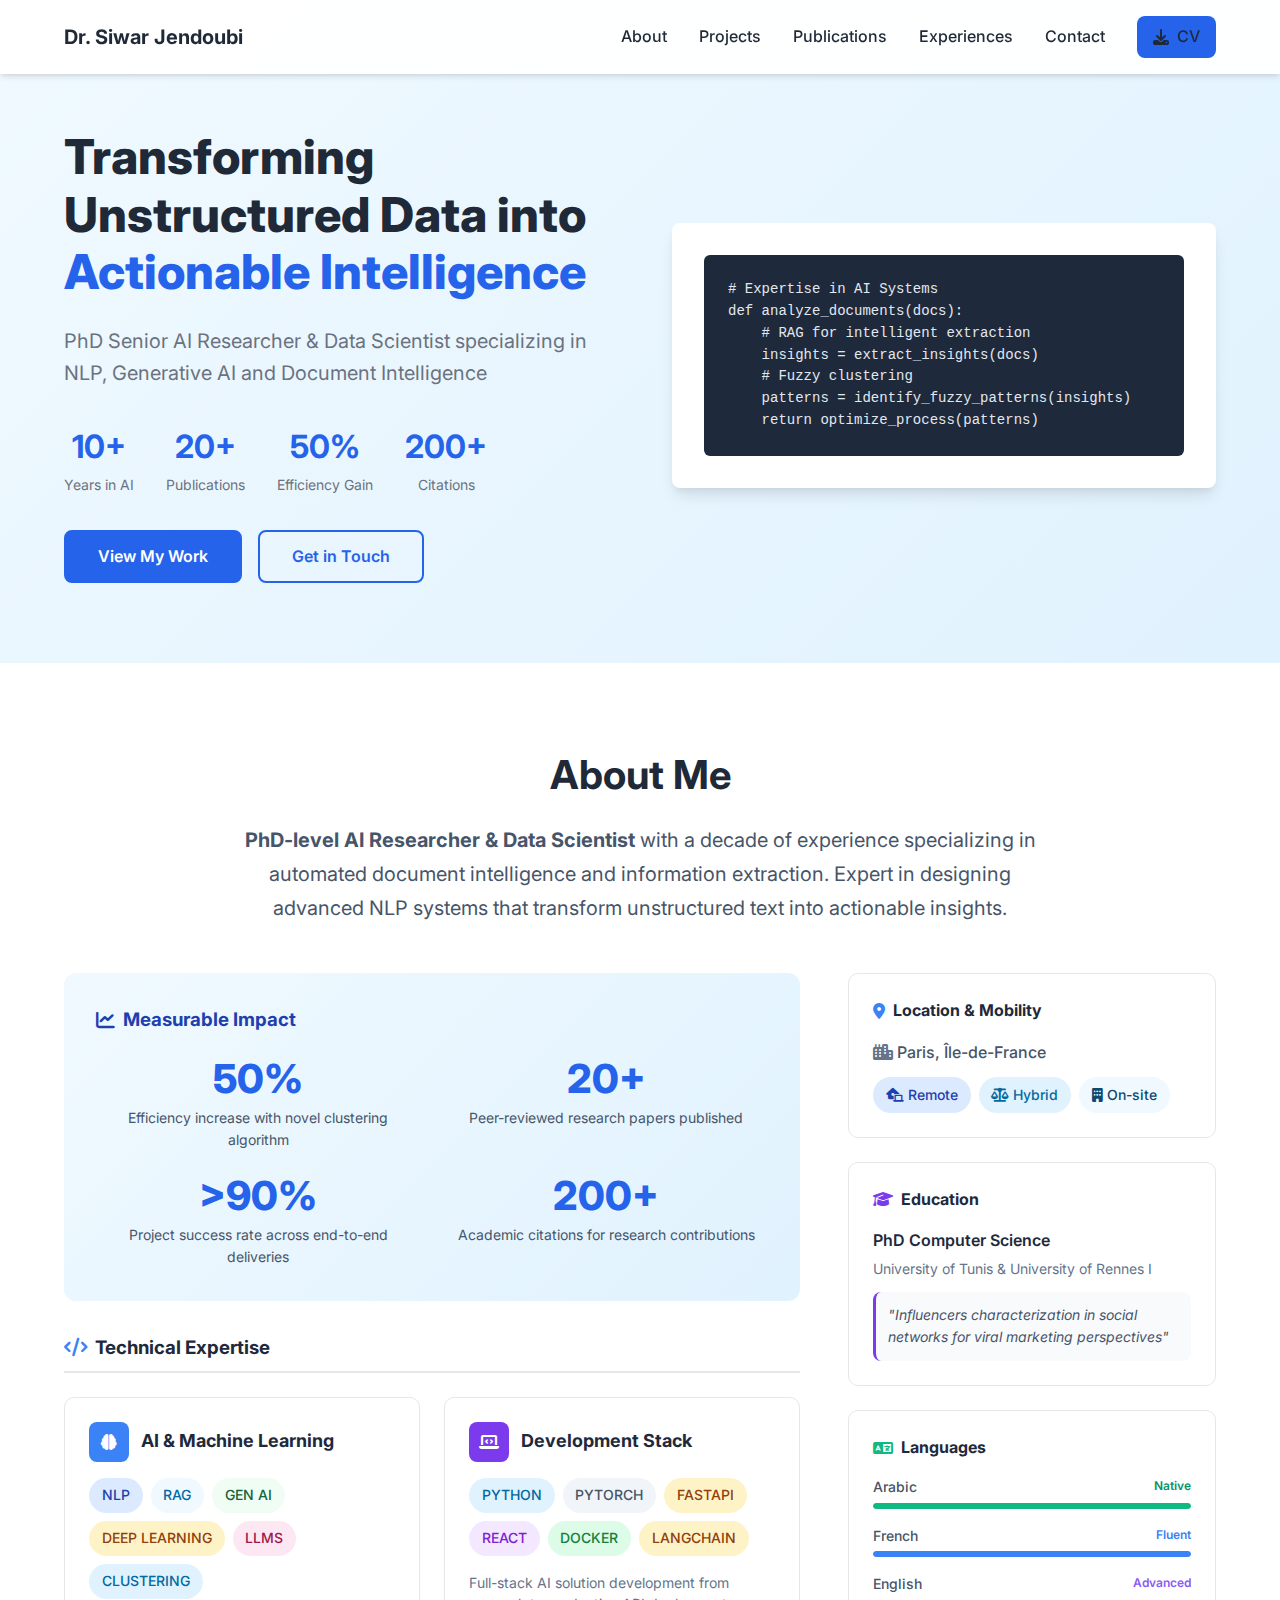
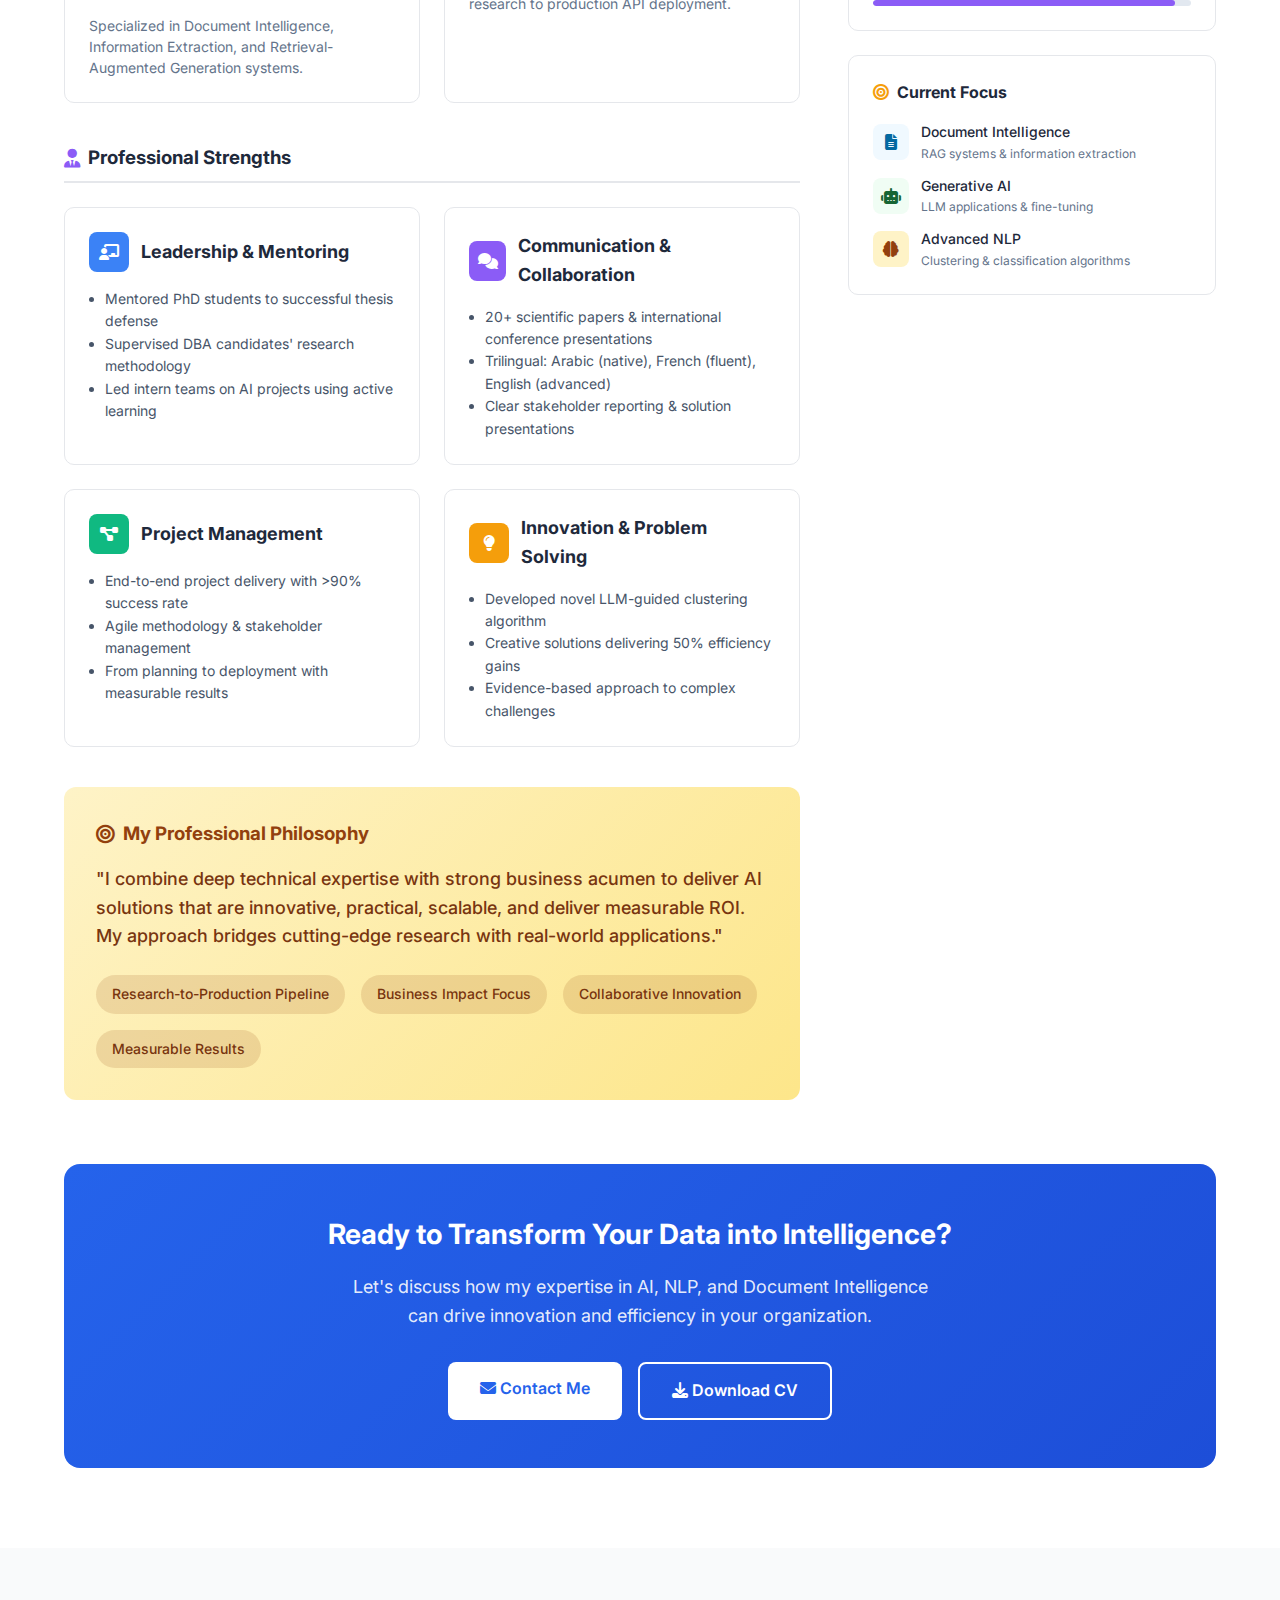
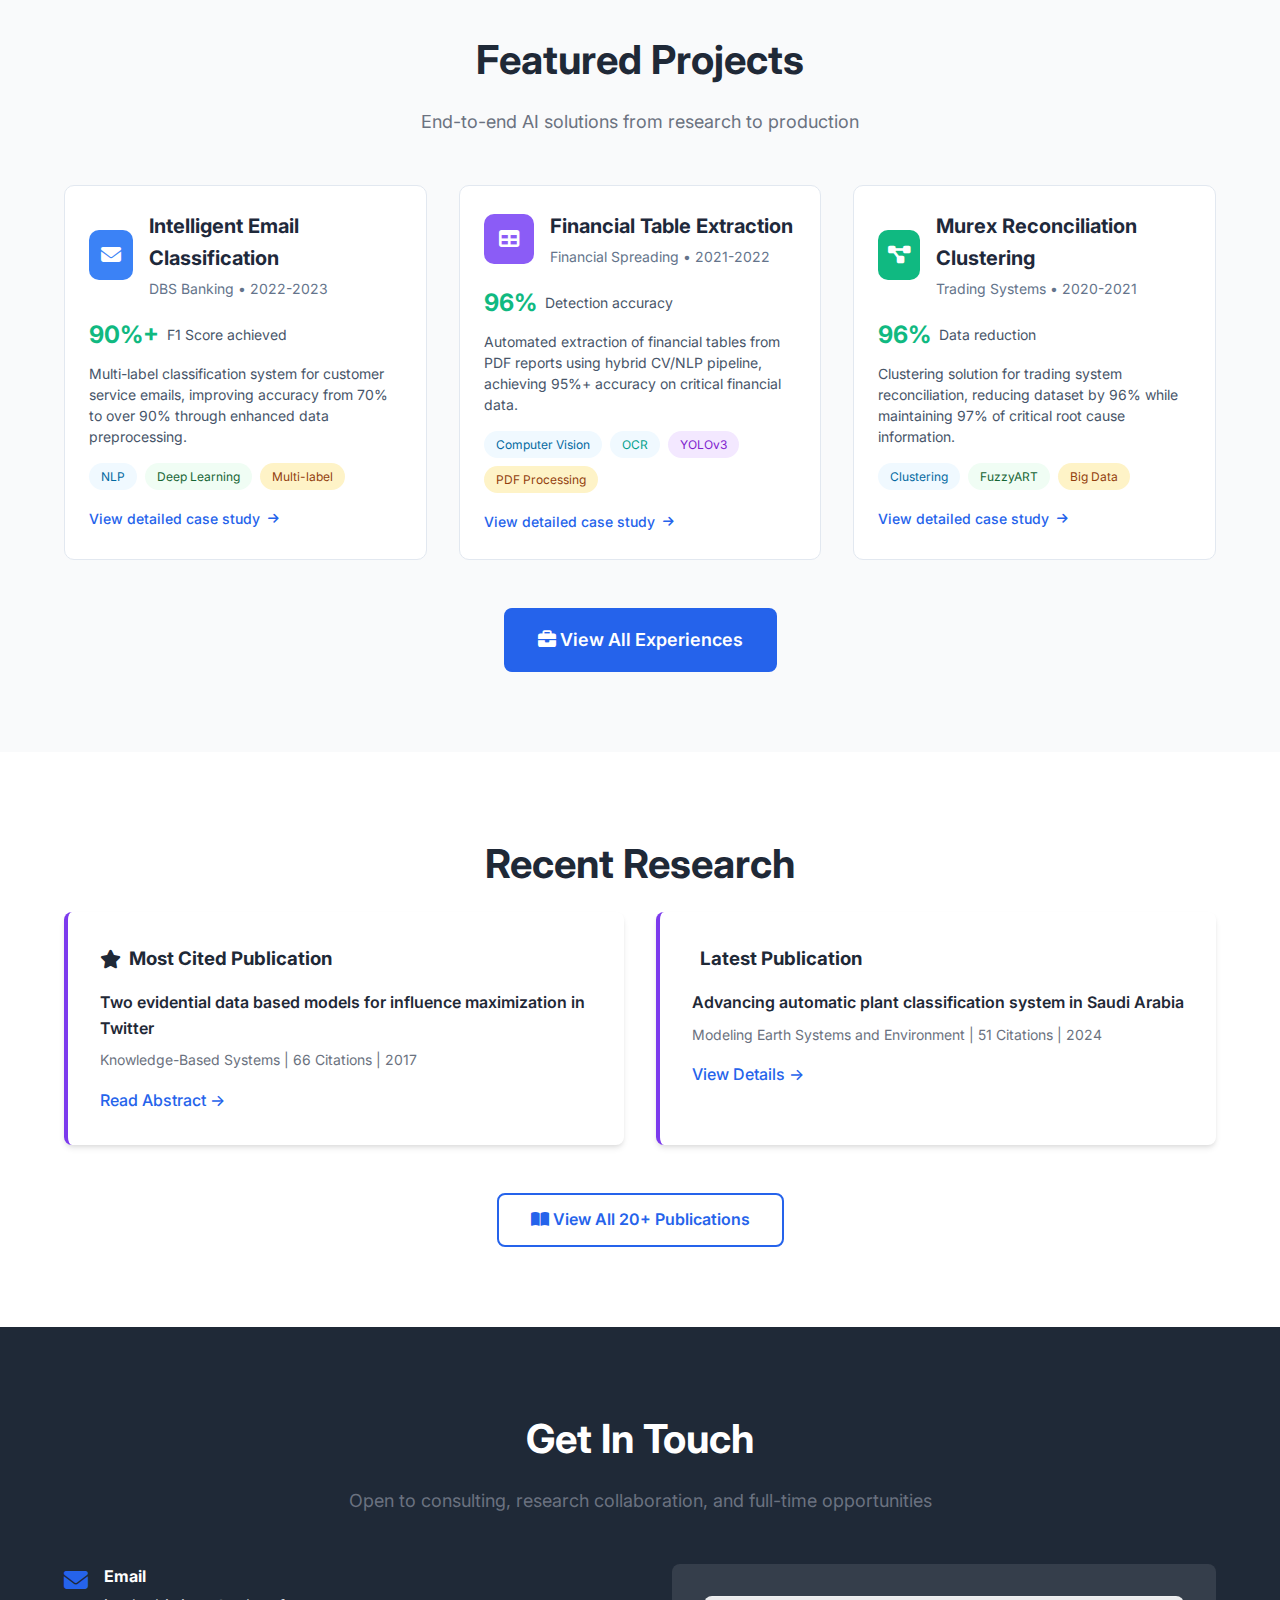
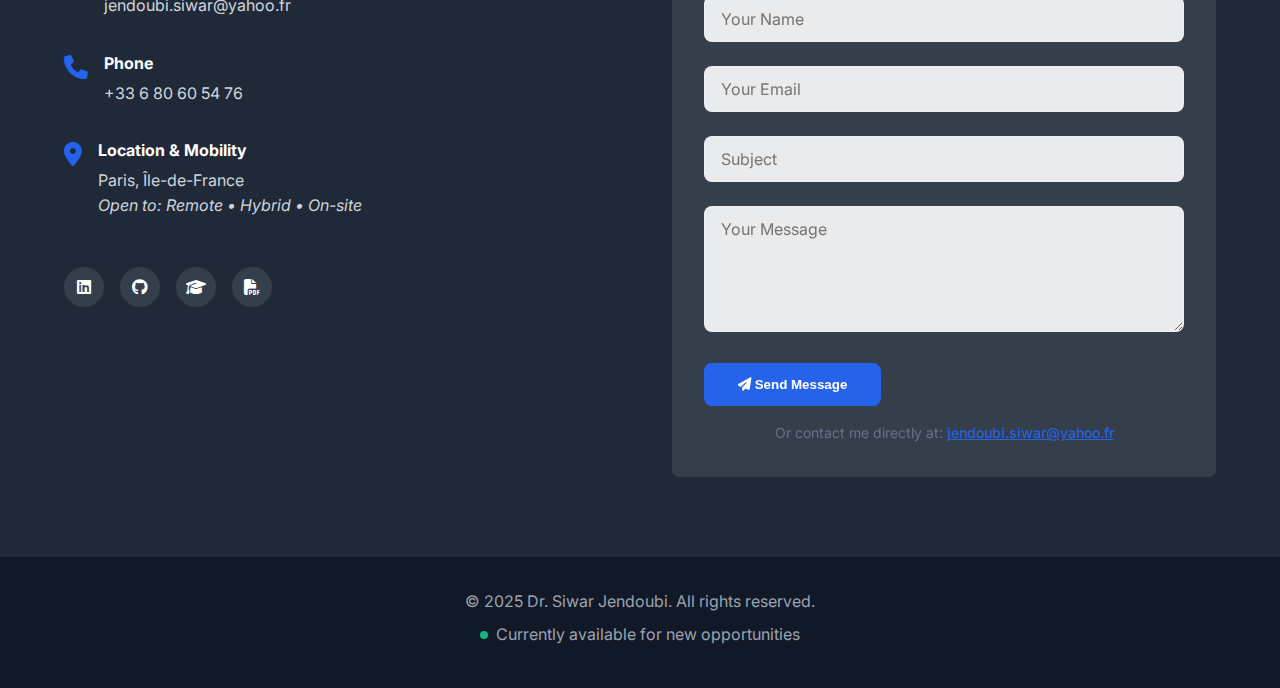
<file: index.html>
<!DOCTYPE html>
<html lang="en">
<head>
    <meta charset="UTF-8">
    <meta name="viewport" content="width=device-width, initial-scale=1.0">
    <title>Dr. Siwar Jendoubi - Senior AI Researcher</title>
    <link rel="stylesheet" href="style.css">
    <link rel="stylesheet" href="https://cdnjs.cloudflare.com/ajax/libs/font-awesome/6.4.0/css/all.min.css">
    <link href="https://fonts.googleapis.com/css2?family=Inter:wght@300;400;500;600;700&family=Roboto+Mono:wght@300;400&display=swap" rel="stylesheet">
    <meta name="description" content="PhD Senior AI Researcher specializing in NLP, Generative AI & Document Intelligence. 10+ years experience in AI research and production systems.">
    <meta name="keywords" content="AI Researcher, NLP, Generative AI, RAG, Machine Learning, PhD, Document Intelligence, Python, PyTorch">
</head>
<body>
    <!-- Navigation -->
    <nav class="navbar">
        <div class="nav-container">
            <a href="index.html" class="logo">Dr. Siwar Jendoubi</a>
            <div class="nav-links">
                <a href="#about">About</a>
                <a href="#projects">Projects</a>
                <a href="publications.html">Publications</a>
                <a href="experience.html">Experiences</a>
                <a href="#contact">Contact</a>
                <a href="assets/pdfs/cv_siwar_jendoubi.pdf" class="btn-cv" target="_blank">
                    <i class="fas fa-download"></i> CV
                </a>
            </div>
            <button class="menu-toggle">
                <i class="fas fa-bars"></i>
            </button>
        </div>
    </nav>

    <!-- Hero Section -->
    <section class="hero">
        <div class="hero-container">
            <div class="hero-text">
                <h1 class="hero-title">Transforming Unstructured Data into <span class="highlight">Actionable Intelligence</span></h1>
                <p class="hero-subtitle">PhD Senior AI Researcher & Data Scientist specializing in NLP, Generative AI and Document Intelligence</p>
                
                <div class="hero-metrics">
                    <div class="metric">
                        <span class="metric-number">10+</span>
                        <span class="metric-label">Years in AI</span>
                    </div>
                    <div class="metric">
                        <span class="metric-number">20+</span>
                        <span class="metric-label">Publications</span>
                    </div>
                    <div class="metric">
                        <span class="metric-number">50%</span>
                        <span class="metric-label">Efficiency Gain</span>
                    </div>
                    <div class="metric">
                        <span class="metric-number">200+</span>
                        <span class="metric-label">Citations</span>
                    </div>
                </div>

                <div class="hero-cta">
                    <a href="#projects" class="btn-primary">View My Work</a>
                    <a href="#contact" class="btn-secondary">Get in Touch</a>
                </div>
            </div>
            <div class="hero-image">
                <!-- Optional: Add profile image or AI visualization -->
                <div class="code-snippet">
                    <pre><code># Expertise in AI Systems
def analyze_documents(docs):
    # RAG for intelligent extraction
    insights = extract_insights(docs)
    # Fuzzy clustering
    patterns = identify_fuzzy_patterns(insights)
    return optimize_process(patterns)</code></pre>
                </div>
            </div>
        </div>
    </section>

    <!-- About Section -->
    <!-- About Section - VERSION SIMPLIFIÉE ET ALIGNÉE -->
<section id="about" class="section">
    <div class="container">
        <h2 class="section-title">About Me</h2>
        
        <!-- Introduction -->
        <div class="about-intro" style="max-width: 800px; margin: 0 auto 3rem; text-align: center;">
            <p style="font-size: 1.25rem; line-height: 1.7; color: #475569;">
                <strong>PhD-level AI Researcher & Data Scientist</strong> with a decade of experience specializing in automated document intelligence and information extraction. Expert in designing advanced NLP systems that transform unstructured text into actionable insights.
            </p>
        </div>

        <div class="about-grid" style="display: grid; grid-template-columns: 2fr 1fr; gap: 3rem;">
            
            <!-- Left Column - Main Content -->
            <div class="about-main">
                
                <!-- Impact Metrics -->
                <div class="impact-metrics" style="background: linear-gradient(135deg, #f0f9ff 0%, #e0f2fe 100%); padding: 2rem; border-radius: 12px; margin-bottom: 2rem;">
                    <h3 style="color: #1e40af; margin-bottom: 1.5rem; display: flex; align-items: center; gap: 0.5rem;">
                        <i class="fas fa-chart-line"></i> Measurable Impact
                    </h3>
                    <div class="metrics-grid" style="display: grid; grid-template-columns: repeat(2, 1fr); gap: 1.5rem;">
                        <div class="metric-item" style="text-align: center;">
                            <div class="metric-value" style="font-size: 2.5rem; font-weight: 800; color: #2563eb; line-height: 1;">50%</div>
                            <div class="metric-label" style="font-size: 0.875rem; color: #475569; margin-top: 0.5rem;">Efficiency increase with novel clustering algorithm</div>
                        </div>
                        <div class="metric-item" style="text-align: center;">
                            <div class="metric-value" style="font-size: 2.5rem; font-weight: 800; color: #2563eb; line-height: 1;">20+</div>
                            <div class="metric-label" style="font-size: 0.875rem; color: #475569; margin-top: 0.5rem;">Peer-reviewed research papers published</div>
                        </div>
                        <div class="metric-item" style="text-align: center;">
                            <div class="metric-value" style="font-size: 2.5rem; font-weight: 800; color: #2563eb; line-height: 1;">>90%</div>
                            <div class="metric-label" style="font-size: 0.875rem; color: #475569; margin-top: 0.5rem;">Project success rate across end-to-end deliveries</div>
                        </div>
                        <div class="metric-item" style="text-align: center;">
                            <div class="metric-value" style="font-size: 2.5rem; font-weight: 800; color: #2563eb; line-height: 1;">200+</div>
                            <div class="metric-label" style="font-size: 0.875rem; color: #475569; margin-top: 0.5rem;">Academic citations for research contributions</div>
                        </div>
                    </div>
                </div>

                <!-- Skills Container - UNIFORME -->
                <div class="skills-container">
                    
                    <!-- Technical Skills -->
                    <div class="skills-section" style="margin-bottom: 2.5rem;">
                        <h3 style="color: #1e293b; margin-bottom: 1.5rem; padding-bottom: 0.5rem; border-bottom: 2px solid #e5e7eb; display: flex; align-items: center; gap: 0.5rem;">
                            <i class="fas fa-code" style="color: #3b82f6;"></i> Technical Expertise
                        </h3>
                        
                        <div class="skills-grid" style="display: grid; grid-template-columns: repeat(auto-fit, minmax(300px, 1fr)); gap: 1.5rem;">
                            
                            <!-- AI & ML -->
                            <div class="skill-card" style="background: white; border: 1px solid #e5e7eb; border-radius: 10px; padding: 1.5rem;">
                                <div class="skill-header" style="display: flex; align-items: center; gap: 0.75rem; margin-bottom: 1rem;">
                                    <div class="skill-icon" style="background: #3b82f6; color: white; width: 40px; height: 40px; border-radius: 8px; display: flex; align-items: center; justify-content: center;">
                                        <i class="fas fa-brain"></i>
                                    </div>
                                    <h4 style="color: #1e293b; margin: 0; font-size: 1.125rem;">AI & Machine Learning</h4>
                                </div>
                                <div class="skill-tags" style="display: flex; flex-wrap: wrap; gap: 0.5rem;">
                                    <span class="tag" style="background: #dbeafe; color: #1e40af; padding: 0.4rem 0.8rem; border-radius: 20px; font-size: 0.875rem; font-weight: 500;">NLP</span>
                                    <span class="tag" style="background: #f0f9ff; color: #0369a1; padding: 0.4rem 0.8rem; border-radius: 20px; font-size: 0.875rem; font-weight: 500;">RAG</span>
                                    <span class="tag" style="background: #f0fdf4; color: #166534; padding: 0.4rem 0.8rem; border-radius: 20px; font-size: 0.875rem; font-weight: 500;">Gen AI</span>
                                    <span class="tag" style="background: #fef3c7; color: #92400e; padding: 0.4rem 0.8rem; border-radius: 20px; font-size: 0.875rem; font-weight: 500;">Deep Learning</span>
                                    <span class="tag" style="background: #fce7f3; color: #9d174d; padding: 0.4rem 0.8rem; border-radius: 20px; font-size: 0.875rem; font-weight: 500;">LLMs</span>
                                    <span class="tag" style="background: #e0f2fe; color: #0369a1; padding: 0.4rem 0.8rem; border-radius: 20px; font-size: 0.875rem; font-weight: 500;">Clustering</span>
                                </div>
                                <p class="skill-desc" style="color: #64748b; font-size: 0.875rem; margin-top: 1rem; line-height: 1.5;">
                                    Specialized in Document Intelligence, Information Extraction, and Retrieval-Augmented Generation systems.
                                </p>
                            </div>
                            
                            <!-- Development -->
                            <div class="skill-card" style="background: white; border: 1px solid #e5e7eb; border-radius: 10px; padding: 1.5rem;">
                                <div class="skill-header" style="display: flex; align-items: center; gap: 0.75rem; margin-bottom: 1rem;">
                                    <div class="skill-icon" style="background: #7c3aed; color: white; width: 40px; height: 40px; border-radius: 8px; display: flex; align-items: center; justify-content: center;">
                                        <i class="fas fa-laptop-code"></i>
                                    </div>
                                    <h4 style="color: #1e293b; margin: 0; font-size: 1.125rem;">Development Stack</h4>
                                </div>
                                <div class="skill-tags" style="display: flex; flex-wrap: wrap; gap: 0.5rem;">
                                    <span class="tag" style="background: #e0f2fe; color: #0369a1; padding: 0.4rem 0.8rem; border-radius: 20px; font-size: 0.875rem; font-weight: 500;">Python</span>
                                    <span class="tag" style="background: #f1f5f9; color: #475569; padding: 0.4rem 0.8rem; border-radius: 20px; font-size: 0.875rem; font-weight: 500;">PyTorch</span>
                                    <span class="tag" style="background: #fef3c7; color: #92400e; padding: 0.4rem 0.8rem; border-radius: 20px; font-size: 0.875rem; font-weight: 500;">FastAPI</span>
                                    <span class="tag" style="background: #f3e8ff; color: #7e22ce; padding: 0.4rem 0.8rem; border-radius: 20px; font-size: 0.875rem; font-weight: 500;">React</span>
                                    <span class="tag" style="background: #dcfce7; color: #15803d; padding: 0.4rem 0.8rem; border-radius: 20px; font-size: 0.875rem; font-weight: 500;">Docker</span>
                                    <span class="tag" style="background: #fef3c7; color: #92400e; padding: 0.4rem 0.8rem; border-radius: 20px; font-size: 0.875rem; font-weight: 500;">LangChain</span>
                                </div>
                                <p class="skill-desc" style="color: #64748b; font-size: 0.875rem; margin-top: 1rem; line-height: 1.5;">
                                    Full-stack AI solution development from research to production API deployment.
                                </p>
                            </div>
                            
                        </div>
                    </div>
                    
                    <!-- Professional Strengths - MÊME STRUCTURE -->
                    <div class="skills-section" style="margin-bottom: 2.5rem;">
                        <h3 style="color: #1e293b; margin-bottom: 1.5rem; padding-bottom: 0.5rem; border-bottom: 2px solid #e5e7eb; display: flex; align-items: center; gap: 0.5rem;">
                            <i class="fas fa-user-tie" style="color: #8b5cf6;"></i> Professional Strengths
                        </h3>
                        
                        <div class="skills-grid" style="display: grid; grid-template-columns: repeat(auto-fit, minmax(300px, 1fr)); gap: 1.5rem;">
                            
                            <!-- Leadership -->
                            <div class="skill-card" style="background: white; border: 1px solid #e5e7eb; border-radius: 10px; padding: 1.5rem;">
                                <div class="skill-header" style="display: flex; align-items: center; gap: 0.75rem; margin-bottom: 1rem;">
                                    <div class="skill-icon" style="background: #3b82f6; color: white; width: 40px; height: 40px; border-radius: 8px; display: flex; align-items: center; justify-content: center;">
                                        <i class="fas fa-chalkboard-teacher"></i>
                                    </div>
                                    <h4 style="color: #1e293b; margin: 0; font-size: 1.125rem;">Leadership & Mentoring</h4>
                                </div>
                                <ul style="color: #475569; font-size: 0.875rem; margin: 0; padding-left: 1rem; line-height: 1.6;">
                                    <li>Mentored PhD students to successful thesis defense</li>
                                    <li>Supervised DBA candidates' research methodology</li>
                                    <li>Led intern teams on AI projects using active learning</li>
                                </ul>
                            </div>
                            
                            <!-- Communication -->
                            <div class="skill-card" style="background: white; border: 1px solid #e5e7eb; border-radius: 10px; padding: 1.5rem;">
                                <div class="skill-header" style="display: flex; align-items: center; gap: 0.75rem; margin-bottom: 1rem;">
                                    <div class="skill-icon" style="background: #8b5cf6; color: white; width: 40px; height: 40px; border-radius: 8px; display: flex; align-items: center; justify-content: center;">
                                        <i class="fas fa-comments"></i>
                                    </div>
                                    <h4 style="color: #1e293b; margin: 0; font-size: 1.125rem;">Communication & Collaboration</h4>
                                </div>
                                <ul style="color: #475569; font-size: 0.875rem; margin: 0; padding-left: 1rem; line-height: 1.6;">
                                    <li>20+ scientific papers & international conference presentations</li>
                                    <li>Trilingual: Arabic (native), French (fluent), English (advanced)</li>
                                    <li>Clear stakeholder reporting & solution presentations</li>
                                </ul>
                            </div>
                            
                            <!-- Project Management -->
                            <div class="skill-card" style="background: white; border: 1px solid #e5e7eb; border-radius: 10px; padding: 1.5rem;">
                                <div class="skill-header" style="display: flex; align-items: center; gap: 0.75rem; margin-bottom: 1rem;">
                                    <div class="skill-icon" style="background: #10b981; color: white; width: 40px; height: 40px; border-radius: 8px; display: flex; align-items: center; justify-content: center;">
                                        <i class="fas fa-project-diagram"></i>
                                    </div>
                                    <h4 style="color: #1e293b; margin: 0; font-size: 1.125rem;">Project Management</h4>
                                </div>
                                <ul style="color: #475569; font-size: 0.875rem; margin: 0; padding-left: 1rem; line-height: 1.6;">
                                    <li>End-to-end project delivery with >90% success rate</li>
                                    <li>Agile methodology & stakeholder management</li>
                                    <li>From planning to deployment with measurable results</li>
                                </ul>
                            </div>
                            
                            <!-- Innovation -->
                            <div class="skill-card" style="background: white; border: 1px solid #e5e7eb; border-radius: 10px; padding: 1.5rem;">
                                <div class="skill-header" style="display: flex; align-items: center; gap: 0.75rem; margin-bottom: 1rem;">
                                    <div class="skill-icon" style="background: #f59e0b; color: white; width: 40px; height: 40px; border-radius: 8px; display: flex; align-items: center; justify-content: center;">
                                        <i class="fas fa-lightbulb"></i>
                                    </div>
                                    <h4 style="color: #1e293b; margin: 0; font-size: 1.125rem;">Innovation & Problem Solving</h4>
                                </div>
                                <ul style="color: #475569; font-size: 0.875rem; margin: 0; padding-left: 1rem; line-height: 1.6;">
                                    <li>Developed novel LLM-guided clustering algorithm</li>
                                    <li>Creative solutions delivering 50% efficiency gains</li>
                                    <li>Evidence-based approach to complex challenges</li>
                                </ul>
                            </div>
                            
                        </div>
                    </div>
                    
                </div>

                <!-- Philosophy Section -->
                <div class="philosophy" style="background: linear-gradient(135deg, #fef3c7 0%, #fde68a 100%); padding: 2rem; border-radius: 12px; margin-top: 2rem;">
                    <h3 style="color: #92400e; margin-bottom: 1rem; display: flex; align-items: center; gap: 0.5rem;">
                        <i class="fas fa-bullseye"></i> My Professional Philosophy
                    </h3>
                    <p style="color: #78350f; font-size: 1.125rem; line-height: 1.6; margin-bottom: 1.5rem; font-weight: 500;">
                        "I combine deep technical expertise with strong business acumen to deliver AI solutions that are innovative, practical, scalable, and deliver measurable ROI. My approach bridges cutting-edge research with real-world applications."
                    </p>
                    <div style="display: flex; flex-wrap: wrap; gap: 1rem;">
                        <span style="background: rgba(146, 64, 14, 0.15); color: #78350f; padding: 0.5rem 1rem; border-radius: 20px; font-size: 0.875rem; font-weight: 500;">
                            Research-to-Production Pipeline
                        </span>
                        <span style="background: rgba(146, 64, 14, 0.15); color: #78350f; padding: 0.5rem 1rem; border-radius: 20px; font-size: 0.875rem; font-weight: 500;">
                            Business Impact Focus
                        </span>
                        <span style="background: rgba(146, 64, 14, 0.15); color: #78350f; padding: 0.5rem 1rem; border-radius: 20px; font-size: 0.875rem; font-weight: 500;">
                            Collaborative Innovation
                        </span>
                        <span style="background: rgba(146, 64, 14, 0.15); color: #78350f; padding: 0.5rem 1rem; border-radius: 20px; font-size: 0.875rem; font-weight: 500;">
                            Measurable Results
                        </span>
                    </div>
                </div>
                
            </div>
            
            <!-- Right Column - Sidebar -->
            <div class="about-sidebar">
                
                <!-- Location & Mobility -->
                <div class="sidebar-card" style="background: white; border: 1px solid #e5e7eb; border-radius: 10px; padding: 1.5rem; margin-bottom: 1.5rem;">
                    <h4 style="color: #1e293b; margin-bottom: 1rem; display: flex; align-items: center; gap: 0.5rem;">
                        <i class="fas fa-map-marker-alt" style="color: #3b82f6;"></i> Location & Mobility
                    </h4>
                    <p style="color: #475569; margin-bottom: 0.75rem; font-weight: 500;">
                        <i class="fas fa-city" style="color: #64748b;"></i> Paris, Île-de-France
                    </p>
                    <div style="display: flex; flex-wrap: wrap; gap: 0.5rem;">
                        <span style="background: #dbeafe; color: #1e40af; padding: 0.4rem 0.8rem; border-radius: 20px; font-size: 0.875rem; font-weight: 500;">
                            <i class="fas fa-laptop-house"></i> Remote
                        </span>
                        <span style="background: #e0f2fe; color: #0369a1; padding: 0.4rem 0.8rem; border-radius: 20px; font-size: 0.875rem; font-weight: 500;">
                            <i class="fas fa-balance-scale"></i> Hybrid
                        </span>
                        <span style="background: #f0f9ff; color: #0c4a6e; padding: 0.4rem 0.8rem; border-radius: 20px; font-size: 0.875rem; font-weight: 500;">
                            <i class="fas fa-building"></i> On-site
                        </span>
                    </div>
                </div>
                
                <!-- Education -->
                <div class="sidebar-card" style="background: white; border: 1px solid #e5e7eb; border-radius: 10px; padding: 1.5rem; margin-bottom: 1.5rem;">
                    <h4 style="color: #1e293b; margin-bottom: 1rem; display: flex; align-items: center; gap: 0.5rem;">
                        <i class="fas fa-graduation-cap" style="color: #7c3aed;"></i> Education
                    </h4>
                    <div>
                        <p style="color: #1e293b; margin-bottom: 0.25rem; font-weight: 600; font-size: 1rem;">PhD Computer Science</p>
                        <p style="color: #64748b; font-size: 0.875rem; margin-bottom: 0.75rem;">
                            University of Tunis & University of Rennes I
                        </p>
                        <div style="background: #f8fafc; padding: 0.75rem; border-radius: 8px; border-left: 3px solid #7c3aed;">
                            <p style="color: #475569; font-size: 0.875rem; margin: 0; font-style: italic;">
                                "Influencers characterization in social networks for viral marketing perspectives"
                            </p>
                        </div>
                    </div>
                </div>
                
                <!-- Languages -->
                <div class="sidebar-card" style="background: white; border: 1px solid #e5e7eb; border-radius: 10px; padding: 1.5rem; margin-bottom: 1.5rem;">
                    <h4 style="color: #1e293b; margin-bottom: 1rem; display: flex; align-items: center; gap: 0.5rem;">
                        <i class="fas fa-language" style="color: #10b981;"></i> Languages
                    </h4>
                    <div style="display: flex; flex-direction: column; gap: 1rem;">
                        <div>
                            <div style="display: flex; justify-content: space-between; margin-bottom: 0.25rem;">
                                <span style="color: #475569; font-size: 0.875rem; font-weight: 500;">Arabic</span>
                                <span style="color: #059669; font-size: 0.75rem; font-weight: 600;">Native</span>
                            </div>
                            <div style="height: 6px; background: #e2e8f0; border-radius: 3px; overflow: hidden;">
                                <div style="width: 100%; height: 100%; background: #10b981; border-radius: 3px;"></div>
                            </div>
                        </div>
                        <div>
                            <div style="display: flex; justify-content: space-between; margin-bottom: 0.25rem;">
                                <span style="color: #475569; font-size: 0.875rem; font-weight: 500;">French</span>
                                <span style="color: #3b82f6; font-size: 0.75rem; font-weight: 600;">Fluent</span>
                            </div>
                            <div style="height: 6px; background: #e2e8f0; border-radius: 3px; overflow: hidden;">
                                <div style="width: 100%; height: 100%; background: #3b82f6; border-radius: 3px;"></div>
                            </div>
                        </div>
                        <div>
                            <div style="display: flex; justify-content: space-between; margin-bottom: 0.25rem;">
                                <span style="color: #475569; font-size: 0.875rem; font-weight: 500;">English</span>
                                <span style="color: #8b5cf6; font-size: 0.75rem; font-weight: 600;">Advanced</span>
                            </div>
                            <div style="height: 6px; background: #e2e8f0; border-radius: 3px; overflow: hidden;">
                                <div style="width: 95%; height: 100%; background: #8b5cf6; border-radius: 3px;"></div>
                            </div>
                        </div>
                    </div>
                </div>
                
                <!-- Current Focus -->
                <div class="sidebar-card" style="background: white; border: 1px solid #e5e7eb; border-radius: 10px; padding: 1.5rem;">
                    <h4 style="color: #1e293b; margin-bottom: 1rem; display: flex; align-items: center; gap: 0.5rem;">
                        <i class="fas fa-bullseye" style="color: #f59e0b;"></i> Current Focus
                    </h4>
                    <div style="display: flex; flex-direction: column; gap: 0.75rem;">
                        <div style="display: flex; align-items: center; gap: 0.75rem;">
                            <div style="background: #f0f9ff; color: #0369a1; width: 36px; height: 36px; border-radius: 8px; display: flex; align-items: center; justify-content: center;">
                                <i class="fas fa-file-alt"></i>
                            </div>
                            <div>
                                <p style="color: #1e293b; margin: 0; font-weight: 500; font-size: 0.875rem;">Document Intelligence</p>
                                <p style="color: #64748b; margin: 0; font-size: 0.75rem;">RAG systems & information extraction</p>
                            </div>
                        </div>
                        <div style="display: flex; align-items: center; gap: 0.75rem;">
                            <div style="background: #f0fdf4; color: #166534; width: 36px; height: 36px; border-radius: 8px; display: flex; align-items: center; justify-content: center;">
                                <i class="fas fa-robot"></i>
                            </div>
                            <div>
                                <p style="color: #1e293b; margin: 0; font-weight: 500; font-size: 0.875rem;">Generative AI</p>
                                <p style="color: #64748b; margin: 0; font-size: 0.75rem;">LLM applications & fine-tuning</p>
                            </div>
                        </div>
                        <div style="display: flex; align-items: center; gap: 0.75rem;">
                            <div style="background: #fef3c7; color: #92400e; width: 36px; height: 36px; border-radius: 8px; display: flex; align-items: center; justify-content: center;">
                                <i class="fas fa-brain"></i>
                            </div>
                            <div>
                                <p style="color: #1e293b; margin: 0; font-weight: 500; font-size: 0.875rem;">Advanced NLP</p>
                                <p style="color: #64748b; margin: 0; font-size: 0.75rem;">Clustering & classification algorithms</p>
                            </div>
                        </div>
                    </div>
                </div>
                
            </div>
            
        </div>
        
        <!-- Call to Action -->
        <div class="cta-section" style="text-align: center; margin-top: 4rem; padding: 3rem; background: linear-gradient(135deg, #2563eb 0%, #1d4ed8 100%); border-radius: 16px; color: white;">
            <h3 style="color: white; margin-bottom: 1rem; font-size: 1.75rem;">Ready to Transform Your Data into Intelligence?</h3>
            <p style="color: rgba(255, 255, 255, 0.9); margin-bottom: 2rem; max-width: 600px; margin-left: auto; margin-right: auto; font-size: 1.125rem;">
                Let's discuss how my expertise in AI, NLP, and Document Intelligence can drive innovation and efficiency in your organization.
            </p>
            <div style="display: flex; gap: 1rem; justify-content: center; flex-wrap: wrap;">
                <a href="#contact" class="btn-primary" style="background: white; color: #2563eb; border: none; padding: 0.875rem 2rem; font-weight: 600; font-size: 1rem;">
                    <i class="fas fa-envelope"></i> Contact Me
                </a>
                <a href="assets/pdfs/cv_siwar_jendoubi.pdf" class="btn-secondary" style="background: transparent; color: white; border: 2px solid white; padding: 0.875rem 2rem; font-weight: 600; font-size: 1rem;" target="_blank">
                    <i class="fas fa-download"></i> Download CV
                </a>
            </div>
        </div>
        
    </div>
</section>

    <!-- Projects Section -->
    <section id="projects" class="section bg-light">
        <div class="container">
            <h2 class="section-title">Featured Projects</h2>
            <p class="section-subtitle">End-to-end AI solutions from research to production</p>
           


        <div class="experiences-grid" style="display: grid; grid-template-columns: repeat(auto-fit, minmax(300px, 1fr)); gap: 2rem; margin-top: 3rem;">
            
            <!-- Email Classification Project -->
            <div class="experience-card" style="background: white; border: 1px solid #e2e8f0; border-radius: 10px; padding: 1.5rem; transition: all 0.3s;">
                <div style="display: flex; align-items: center; gap: 1rem; margin-bottom: 1rem;">
                    <div style="background: #3b82f6; color: white; width: 50px; height: 50px; border-radius: 10px; display: flex; align-items: center; justify-content: center; font-size: 1.25rem;">
                        <i class="fas fa-envelope"></i>
                    </div>
                    <div>
                        <h3 style="color: #1e293b; margin: 0; font-size: 1.25rem;">Intelligent Email Classification</h3>
                        <p style="color: #64748b; margin: 0.25rem 0 0 0; font-size: 0.875rem;">DBS Banking • 2022-2023</p>
                    </div>
                </div>
                
                <div style="margin-bottom: 1rem;">
                    <div style="display: flex; align-items: center; gap: 0.5rem; margin-bottom: 0.5rem;">
                        <span style="font-size: 1.5rem; font-weight: 700; color: #10b981;">90%+</span>
                        <span style="color: #475569; font-size: 0.875rem;">F1 Score achieved</span>
                    </div>
                    <p style="color: #475569; font-size: 0.875rem; line-height: 1.5; margin-bottom: 1rem;">
                        Multi-label classification system for customer service emails, improving accuracy from 70% to over 90% through enhanced data preprocessing.
                    </p>
                </div>
                
                <div style="display: flex; flex-wrap: wrap; gap: 0.5rem; margin-bottom: 1rem;">
                    <span style="background: #f0f9ff; color: #0369a1; padding: 0.25rem 0.75rem; border-radius: 20px; font-size: 0.75rem;">NLP</span>
                    <span style="background: #f0fdf4; color: #166534; padding: 0.25rem 0.75rem; border-radius: 20px; font-size: 0.75rem;">Deep Learning</span>
                    <span style="background: #fef3c7; color: #92400e; padding: 0.25rem 0.75rem; border-radius: 20px; font-size: 0.75rem;">Multi-label</span>
                </div>
                
                <a href="experience.html#email-classification" class="experience-link" style="display: inline-flex; align-items: center; gap: 0.5rem; color: #2563eb; text-decoration: none; font-weight: 500; font-size: 0.875rem;">
                    View detailed case study <i class="fas fa-arrow-right" style="font-size: 0.75rem;"></i>
                </a>
            </div>
            
            <!-- Financial Table Extraction -->
            <div class="experience-card" style="background: white; border: 1px solid #e2e8f0; border-radius: 10px; padding: 1.5rem; transition: all 0.3s;">
                <div style="display: flex; align-items: center; gap: 1rem; margin-bottom: 1rem;">
                    <div style="background: #8b5cf6; color: white; width: 50px; height: 50px; border-radius: 10px; display: flex; align-items: center; justify-content: center; font-size: 1.25rem;">
                        <i class="fas fa-table"></i>
                    </div>
                    <div>
                        <h3 style="color: #1e293b; margin: 0; font-size: 1.25rem;">Financial Table Extraction</h3>
                        <p style="color: #64748b; margin: 0.25rem 0 0 0; font-size: 0.875rem;">Financial Spreading • 2021-2022</p>
                    </div>
                </div>
                
                <div style="margin-bottom: 1rem;">
                    <div style="display: flex; align-items: center; gap: 0.5rem; margin-bottom: 0.5rem;">
                        <span style="font-size: 1.5rem; font-weight: 700; color: #10b981;">96%</span>
                        <span style="color: #475569; font-size: 0.875rem;">Detection accuracy</span>
                    </div>
                    <p style="color: #475569; font-size: 0.875rem; line-height: 1.5; margin-bottom: 1rem;">
                        Automated extraction of financial tables from PDF reports using hybrid CV/NLP pipeline, achieving 95%+ accuracy on critical financial data.
                    </p>
                </div>
                
                <div style="display: flex; flex-wrap: wrap; gap: 0.5rem; margin-bottom: 1rem;">
                    <span style="background: #f0f9ff; color: #0369a1; padding: 0.25rem 0.75rem; border-radius: 20px; font-size: 0.75rem;">Computer Vision</span>
                    <span style="background: #f0f9ff; color: #03a18c; padding: 0.25rem 0.75rem; border-radius: 20px; font-size: 0.75rem;">OCR</span>

                    <span style="background: #f3e8ff; color: #7e22ce; padding: 0.25rem 0.75rem; border-radius: 20px; font-size: 0.75rem;">YOLOv3</span>
                    <span style="background: #fef3c7; color: #92400e; padding: 0.25rem 0.75rem; border-radius: 20px; font-size: 0.75rem;">PDF Processing</span>
                </div>
                
                <a href="experience.html#financial-extraction" class="experience-link" style="display: inline-flex; align-items: center; gap: 0.5rem; color: #2563eb; text-decoration: none; font-weight: 500; font-size: 0.875rem;">
                    View detailed case study <i class="fas fa-arrow-right" style="font-size: 0.75rem;"></i>
                </a>
            </div>
            
            <!-- Murex Reconciliation -->
            <div class="experience-card" style="background: white; border: 1px solid #e2e8f0; border-radius: 10px; padding: 1.5rem; transition: all 0.3s;">
                <div style="display: flex; align-items: center; gap: 1rem; margin-bottom: 1rem;">
                    <div style="background: #10b981; color: white; width: 50px; height: 50px; border-radius: 10px; display: flex; align-items: center; justify-content: center; font-size: 1.25rem;">
                        <i class="fas fa-project-diagram"></i>
                    </div>
                    <div>
                        <h3 style="color: #1e293b; margin: 0; font-size: 1.25rem;">Murex Reconciliation Clustering</h3>
                        <p style="color: #64748b; margin: 0.25rem 0 0 0; font-size: 0.875rem;">Trading Systems • 2020-2021</p>
                    </div>
                </div>
                
                <div style="margin-bottom: 1rem;">
                    <div style="display: flex; align-items: center; gap: 0.5rem; margin-bottom: 0.5rem;">
                        <span style="font-size: 1.5rem; font-weight: 700; color: #10b981;">96%</span>
                        <span style="color: #475569; font-size: 0.875rem;">Data reduction</span>
                    </div>
                    <p style="color: #475569; font-size: 0.875rem; line-height: 1.5; margin-bottom: 1rem;">
                        Clustering solution for trading system reconciliation, reducing dataset by 96% while maintaining 97% of critical root cause information.
                    </p>
                </div>
                
                <div style="display: flex; flex-wrap: wrap; gap: 0.5rem; margin-bottom: 1rem;">
                    <span style="background: #f0f9ff; color: #0369a1; padding: 0.25rem 0.75rem; border-radius: 20px; font-size: 0.75rem;">Clustering</span>
                    <span style="background: #f0fdf4; color: #166534; padding: 0.25rem 0.75rem; border-radius: 20px; font-size: 0.75rem;">FuzzyART</span>
                    <span style="background: #fef3c7; color: #92400e; padding: 0.25rem 0.75rem; border-radius: 20px; font-size: 0.75rem;">Big Data</span>
                </div>
                
                <a href="experience.html#murex-clustering" class="experience-link" style="display: inline-flex; align-items: center; gap: 0.5rem; color: #2563eb; text-decoration: none; font-weight: 500; font-size: 0.875rem;">
                    View detailed case study <i class="fas fa-arrow-right" style="font-size: 0.75rem;"></i>
                </a>
            </div>
            
        </div>
        
        <div style="text-align: center; margin-top: 3rem;">
            <a href="experience.html" class="btn-primary" style="padding: 1rem 2rem; font-size: 1.125rem;">
                <i class="fas fa-briefcase"></i> View All Experiences
            </a>
        </div>
    </div>
</section>

    <!-- Publications Preview -->
    <section class="section">
        <div class="container">
            <h2 class="section-title">Recent Research</h2>
            
            <div class="publications-preview">
                <div class="publication-highlight">
                    <h3><i class="fas fa-star"></i> Most Cited Publication</h3>
                    <p class="pub-title">Two evidential data based models for influence maximization in Twitter</p>
                    <p class="pub-meta">Knowledge-Based Systems | 66 Citations | 2017</p>
                    <a href="publications.html" class="pub-link">Read Abstract →</a>
                </div>
                
                <div class="publication-highlight">
                    <h3><i class="fas fa-trending-up"></i> Latest Publication</h3>
                    <p class="pub-title">Advancing automatic plant classification system in Saudi Arabia</p>
                    <p class="pub-meta">Modeling Earth Systems and Environment | 51 Citations | 2024</p>
                    <a href="publications.html" class="pub-link">View Details →</a>
                </div>
            </div>
            
            <div class="text-center">
                <a href="publications.html" class="btn-secondary">
                    <i class="fas fa-book-open"></i> View All 20+ Publications
                </a>
            </div>
        </div>
    </section>

    <!-- Contact Section -->
    <section id="contact" class="section bg-dark">
        <div class="container">
            <h2 class="section-title light">Get In Touch</h2>
            <p class="section-subtitle light">Open to consulting, research collaboration, and full-time opportunities</p>
            
            <div class="contact-container">
                <div class="contact-info">
                    <div class="contact-item">
                        <i class="fas fa-envelope"></i>
                        <div>
                            <h4>Email</h4>
                            <a href="mailto:jendoubi.siwar@yahoo.fr">jendoubi.siwar@yahoo.fr</a>
                        </div>
                    </div>
                    
                    <div class="contact-item">
                        <i class="fas fa-phone"></i>
                        <div>
                            <h4>Phone</h4>
                            <a href="tel:+33680605476">+33 6 80 60 54 76</a>
                        </div>
                    </div>
                    
                    <div class="contact-item">
                        <i class="fas fa-map-marker-alt"></i>
                        <div>
                            <h4>Location & Mobility</h4>
                            <p>Paris, Île-de-France</p>
                            <p><em>Open to: Remote • Hybrid • On-site</em></p>
                        </div>
                    </div>
                    
                    <div class="social-links">
                        <a href="https://www.linkedin.com/in/siwar-jendoubi/" target="_blank" class="social-link">
                            <i class="fab fa-linkedin"></i>
                        </a>
                        <a href="https://github.com/Siwar-J" target="_blank" class="social-link">
                            <i class="fab fa-github"></i>
                        </a>
                        <a href="https://scholar.google.com/citations?user=-oNKimAAAAAJ&hl=fr" target="_blank" class="social-link">
                            <i class="fas fa-graduation-cap"></i>
                        </a>
                        <a href="assets/pdfs/cv_siwar_jendoubi.pdf" target="_blank" class="social-link">
                            <i class="fas fa-file-pdf"></i>
                        </a>
                    </div>
                </div>
                
                <!-- Contact Form - Simple Version -->
<div class="contact-form">
    <form id="contactForm" onsubmit="return sendMailTo(event)">
        <div class="form-group">
            <input type="text" id="name" name="name" placeholder="Your Name" required>
        </div>
        <div class="form-group">
            <input type="email" id="email" name="email" placeholder="Your Email" required>
        </div>
        <div class="form-group">
            <input type="text" id="subject" name="subject" placeholder="Subject" required>
        </div>
        <div class="form-group">
            <textarea id="message" name="message" placeholder="Your Message" rows="5" required></textarea>
        </div>
        <button type="submit" class="btn-primary">
            <i class="fas fa-paper-plane"></i> Send Message
        </button>
    </form>
    
    <p style="text-align: center; margin-top: 1rem; color: #64748b; font-size: 0.875rem;">
        Or contact me directly at: 
        <a href="mailto:jendoubi.siwar@yahoo.fr" style="color: #2563eb; font-weight: 500;">
            jendoubi.siwar@yahoo.fr
        </a>
    </p>
</div>
            </div>
        </div>
    </section>

    
    <!-- Footer -->
    <footer class="footer">
        <div class="container">
            <p>© 2025 Dr. Siwar Jendoubi. All rights reserved.</p>
            <p class="footer-status">
                <span class="status-indicator"></span> 
                Currently available for new opportunities
            </p>
        </div>
    </footer>

    <script src="script.js"></script>
</body>
</html>
</file>
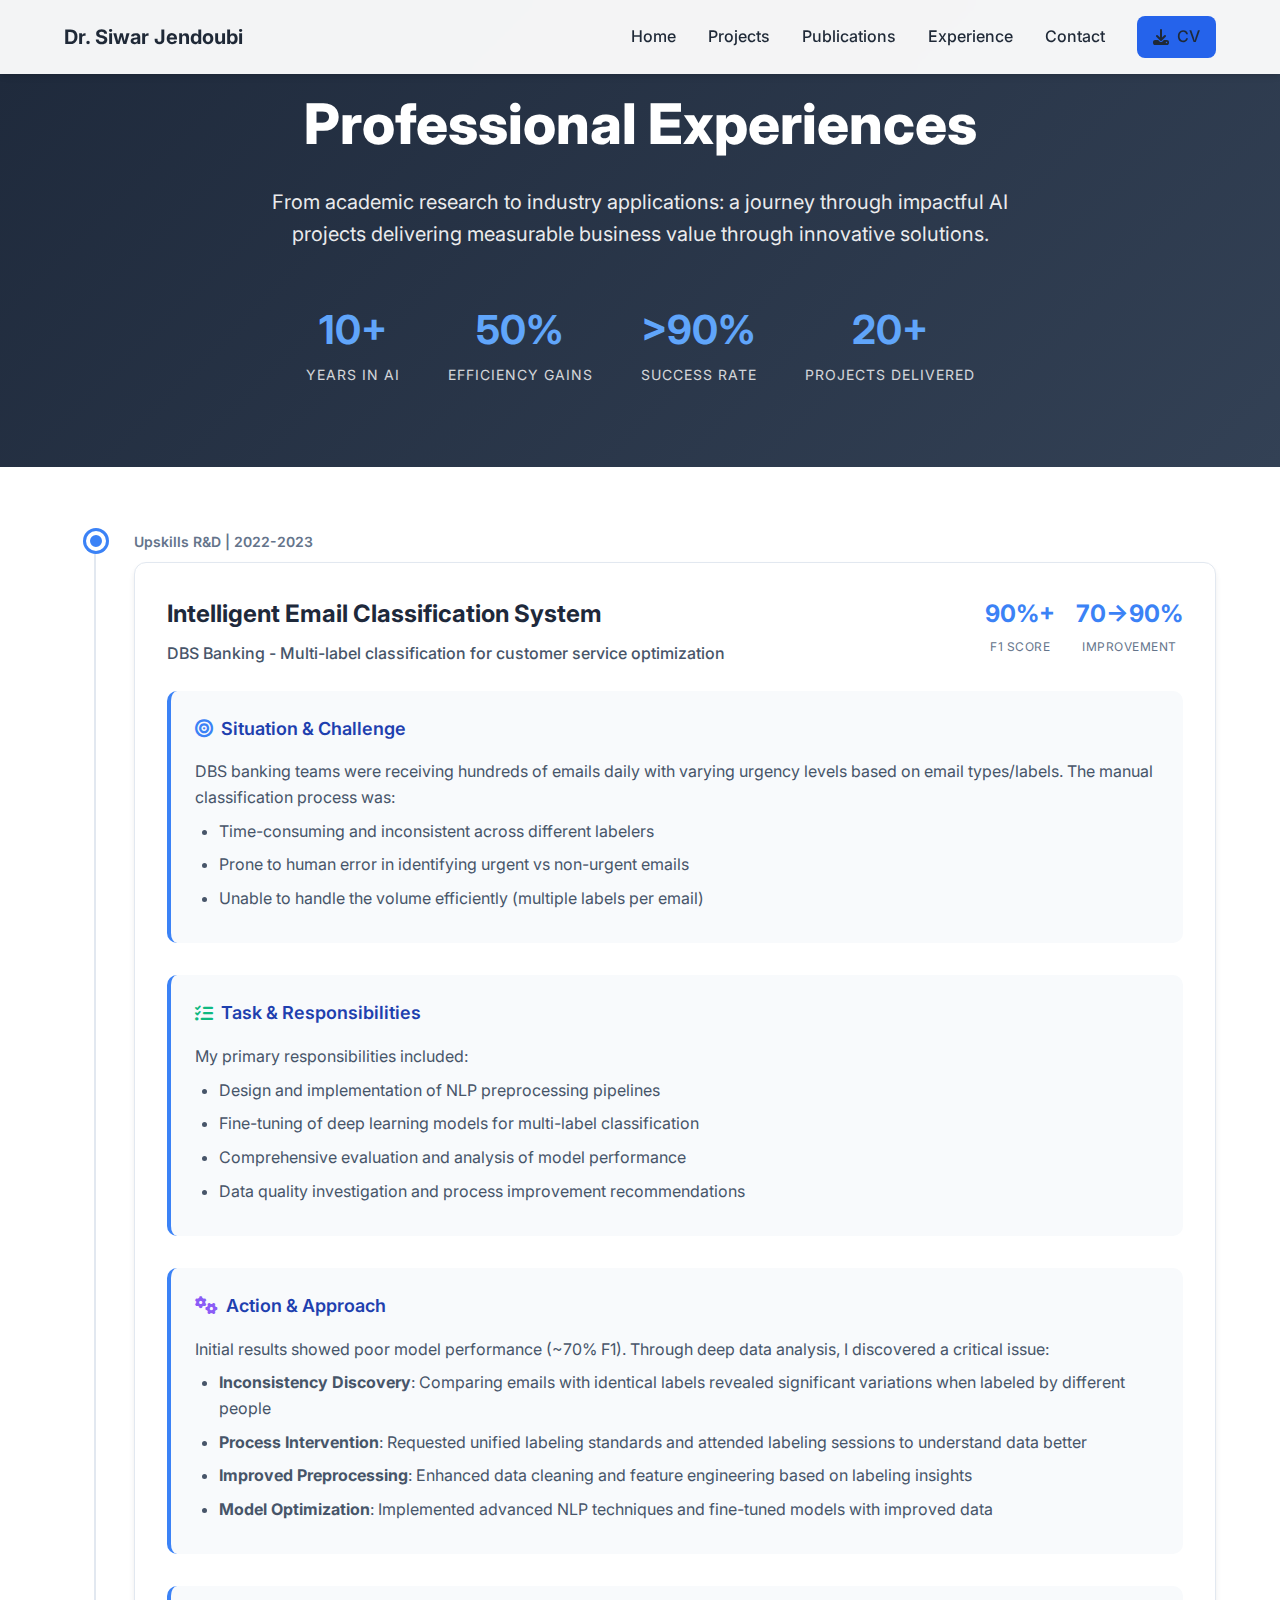
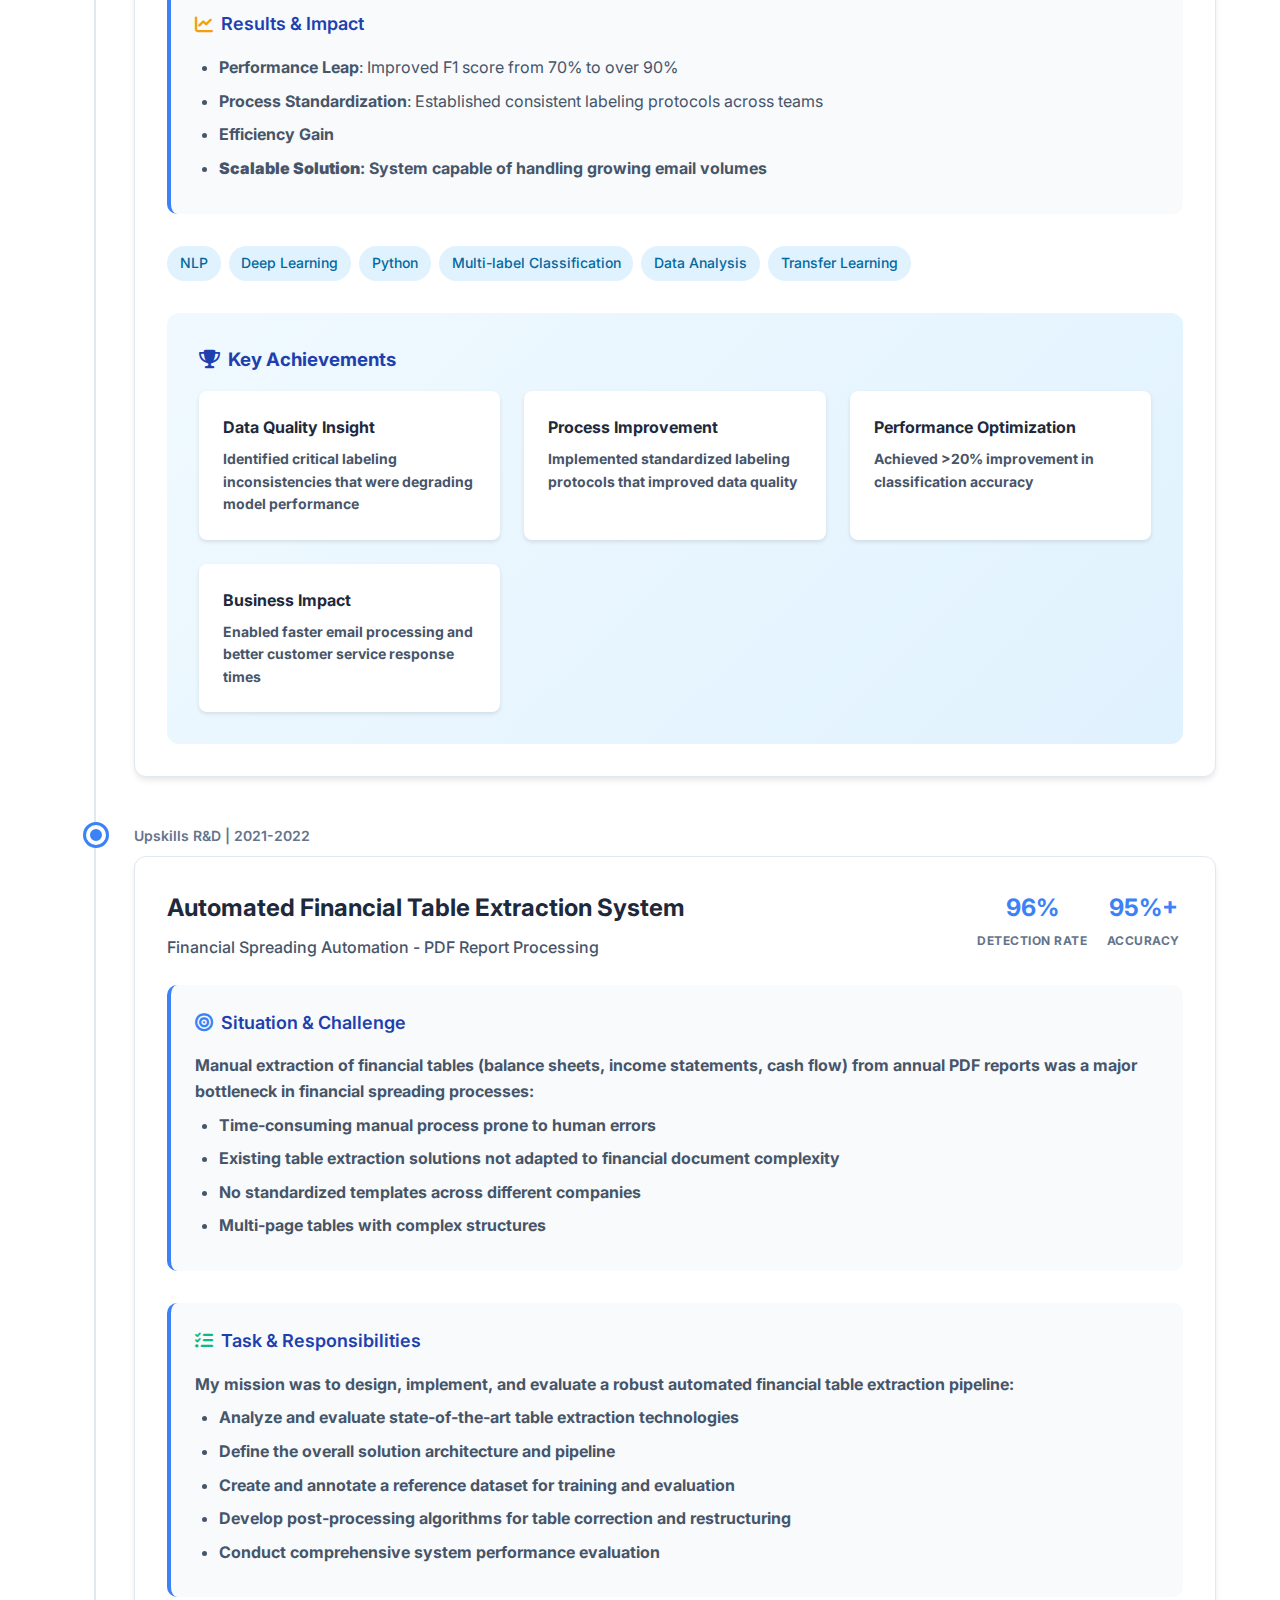
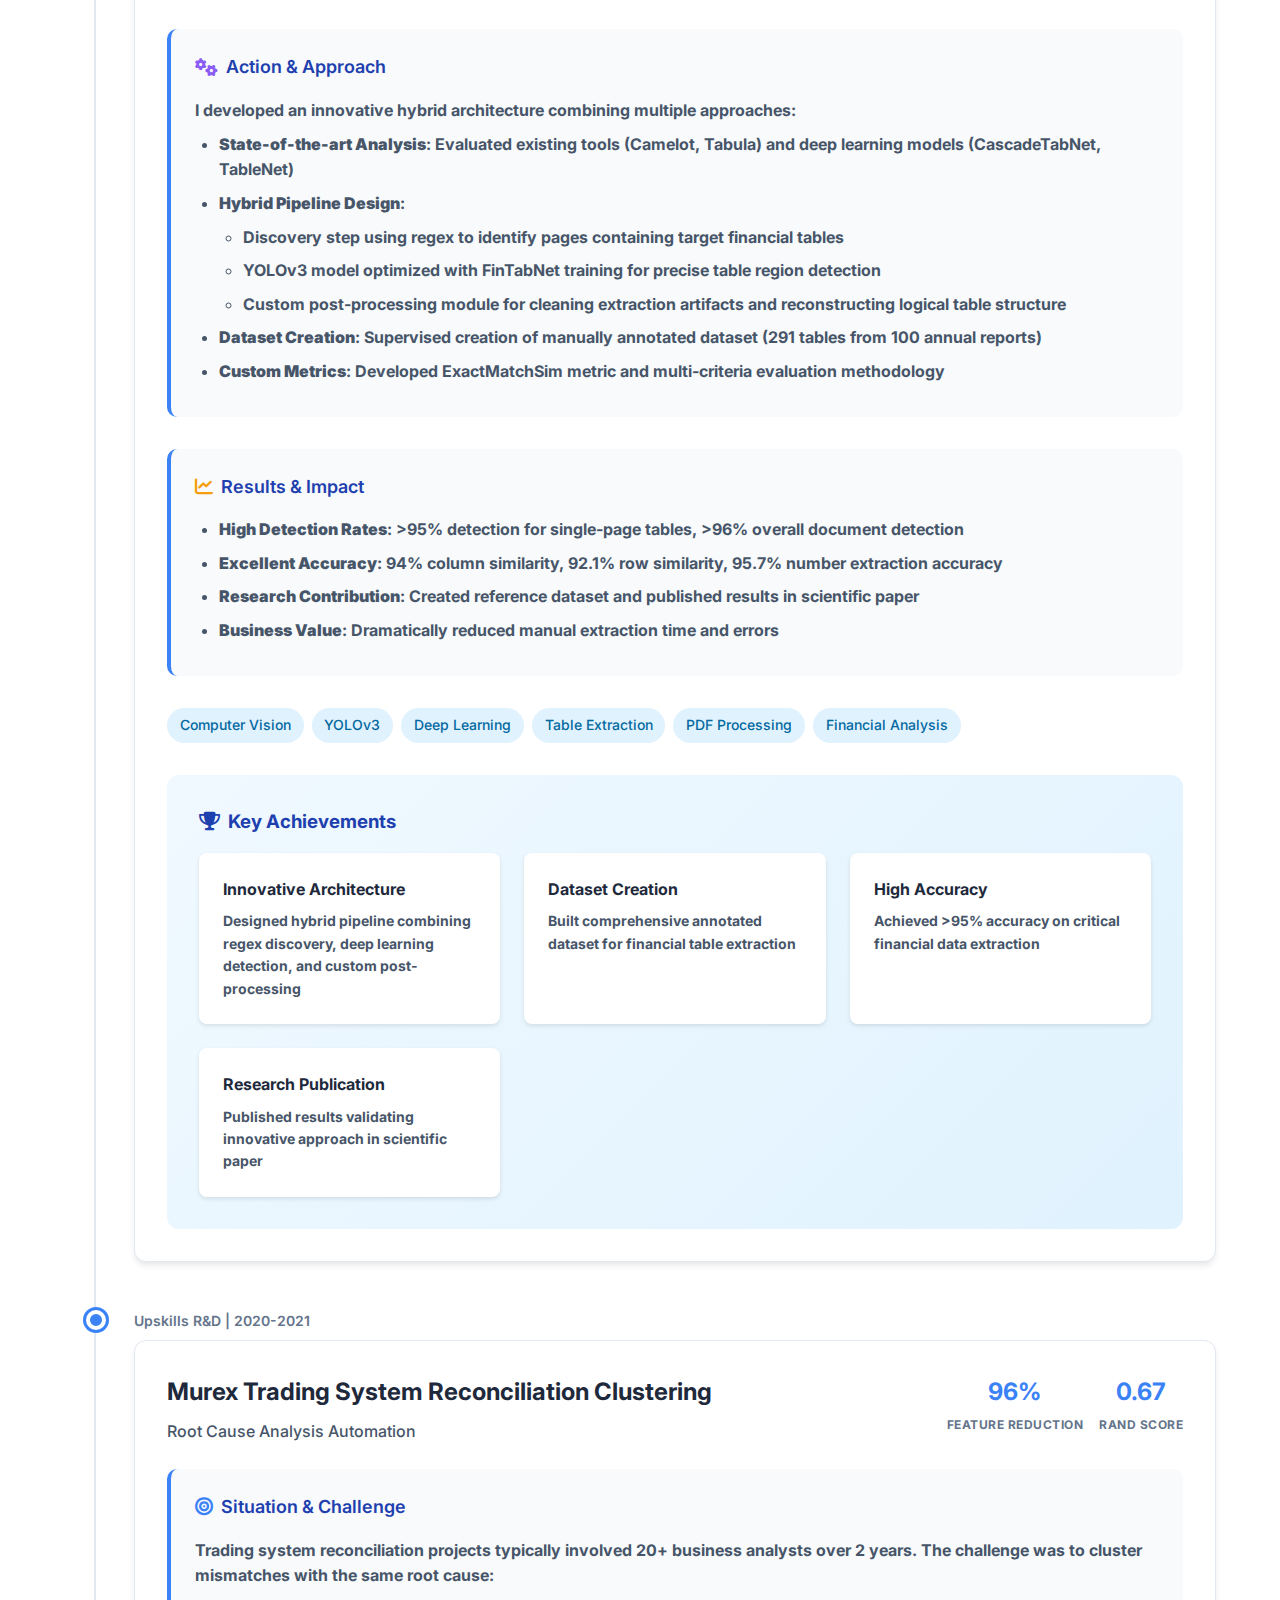
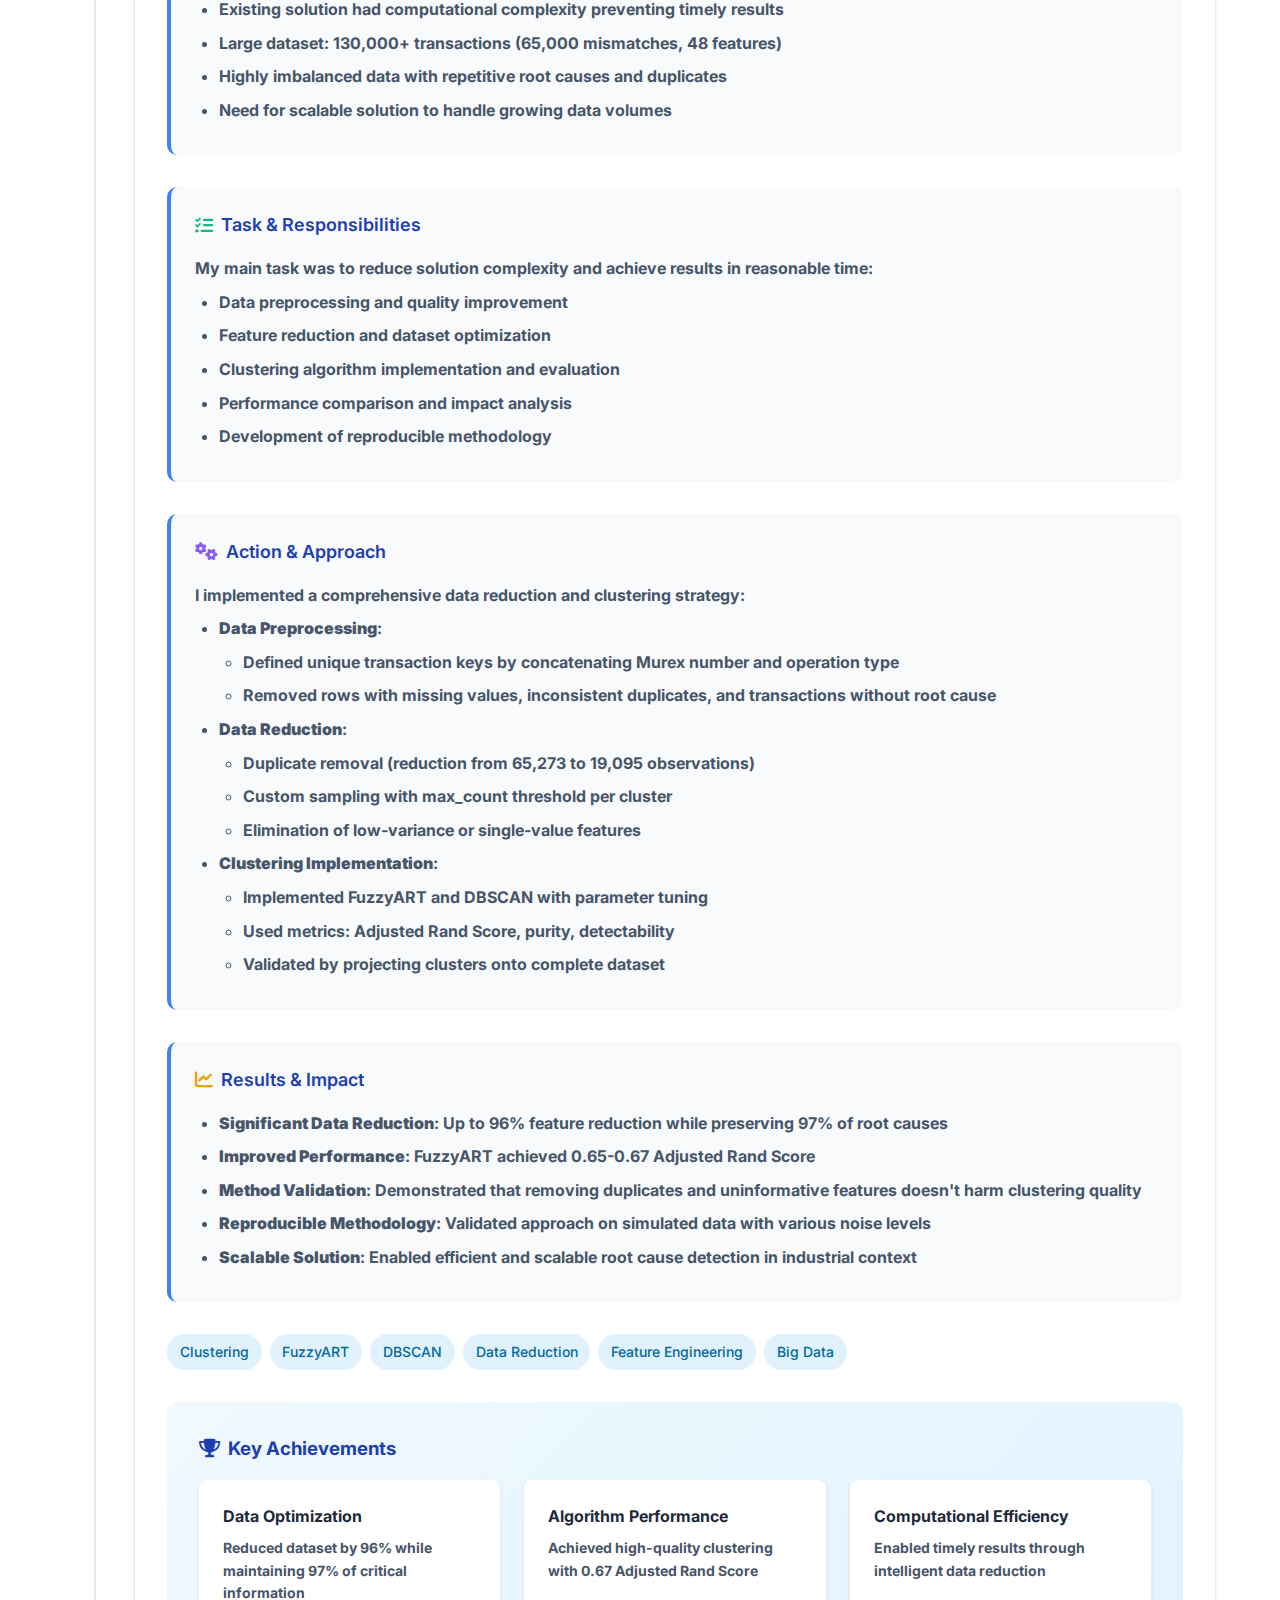
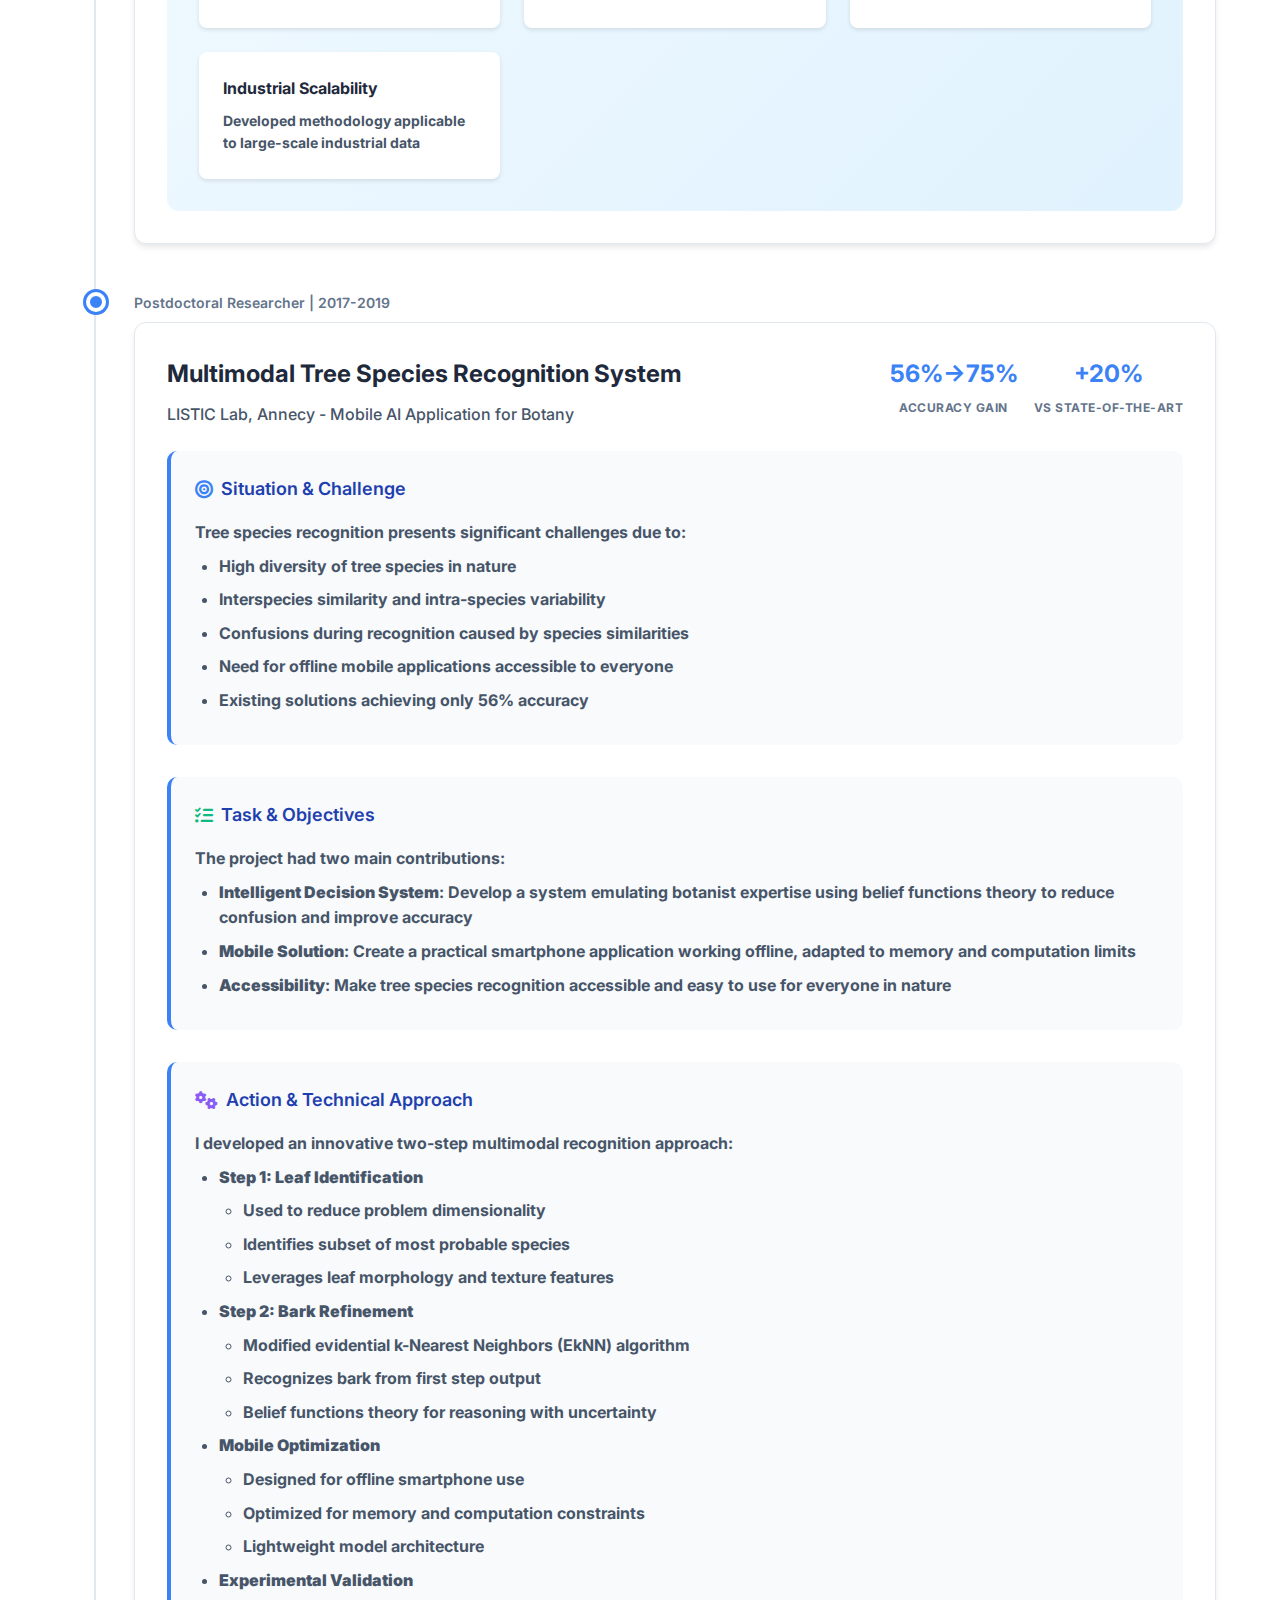
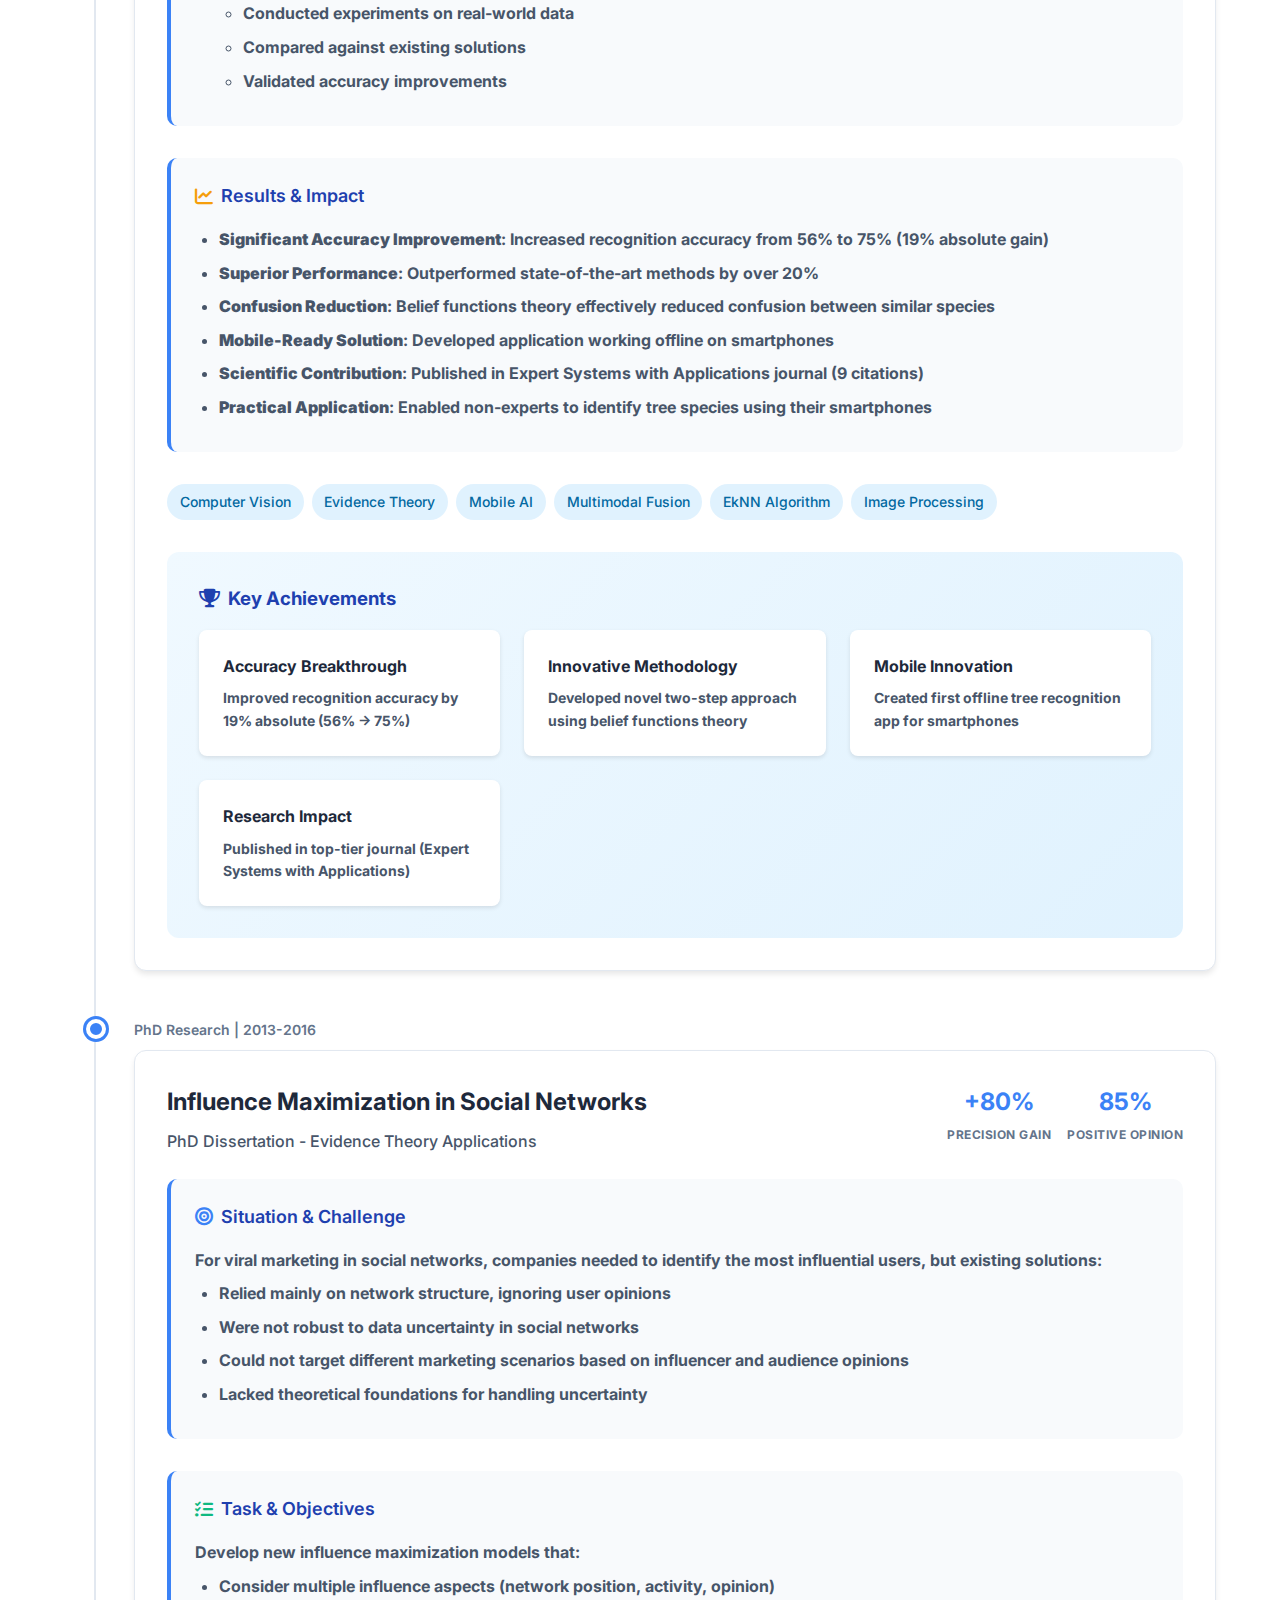
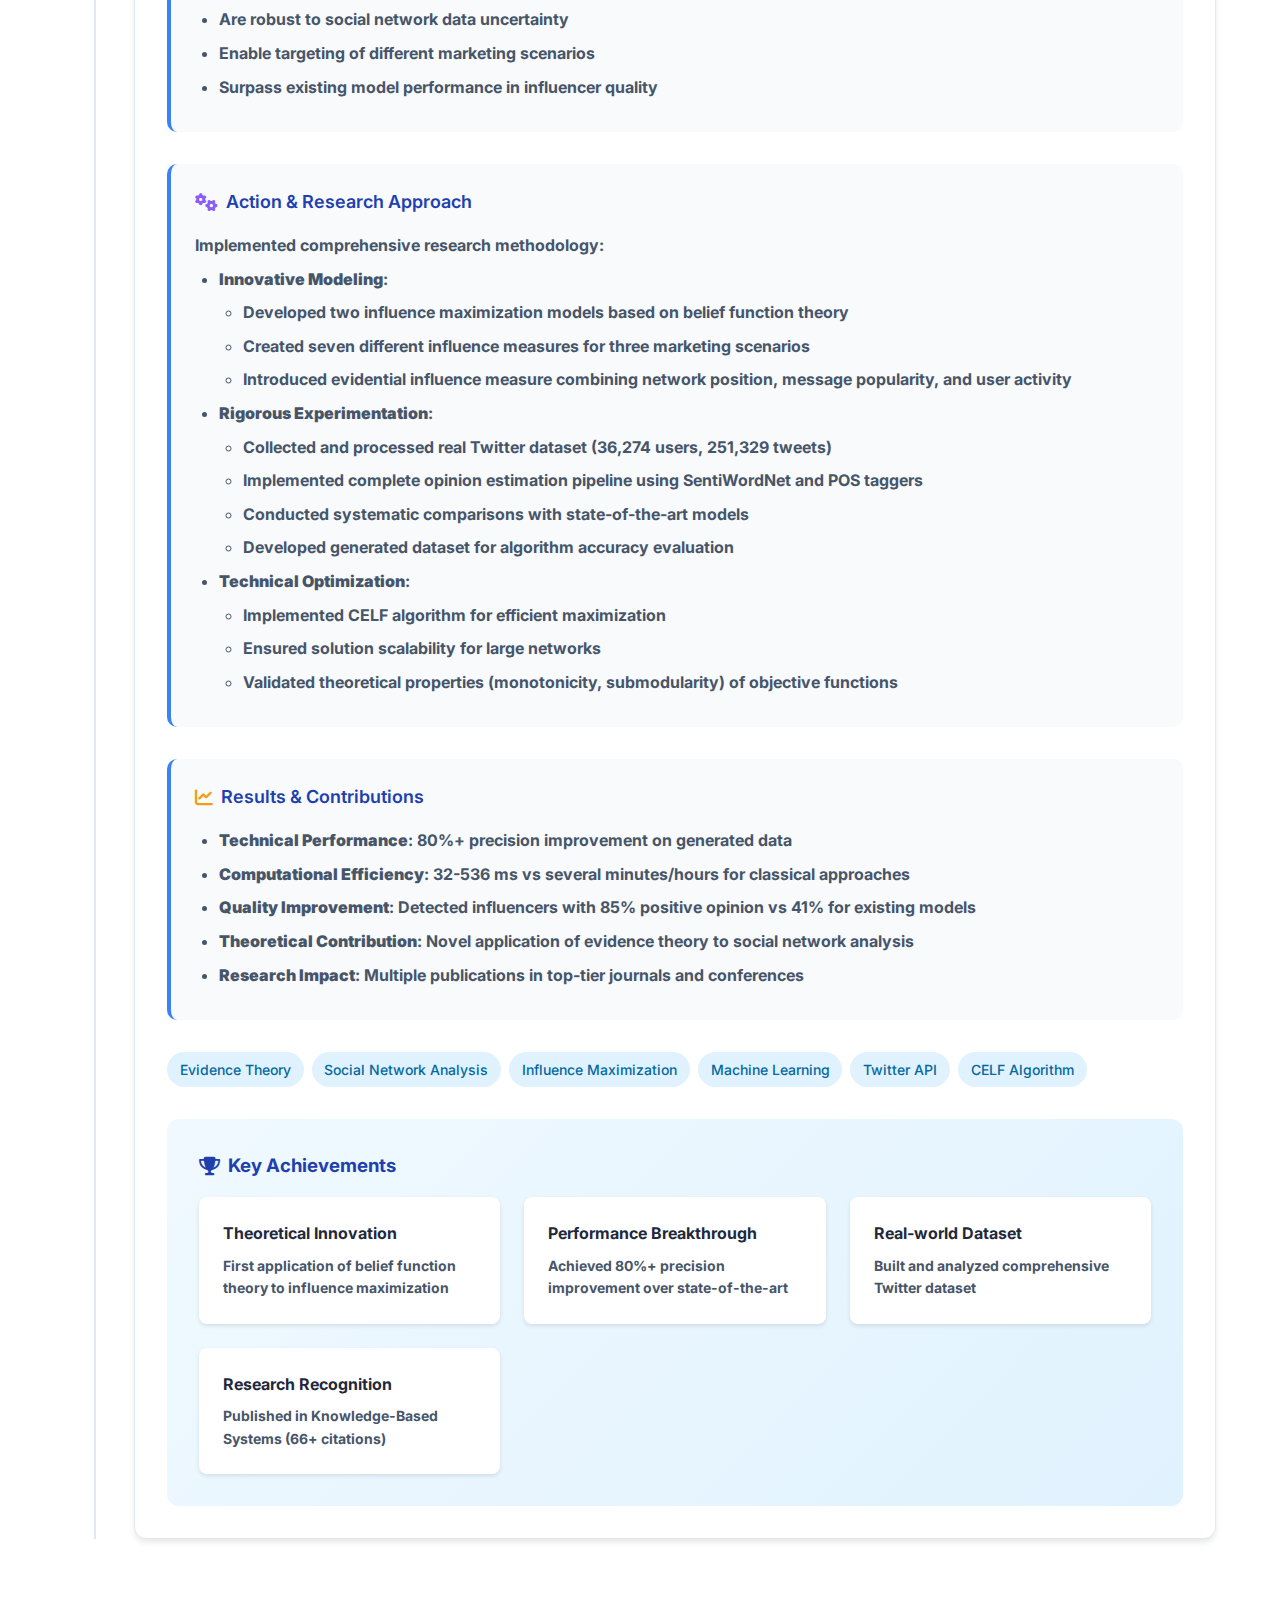
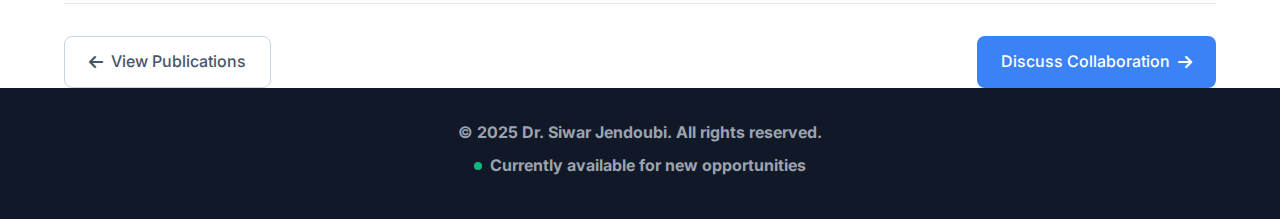
<file: experience.html>
<!DOCTYPE html>
<html lang="en">
<head>
    <meta charset="UTF-8">
    <meta name="viewport" content="width=device-width, initial-scale=1.0">
    <title>Professional Experiences - Dr. Siwar Jendoubi</title>
    <link rel="stylesheet" href="style.css">
    <link rel="stylesheet" href="https://cdnjs.cloudflare.com/ajax/libs/font-awesome/6.4.0/css/all.min.css">
    <link href="https://fonts.googleapis.com/css2?family=Inter:wght@300;400;500;600;700&family=Roboto+Mono:wght@300;400&display=swap" rel="stylesheet">
    <style>
        .experience-header {
            background: linear-gradient(135deg, #1e293b 0%, #334155 100%);
            color: white;
            padding: 5rem 0;
            text-align: center;
            margin-bottom: 4rem;
        }
        
        .experience-header h1 {
            font-size: 3.5rem;
            margin-bottom: 1rem;
            font-weight: 800;
        }
        
        .experience-header p {
            font-size: 1.25rem;
            opacity: 0.9;
            max-width: 800px;
            margin: 0 auto 2rem;
            line-height: 1.6;
        }
        
        .experience-stats {
            display: flex;
            justify-content: center;
            gap: 3rem;
            flex-wrap: wrap;
            margin-top: 3rem;
        }
        
        .experience-stat {
            text-align: center;
        }
        
        .experience-stat .number {
            font-size: 2.5rem;
            font-weight: 700;
            display: block;
            color: #60a5fa;
        }
        
        .experience-stat .label {
            font-size: 0.875rem;
            opacity: 0.8;
            text-transform: uppercase;
            letter-spacing: 1px;
        }
        
        .experience-container {
            max-width: 1200px;
            margin: 0 auto;
            padding: 0 1.5rem;
        }
        
        .timeline {
            position: relative;
            margin: 4rem 0;
        }
        
        .timeline::before {
            content: '';
            position: absolute;
            left: 30px;
            top: 0;
            bottom: 0;
            width: 2px;
            background: #e2e8f0;
        }
        
        .timeline-item {
            position: relative;
            margin-bottom: 3rem;
            padding-left: 70px;
        }
        
        .timeline-dot {
            position: absolute;
            left: 22px;
            top: 0;
            width: 20px;
            height: 20px;
            background: #3b82f6;
            border-radius: 50%;
            border: 4px solid white;
            box-shadow: 0 0 0 3px #3b82f6;
            z-index: 2;
        }
        
        .timeline-date {
            font-size: 0.875rem;
            color: #64748b;
            font-weight: 600;
            margin-bottom: 0.5rem;
        }
        
        .timeline-content {
            background: white;
            border: 1px solid #e2e8f0;
            border-radius: 12px;
            padding: 2rem;
            box-shadow: 0 4px 6px -1px rgba(0, 0, 0, 0.1);
            transition: transform 0.3s, box-shadow 0.3s;
        }
        
        .timeline-content:hover {
            transform: translateY(-4px);
            box-shadow: 0 10px 25px -5px rgba(0, 0, 0, 0.1);
        }
        
        .project-header {
            display: flex;
            justify-content: space-between;
            align-items: flex-start;
            margin-bottom: 1.5rem;
        }
        
        .project-title {
            font-size: 1.5rem;
            font-weight: 700;
            color: #1e293b;
            margin-bottom: 0.5rem;
        }
        
        .project-subtitle {
            font-size: 1rem;
            color: #475569;
            font-weight: 500;
        }
        
        .project-metrics {
            display: flex;
            gap: 1rem;
        }
        
        .project-metric {
            text-align: center;
            min-width: 80px;
        }
        
        .metric-value {
            font-size: 1.5rem;
            font-weight: 700;
            color: #3b82f6;
            display: block;
        }
        
        .metric-label {
            font-size: 0.75rem;
            color: #64748b;
            text-transform: uppercase;
            letter-spacing: 0.5px;
        }
        
        .star-section {
            margin-bottom: 2rem;
            padding: 1.5rem;
            background: #f8fafc;
            border-radius: 10px;
            border-left: 4px solid #3b82f6;
        }
        
        .star-title {
            font-size: 1.125rem;
            font-weight: 600;
            color: #1e40af;
            margin-bottom: 1rem;
            display: flex;
            align-items: center;
            gap: 0.5rem;
        }
        
        .star-content {
            color: #475569;
            line-height: 1.6;
        }
        
        .star-content ul {
            margin: 0.5rem 0;
            padding-left: 1.5rem;
        }
        
        .star-content li {
            margin-bottom: 0.5rem;
        }
        
        .tech-stack {
            display: flex;
            flex-wrap: wrap;
            gap: 0.5rem;
            margin-top: 1.5rem;
        }
        
        .tech-tag {
            background: #e0f2fe;
            color: #0369a1;
            padding: 0.4rem 0.8rem;
            border-radius: 20px;
            font-size: 0.875rem;
            font-weight: 500;
        }
        
        .achievement-highlights {
            background: linear-gradient(135deg, #f0f9ff 0%, #e0f2fe 100%);
            padding: 2rem;
            border-radius: 12px;
            margin-top: 2rem;
        }
        
        .achievement-highlights h3 {
            color: #1e40af;
            margin-bottom: 1rem;
            display: flex;
            align-items: center;
            gap: 0.5rem;
        }
        
        .achievement-grid {
            display: grid;
            grid-template-columns: repeat(auto-fit, minmax(250px, 1fr));
            gap: 1.5rem;
        }
        
        .achievement-card {
            background: white;
            padding: 1.5rem;
            border-radius: 8px;
            box-shadow: 0 2px 4px rgba(0, 0, 0, 0.1);
        }
        
        .achievement-card h4 {
            color: #1e293b;
            margin-bottom: 0.5rem;
            font-size: 1rem;
        }
        
        .achievement-card p {
            color: #475569;
            font-size: 0.875rem;
            margin: 0;
        }
        
        .project-navigation {
            display: flex;
            justify-content: space-between;
            margin-top: 4rem;
            padding-top: 2rem;
            border-top: 1px solid #e2e8f0;
        }
        
        .nav-button {
            display: inline-flex;
            align-items: center;
            gap: 0.5rem;
            padding: 0.75rem 1.5rem;
            background: #3b82f6;
            color: white;
            text-decoration: none;
            border-radius: 8px;
            font-weight: 500;
            transition: all 0.3s;
        }
        
        .nav-button:hover {
            background: #2563eb;
            transform: translateY(-2px);
        }
        
        .nav-button.outline {
            background: transparent;
            color: #475569;
            border: 1px solid #cbd5e1;
        }
        
        .nav-button.outline:hover {
            background: #f8fafc;
            color: #1e293b;
        }
        
        @media (max-width: 768px) {
            .experience-header h1 {
                font-size: 2.5rem;
            }
            
            .experience-stats {
                gap: 1.5rem;
            }
            
            .timeline::before {
                left: 20px;
            }
            
            .timeline-item {
                padding-left: 50px;
            }
            
            .timeline-dot {
                left: 12px;
            }
            
            .project-header {
                flex-direction: column;
                gap: 1rem;
            }
            
            .project-metrics {
                width: 100%;
                justify-content: space-around;
            }
            
            .project-navigation {
                flex-direction: column;
                gap: 1rem;
            }
            
            .nav-button {
                width: 100%;
                justify-content: center;
            }
        }
    </style>
</head>
<body>
    <!-- Navigation -->
    <nav class="navbar">
        <div class="nav-container">
            <a href="index.html" class="logo">Dr. Siwar Jendoubi</a>
            <div class="nav-links">
                <a href="index.html">Home</a>
                <a href="index.html#projects">Projects</a>
                <a href="publications.html">Publications</a>
                <a href="experience.html" class="active">Experience</a>
                <a href="index.html#contact">Contact</a>
                <a href="assets/pdfs/cv_siwar_jendoubi.pdf" class="btn-cv" target="_blank">
                    <i class="fas fa-download"></i> CV
                </a>
            </div>
            <button class="menu-toggle">
                <i class="fas fa-bars"></i>
            </button>
        </div>
    </nav>

    <!-- Header -->
    <section class="experience-header">
        <div class="container">
            <h1>Professional Experiences</h1>
            <p>From academic research to industry applications: a journey through impactful AI projects delivering measurable business value through innovative solutions.</p>
            
            <div class="experience-stats">
                <div class="experience-stat">
                    <span class="number">10+</span>
                    <span class="label">Years in AI</span>
                </div>
                <div class="experience-stat">
                    <span class="number">50%</span>
                    <span class="label">Efficiency Gains</span>
                </div>
                <div class="experience-stat">
                    <span class="number">>90%</span>
                    <span class="label">Success Rate</span>
                </div>
                <div class="experience-stat">
                    <span class="number">20+</span>
                    <span class="label">Projects Delivered</span>
                </div>
            </div>
        </div>
    </section>

    <!-- Main Content -->
    <main class="experience-container">
        
        <!-- Timeline -->
        <div class="timeline">
            
            <!-- Project 1: Email Classification -->
            <div class="timeline-item" id="email-classification">
                <div class="timeline-dot"></div>
                <div class="timeline-date">Upskills R&D | 2022-2023</div>
                <div class="timeline-content">
                    <div class="project-header">
                        <div>
                            <h2 class="project-title">Intelligent Email Classification System</h2>
                            <p class="project-subtitle">DBS Banking - Multi-label classification for customer service optimization</p>
                        </div>
                        <div class="project-metrics">
                            <div class="project-metric">
                                <span class="metric-value">90%+</span>
                                <span class="metric-label">F1 Score</span>
                            </div>
                            <div class="project-metric">
                                <span class="metric-value">70→90%</span>
                                <span class="metric-label">Improvement</span>
                            </div>
                        </div>
                    </div>
                    
                    <!-- STAR Methodology -->
                    <div class="star-section">
                        <h3 class="star-title">
                            <i class="fas fa-bullseye" style="color: #3b82f6;"></i>
                            Situation & Challenge
                        </h3>
                        <div class="star-content">
                            <p>DBS banking teams were receiving hundreds of emails daily with varying urgency levels based on email types/labels. The manual classification process was:</p>
                            <ul>
                                <li>Time-consuming and inconsistent across different labelers</li>
                                <li>Prone to human error in identifying urgent vs non-urgent emails</li>
                                <li>Unable to handle the volume efficiently (multiple labels per email)</li>
                            </ul>
                        </div>
                    </div>
                    
                    <div class="star-section">
                        <h3 class="star-title">
                            <i class="fas fa-tasks" style="color: #10b981;"></i>
                            Task & Responsibilities
                        </h3>
                        <div class="star-content">
                            <p>My primary responsibilities included:</p>
                            <ul>
                                <li>Design and implementation of NLP preprocessing pipelines</li>
                                <li>Fine-tuning of deep learning models for multi-label classification</li>
                                <li>Comprehensive evaluation and analysis of model performance</li>
                                <li>Data quality investigation and process improvement recommendations</li>
                            </ul>
                        </div>
                    </div>
                    
                    <div class="star-section">
                        <h3 class="star-title">
                            <i class="fas fa-cogs" style="color: #8b5cf6;"></i>
                            Action & Approach
                        </h3>
                        <div class="star-content">
                            <p>Initial results showed poor model performance (~70% F1). Through deep data analysis, I discovered a critical issue:</p>
                            <ul>
                                <li><strong>Inconsistency Discovery</strong>: Comparing emails with identical labels revealed significant variations when labeled by different people</li>
                                <li><strong>Process Intervention</strong>: Requested unified labeling standards and attended labeling sessions to understand data better</li>
                                <li><strong>Improved Preprocessing</strong>: Enhanced data cleaning and feature engineering based on labeling insights</li>
                                <li><strong>Model Optimization</strong>: Implemented advanced NLP techniques and fine-tuned models with improved data</li>
                            </ul>
                        </div>
                    </div>
                    
                    <div class="star-section">
                        <h3 class="star-title">
                            <i class="fas fa-chart-line" style="color: #f59e0b;"></i>
                            Results & Impact
                        </h3>
                        <div class="star-content">
                            <ul>
                                <li><strong>Performance Leap</strong>: Improved F1 score from 70% to over 90%</li>
                                <li><strong>Process Standardization</strong>: Established consistent labeling protocols across teams</li>
                                <li><strong>Efficiency Gain</strong: Significant reduction in email processing time</li>
                                <li><strong>Scalable Solution</strong>: System capable of handling growing email volumes</li>
                            </ul>
                        </div>
                    </div>
                    
                    <div class="tech-stack">
                        <span class="tech-tag">NLP</span>
                        <span class="tech-tag">Deep Learning</span>
                        <span class="tech-tag">Python</span>
                        <span class="tech-tag">Multi-label Classification</span>
                        <span class="tech-tag">Data Analysis</span>
                        <span class="tech-tag">Transfer Learning</span>
                    </div>
                    
                    <div class="achievement-highlights">
                        <h3><i class="fas fa-trophy"></i> Key Achievements</h3>
                        <div class="achievement-grid">
                            <div class="achievement-card">
                                <h4>Data Quality Insight</h4>
                                <p>Identified critical labeling inconsistencies that were degrading model performance</p>
                            </div>
                            <div class="achievement-card">
                                <h4>Process Improvement</h4>
                                <p>Implemented standardized labeling protocols that improved data quality</p>
                            </div>
                            <div class="achievement-card">
                                <h4>Performance Optimization</h4>
                                <p>Achieved >20% improvement in classification accuracy</p>
                            </div>
                            <div class="achievement-card">
                                <h4>Business Impact</h4>
                                <p>Enabled faster email processing and better customer service response times</p>
                            </div>
                        </div>
                    </div>
                </div>
            </div>
            
            <!-- Project 2: Financial Table Extraction -->
            <div class="timeline-item" id="financial-extraction">
                <div class="timeline-dot"></div>
                <div class="timeline-date">Upskills R&D | 2021-2022</div>
                <div class="timeline-content">
                    <div class="project-header">
                        <div>
                            <h2 class="project-title">Automated Financial Table Extraction System</h2>
                            <p class="project-subtitle">Financial Spreading Automation - PDF Report Processing</p>
                        </div>
                        <div class="project-metrics">
                            <div class="project-metric">
                                <span class="metric-value">96%</span>
                                <span class="metric-label">Detection Rate</span>
                            </div>
                            <div class="project-metric">
                                <span class="metric-value">95%+</span>
                                <span class="metric-label">Accuracy</span>
                            </div>
                        </div>
                    </div>
                    
                    <div class="star-section">
                        <h3 class="star-title">
                            <i class="fas fa-bullseye" style="color: #3b82f6;"></i>
                            Situation & Challenge
                        </h3>
                        <div class="star-content">
                            <p>Manual extraction of financial tables (balance sheets, income statements, cash flow) from annual PDF reports was a major bottleneck in financial spreading processes:</p>
                            <ul>
                                <li>Time-consuming manual process prone to human errors</li>
                                <li>Existing table extraction solutions not adapted to financial document complexity</li>
                                <li>No standardized templates across different companies</li>
                                <li>Multi-page tables with complex structures</li>
                            </ul>
                        </div>
                    </div>
                    
                    <div class="star-section">
                        <h3 class="star-title">
                            <i class="fas fa-tasks" style="color: #10b981;"></i>
                            Task & Responsibilities
                        </h3>
                        <div class="star-content">
                            <p>My mission was to design, implement, and evaluate a robust automated financial table extraction pipeline:</p>
                            <ul>
                                <li>Analyze and evaluate state-of-the-art table extraction technologies</li>
                                <li>Define the overall solution architecture and pipeline</li>
                                <li>Create and annotate a reference dataset for training and evaluation</li>
                                <li>Develop post-processing algorithms for table correction and restructuring</li>
                                <li>Conduct comprehensive system performance evaluation</li>
                            </ul>
                        </div>
                    </div>
                    
                    <div class="star-section">
                        <h3 class="star-title">
                            <i class="fas fa-cogs" style="color: #8b5cf6;"></i>
                            Action & Approach
                        </h3>
                        <div class="star-content">
                            <p>I developed an innovative hybrid architecture combining multiple approaches:</p>
                            <ul>
                                <li><strong>State-of-the-art Analysis</strong>: Evaluated existing tools (Camelot, Tabula) and deep learning models (CascadeTabNet, TableNet)</li>
                                <li><strong>Hybrid Pipeline Design</strong>:
                                    <ul>
                                        <li>Discovery step using regex to identify pages containing target financial tables</li>
                                        <li>YOLOv3 model optimized with FinTabNet training for precise table region detection</li>
                                        <li>Custom post-processing module for cleaning extraction artifacts and reconstructing logical table structure</li>
                                    </ul>
                                </li>
                                <li><strong>Dataset Creation</strong>: Supervised creation of manually annotated dataset (291 tables from 100 annual reports)</li>
                                <li><strong>Custom Metrics</strong>: Developed ExactMatchSim metric and multi-criteria evaluation methodology</li>
                            </ul>
                        </div>
                    </div>
                    
                    <div class="star-section">
                        <h3 class="star-title">
                            <i class="fas fa-chart-line" style="color: #f59e0b;"></i>
                            Results & Impact
                        </h3>
                        <div class="star-content">
                            <ul>
                                <li><strong>High Detection Rates</strong>: >95% detection for single-page tables, >96% overall document detection</li>
                                <li><strong>Excellent Accuracy</strong>: 94% column similarity, 92.1% row similarity, 95.7% number extraction accuracy</li>
                                <li><strong>Research Contribution</strong>: Created reference dataset and published results in scientific paper</li>
                                <li><strong>Business Value</strong>: Dramatically reduced manual extraction time and errors</li>
                            </ul>
                        </div>
                    </div>
                    
                    <div class="tech-stack">
                        <span class="tech-tag">Computer Vision</span>
                        <span class="tech-tag">YOLOv3</span>
                        <span class="tech-tag">Deep Learning</span>
                        <span class="tech-tag">Table Extraction</span>
                        <span class="tech-tag">PDF Processing</span>
                        <span class="tech-tag">Financial Analysis</span>
                    </div>
                    
                    <div class="achievement-highlights">
                        <h3><i class="fas fa-trophy"></i> Key Achievements</h3>
                        <div class="achievement-grid">
                            <div class="achievement-card">
                                <h4>Innovative Architecture</h4>
                                <p>Designed hybrid pipeline combining regex discovery, deep learning detection, and custom post-processing</p>
                            </div>
                            <div class="achievement-card">
                                <h4>Dataset Creation</h4>
                                <p>Built comprehensive annotated dataset for financial table extraction</p>
                            </div>
                            <div class="achievement-card">
                                <h4>High Accuracy</h4>
                                <p>Achieved >95% accuracy on critical financial data extraction</p>
                            </div>
                            <div class="achievement-card">
                                <h4>Research Publication</h4>
                                <p>Published results validating innovative approach in scientific paper</p>
                            </div>
                        </div>
                    </div>
                </div>
            </div>
            
            <!-- Project 3: Murex Reconciliation Clustering -->
            <div class="timeline-item" id="murex-clustering">
                <div class="timeline-dot"></div>
                <div class="timeline-date">Upskills R&D | 2020-2021</div>
                <div class="timeline-content">
                    <div class="project-header">
                        <div>
                            <h2 class="project-title">Murex Trading System Reconciliation Clustering</h2>
                            <p class="project-subtitle">Root Cause Analysis Automation</p>
                        </div>
                        <div class="project-metrics">
                            <div class="project-metric">
                                <span class="metric-value">96%</span>
                                <span class="metric-label">Feature Reduction</span>
                            </div>
                            <div class="project-metric">
                                <span class="metric-value">0.67</span>
                                <span class="metric-label">Rand Score</span>
                            </div>
                        </div>
                    </div>
                    
                    <div class="star-section">
                        <h3 class="star-title">
                            <i class="fas fa-bullseye" style="color: #3b82f6;"></i>
                            Situation & Challenge
                        </h3>
                        <div class="star-content">
                            <p>Trading system reconciliation projects typically involved 20+ business analysts over 2 years. The challenge was to cluster mismatches with the same root cause:</p>
                            <ul>
                                <li>Existing solution had computational complexity preventing timely results</li>
                                <li>Large dataset: 130,000+ transactions (65,000 mismatches, 48 features)</li>
                                <li>Highly imbalanced data with repetitive root causes and duplicates</li>
                                <li>Need for scalable solution to handle growing data volumes</li>
                            </ul>
                        </div>
                    </div>
                    
                    <div class="star-section">
                        <h3 class="star-title">
                            <i class="fas fa-tasks" style="color: #10b981;"></i>
                            Task & Responsibilities
                        </h3>
                        <div class="star-content">
                            <p>My main task was to reduce solution complexity and achieve results in reasonable time:</p>
                            <ul>
                                <li>Data preprocessing and quality improvement</li>
                                <li>Feature reduction and dataset optimization</li>
                                <li>Clustering algorithm implementation and evaluation</li>
                                <li>Performance comparison and impact analysis</li>
                                <li>Development of reproducible methodology</li>
                            </ul>
                        </div>
                    </div>
                    
                    <div class="star-section">
                        <h3 class="star-title">
                            <i class="fas fa-cogs" style="color: #8b5cf6;"></i>
                            Action & Approach
                        </h3>
                        <div class="star-content">
                            <p>I implemented a comprehensive data reduction and clustering strategy:</p>
                            <ul>
                                <li><strong>Data Preprocessing</strong>:
                                    <ul>
                                        <li>Defined unique transaction keys by concatenating Murex number and operation type</li>
                                        <li>Removed rows with missing values, inconsistent duplicates, and transactions without root cause</li>
                                    </ul>
                                </li>
                                <li><strong>Data Reduction</strong>:
                                    <ul>
                                        <li>Duplicate removal (reduction from 65,273 to 19,095 observations)</li>
                                        <li>Custom sampling with max_count threshold per cluster</li>
                                        <li>Elimination of low-variance or single-value features</li>
                                    </ul>
                                </li>
                                <li><strong>Clustering Implementation</strong>:
                                    <ul>
                                        <li>Implemented FuzzyART and DBSCAN with parameter tuning</li>
                                        <li>Used metrics: Adjusted Rand Score, purity, detectability</li>
                                        <li>Validated by projecting clusters onto complete dataset</li>
                                    </ul>
                                </li>
                            </ul>
                        </div>
                    </div>
                    
                    <div class="star-section">
                        <h3 class="star-title">
                            <i class="fas fa-chart-line" style="color: #f59e0b;"></i>
                            Results & Impact
                        </h3>
                        <div class="star-content">
                            <ul>
                                <li><strong>Significant Data Reduction</strong>: Up to 96% feature reduction while preserving 97% of root causes</li>
                                <li><strong>Improved Performance</strong>: FuzzyART achieved 0.65-0.67 Adjusted Rand Score</li>
                                <li><strong>Method Validation</strong>: Demonstrated that removing duplicates and uninformative features doesn't harm clustering quality</li>
                                <li><strong>Reproducible Methodology</strong>: Validated approach on simulated data with various noise levels</li>
                                <li><strong>Scalable Solution</strong>: Enabled efficient and scalable root cause detection in industrial context</li>
                            </ul>
                        </div>
                    </div>
                    
                    <div class="tech-stack">
                        <span class="tech-tag">Clustering</span>
                        <span class="tech-tag">FuzzyART</span>
                        <span class="tech-tag">DBSCAN</span>
                        <span class="tech-tag">Data Reduction</span>
                        <span class="tech-tag">Feature Engineering</span>
                        <span class="tech-tag">Big Data</span>
                    </div>
                    
                    <div class="achievement-highlights">
                        <h3><i class="fas fa-trophy"></i> Key Achievements</h3>
                        <div class="achievement-grid">
                            <div class="achievement-card">
                                <h4>Data Optimization</h4>
                                <p>Reduced dataset by 96% while maintaining 97% of critical information</p>
                            </div>
                            <div class="achievement-card">
                                <h4>Algorithm Performance</h4>
                                <p>Achieved high-quality clustering with 0.67 Adjusted Rand Score</p>
                            </div>
                            <div class="achievement-card">
                                <h4>Computational Efficiency</h4>
                                <p>Enabled timely results through intelligent data reduction</p>
                            </div>
                            <div class="achievement-card">
                                <h4>Industrial Scalability</h4>
                                <p>Developed methodology applicable to large-scale industrial data</p>
                            </div>
                        </div>
                    </div>
                </div>
            </div>
            
            <!-- Postdoc Experience -->
<div class="timeline-item">
    <div class="timeline-dot"></div>
    <div class="timeline-date">Postdoctoral Researcher | 2017-2019</div>
    <div class="timeline-content">
        <div class="project-header">
            <div>
                <h2 class="project-title">Multimodal Tree Species Recognition System</h2>
                <p class="project-subtitle">LISTIC Lab, Annecy - Mobile AI Application for Botany</p>
            </div>
            <div class="project-metrics">
                <div class="project-metric">
                    <span class="metric-value">56%→75%</span>
                    <span class="metric-label">Accuracy Gain</span>
                </div>
                <div class="project-metric">
                    <span class="metric-value">+20%</span>
                    <span class="metric-label">vs State-of-the-art</span>
                </div>
            </div>
        </div>
        
        <div class="star-section">
            <h3 class="star-title">
                <i class="fas fa-bullseye" style="color: #3b82f6;"></i>
                Situation & Challenge
            </h3>
            <div class="star-content">
                <p>Tree species recognition presents significant challenges due to:</p>
                <ul>
                    <li>High diversity of tree species in nature</li>
                    <li>Interspecies similarity and intra-species variability</li>
                    <li>Confusions during recognition caused by species similarities</li>
                    <li>Need for offline mobile applications accessible to everyone</li>
                    <li>Existing solutions achieving only 56% accuracy</li>
                </ul>
            </div>
        </div>
        
        <div class="star-section">
            <h3 class="star-title">
                <i class="fas fa-tasks" style="color: #10b981;"></i>
                Task & Objectives
            </h3>
            <div class="star-content">
                <p>The project had two main contributions:</p>
                <ul>
                    <li><strong>Intelligent Decision System</strong>: Develop a system emulating botanist expertise using belief functions theory to reduce confusion and improve accuracy</li>
                    <li><strong>Mobile Solution</strong>: Create a practical smartphone application working offline, adapted to memory and computation limits</li>
                    <li><strong>Accessibility</strong>: Make tree species recognition accessible and easy to use for everyone in nature</li>
                </ul>
            </div>
        </div>
        
        <div class="star-section">
            <h3 class="star-title">
                <i class="fas fa-cogs" style="color: #8b5cf6;"></i>
                Action & Technical Approach
            </h3>
            <div class="star-content">
                <p>I developed an innovative two-step multimodal recognition approach:</p>
                <ul>
                    <li><strong>Step 1: Leaf Identification</strong>
                        <ul>
                            <li>Used to reduce problem dimensionality</li>
                            <li>Identifies subset of most probable species</li>
                            <li>Leverages leaf morphology and texture features</li>
                        </ul>
                    </li>
                    <li><strong>Step 2: Bark Refinement</strong>
                        <ul>
                            <li>Modified evidential k-Nearest Neighbors (EkNN) algorithm</li>
                            <li>Recognizes bark from first step output</li>
                            <li>Belief functions theory for reasoning with uncertainty</li>
                        </ul>
                    </li>
                    <li><strong>Mobile Optimization</strong>
                        <ul>
                            <li>Designed for offline smartphone use</li>
                            <li>Optimized for memory and computation constraints</li>
                            <li>Lightweight model architecture</li>
                        </ul>
                    </li>
                    <li><strong>Experimental Validation</strong>
                        <ul>
                            <li>Conducted experiments on real-world data</li>
                            <li>Compared against existing solutions</li>
                            <li>Validated accuracy improvements</li>
                        </ul>
                    </li>
                </ul>
            </div>
        </div>
        
        <div class="star-section">
            <h3 class="star-title">
                <i class="fas fa-chart-line" style="color: #f59e0b;"></i>
                Results & Impact
            </h3>
            <div class="star-content">
                <ul>
                    <li><strong>Significant Accuracy Improvement</strong>: Increased recognition accuracy from 56% to 75% (19% absolute gain)</li>
                    <li><strong>Superior Performance</strong>: Outperformed state-of-the-art methods by over 20%</li>
                    <li><strong>Confusion Reduction</strong>: Belief functions theory effectively reduced confusion between similar species</li>
                    <li><strong>Mobile-Ready Solution</strong>: Developed application working offline on smartphones</li>
                    <li><strong>Scientific Contribution</strong>: Published in Expert Systems with Applications journal (9 citations)</li>
                    <li><strong>Practical Application</strong>: Enabled non-experts to identify tree species using their smartphones</li>
                </ul>
            </div>
        </div>
        
        <div class="tech-stack">
            <span class="tech-tag">Computer Vision</span>
            <span class="tech-tag">Evidence Theory</span>
            <span class="tech-tag">Mobile AI</span>
            <span class="tech-tag">Multimodal Fusion</span>
            <span class="tech-tag">EkNN Algorithm</span>
            <span class="tech-tag">Image Processing</span>
        </div>
        
        <div class="achievement-highlights">
            <h3><i class="fas fa-trophy"></i> Key Achievements</h3>
            <div class="achievement-grid">
                <div class="achievement-card">
                    <h4>Accuracy Breakthrough</h4>
                    <p>Improved recognition accuracy by 19% absolute (56% → 75%)</p>
                </div>
                <div class="achievement-card">
                    <h4>Innovative Methodology</h4>
                    <p>Developed novel two-step approach using belief functions theory</p>
                </div>
                <div class="achievement-card">
                    <h4>Mobile Innovation</h4>
                    <p>Created first offline tree recognition app for smartphones</p>
                </div>
                <div class="achievement-card">
                    <h4>Research Impact</h4>
                    <p>Published in top-tier journal (Expert Systems with Applications)</p>
                </div>
            </div>
        </div>
    </div>
</div>
            <!-- Project 4: PhD Research -->
            <div class="timeline-item" id="phd-research">
                <div class="timeline-dot"></div>
                <div class="timeline-date">PhD Research | 2013-2016</div>
                <div class="timeline-content">
                    <div class="project-header">
                        <div>
                            <h2 class="project-title">Influence Maximization in Social Networks</h2>
                            <p class="project-subtitle">PhD Dissertation - Evidence Theory Applications</p>
                        </div>
                        <div class="project-metrics">
                            <div class="project-metric">
                                <span class="metric-value">+80%</span>
                                <span class="metric-label">Precision Gain</span>
                            </div>
                            <div class="project-metric">
                                <span class="metric-value">85%</span>
                                <span class="metric-label">Positive Opinion</span>
                            </div>
                        </div>
                    </div>
                    
                    <div class="star-section">
                        <h3 class="star-title">
                            <i class="fas fa-bullseye" style="color: #3b82f6;"></i>
                            Situation & Challenge
                        </h3>
                        <div class="star-content">
                            <p>For viral marketing in social networks, companies needed to identify the most influential users, but existing solutions:</p>
                            <ul>
                                <li>Relied mainly on network structure, ignoring user opinions</li>
                                <li>Were not robust to data uncertainty in social networks</li>
                                <li>Could not target different marketing scenarios based on influencer and audience opinions</li>
                                <li>Lacked theoretical foundations for handling uncertainty</li>
                            </ul>
                        </div>
                    </div>
                    
                    <div class="star-section">
                        <h3 class="star-title">
                            <i class="fas fa-tasks" style="color: #10b981;"></i>
                            Task & Objectives
                        </h3>
                        <div class="star-content">
                            <p>Develop new influence maximization models that:</p>
                            <ul>
                                <li>Consider multiple influence aspects (network position, activity, opinion)</li>
                                <li>Are robust to social network data uncertainty</li>
                                <li>Enable targeting of different marketing scenarios</li>
                                <li>Surpass existing model performance in influencer quality</li>
                            </ul>
                        </div>
                    </div>
                    
                    <div class="star-section">
                        <h3 class="star-title">
                            <i class="fas fa-cogs" style="color: #8b5cf6;"></i>
                            Action & Research Approach
                        </h3>
                        <div class="star-content">
                            <p>Implemented comprehensive research methodology:</p>
                            <ul>
                                <li><strong>Innovative Modeling</strong>:
                                    <ul>
                                        <li>Developed two influence maximization models based on belief function theory</li>
                                        <li>Created seven different influence measures for three marketing scenarios</li>
                                        <li>Introduced evidential influence measure combining network position, message popularity, and user activity</li>
                                    </ul>
                                </li>
                                <li><strong>Rigorous Experimentation</strong>:
                                    <ul>
                                        <li>Collected and processed real Twitter dataset (36,274 users, 251,329 tweets)</li>
                                        <li>Implemented complete opinion estimation pipeline using SentiWordNet and POS taggers</li>
                                        <li>Conducted systematic comparisons with state-of-the-art models</li>
                                        <li>Developed generated dataset for algorithm accuracy evaluation</li>
                                    </ul>
                                </li>
                                <li><strong>Technical Optimization</strong>:
                                    <ul>
                                        <li>Implemented CELF algorithm for efficient maximization</li>
                                        <li>Ensured solution scalability for large networks</li>
                                        <li>Validated theoretical properties (monotonicity, submodularity) of objective functions</li>
                                    </ul>
                                </li>
                            </ul>
                        </div>
                    </div>
                    
                    <div class="star-section">
                        <h3 class="star-title">
                            <i class="fas fa-chart-line" style="color: #f59e0b;"></i>
                            Results & Contributions
                        </h3>
                        <div class="star-content">
                            <ul>
                                <li><strong>Technical Performance</strong>: 80%+ precision improvement on generated data</li>
                                <li><strong>Computational Efficiency</strong>: 32-536 ms vs several minutes/hours for classical approaches</li>
                                <li><strong>Quality Improvement</strong>: Detected influencers with 85% positive opinion vs 41% for existing models</li>
                                <li><strong>Theoretical Contribution</strong>: Novel application of evidence theory to social network analysis</li>
                                <li><strong>Research Impact</strong>: Multiple publications in top-tier journals and conferences</li>
                            </ul>
                        </div>
                    </div>
                    
                    <div class="tech-stack">
                        <span class="tech-tag">Evidence Theory</span>
                        <span class="tech-tag">Social Network Analysis</span>
                        <span class="tech-tag">Influence Maximization</span>
                        <span class="tech-tag">Machine Learning</span>
                        <span class="tech-tag">Twitter API</span>
                        <span class="tech-tag">CELF Algorithm</span>
                    </div>
                    
                    <div class="achievement-highlights">
                        <h3><i class="fas fa-trophy"></i> Key Achievements</h3>
                        <div class="achievement-grid">
                            <div class="achievement-card">
                                <h4>Theoretical Innovation</h4>
                                <p>First application of belief function theory to influence maximization</p>
                            </div>
                            <div class="achievement-card">
                                <h4>Performance Breakthrough</h4>
                                <p>Achieved 80%+ precision improvement over state-of-the-art</p>
                            </div>
                            <div class="achievement-card">
                                <h4>Real-world Dataset</h4>
                                <p>Built and analyzed comprehensive Twitter dataset</p>
                            </div>
                            <div class="achievement-card">
                                <h4>Research Recognition</h4>
                                <p>Published in Knowledge-Based Systems (66+ citations)</p>
                            </div>
                        </div>
                    </div>
                </div>
            </div>
            
        </div>
        
        <!-- Navigation -->
        <div class="project-navigation">
            <a href="publications.html" class="nav-button outline">
                <i class="fas fa-arrow-left"></i> View Publications
            </a>
            <a href="index.html#contact" class="nav-button">
                Discuss Collaboration <i class="fas fa-arrow-right"></i>
            </a>
        </div>
        
    </main>

     <!-- Footer -->
    <footer class="footer">
        <div class="container">
            <p>© 2025 Dr. Siwar Jendoubi. All rights reserved.</p>
            <p class="footer-status">
                <span class="status-indicator"></span> 
                Currently available for new opportunities
            </p>
        </div>
    </footer>

    <script src="script.js"></script>
</body>
</html>
</file>
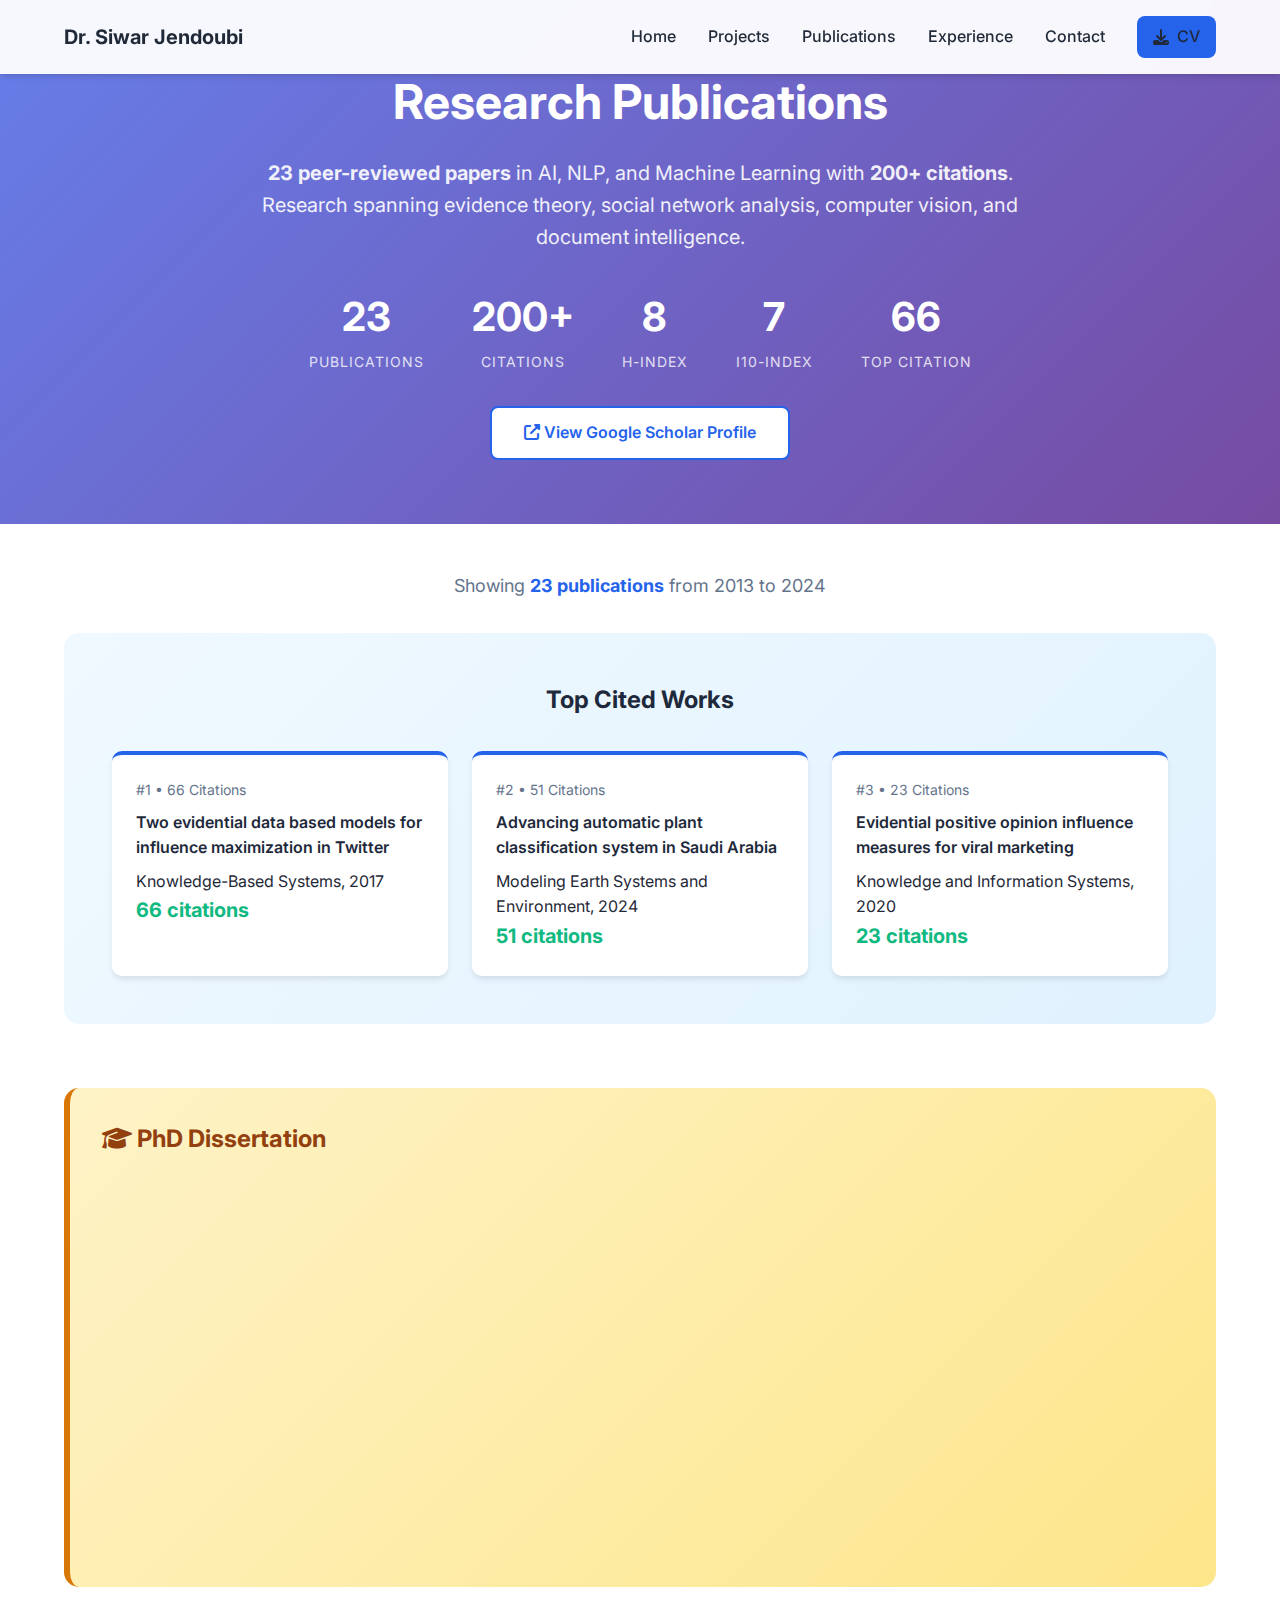
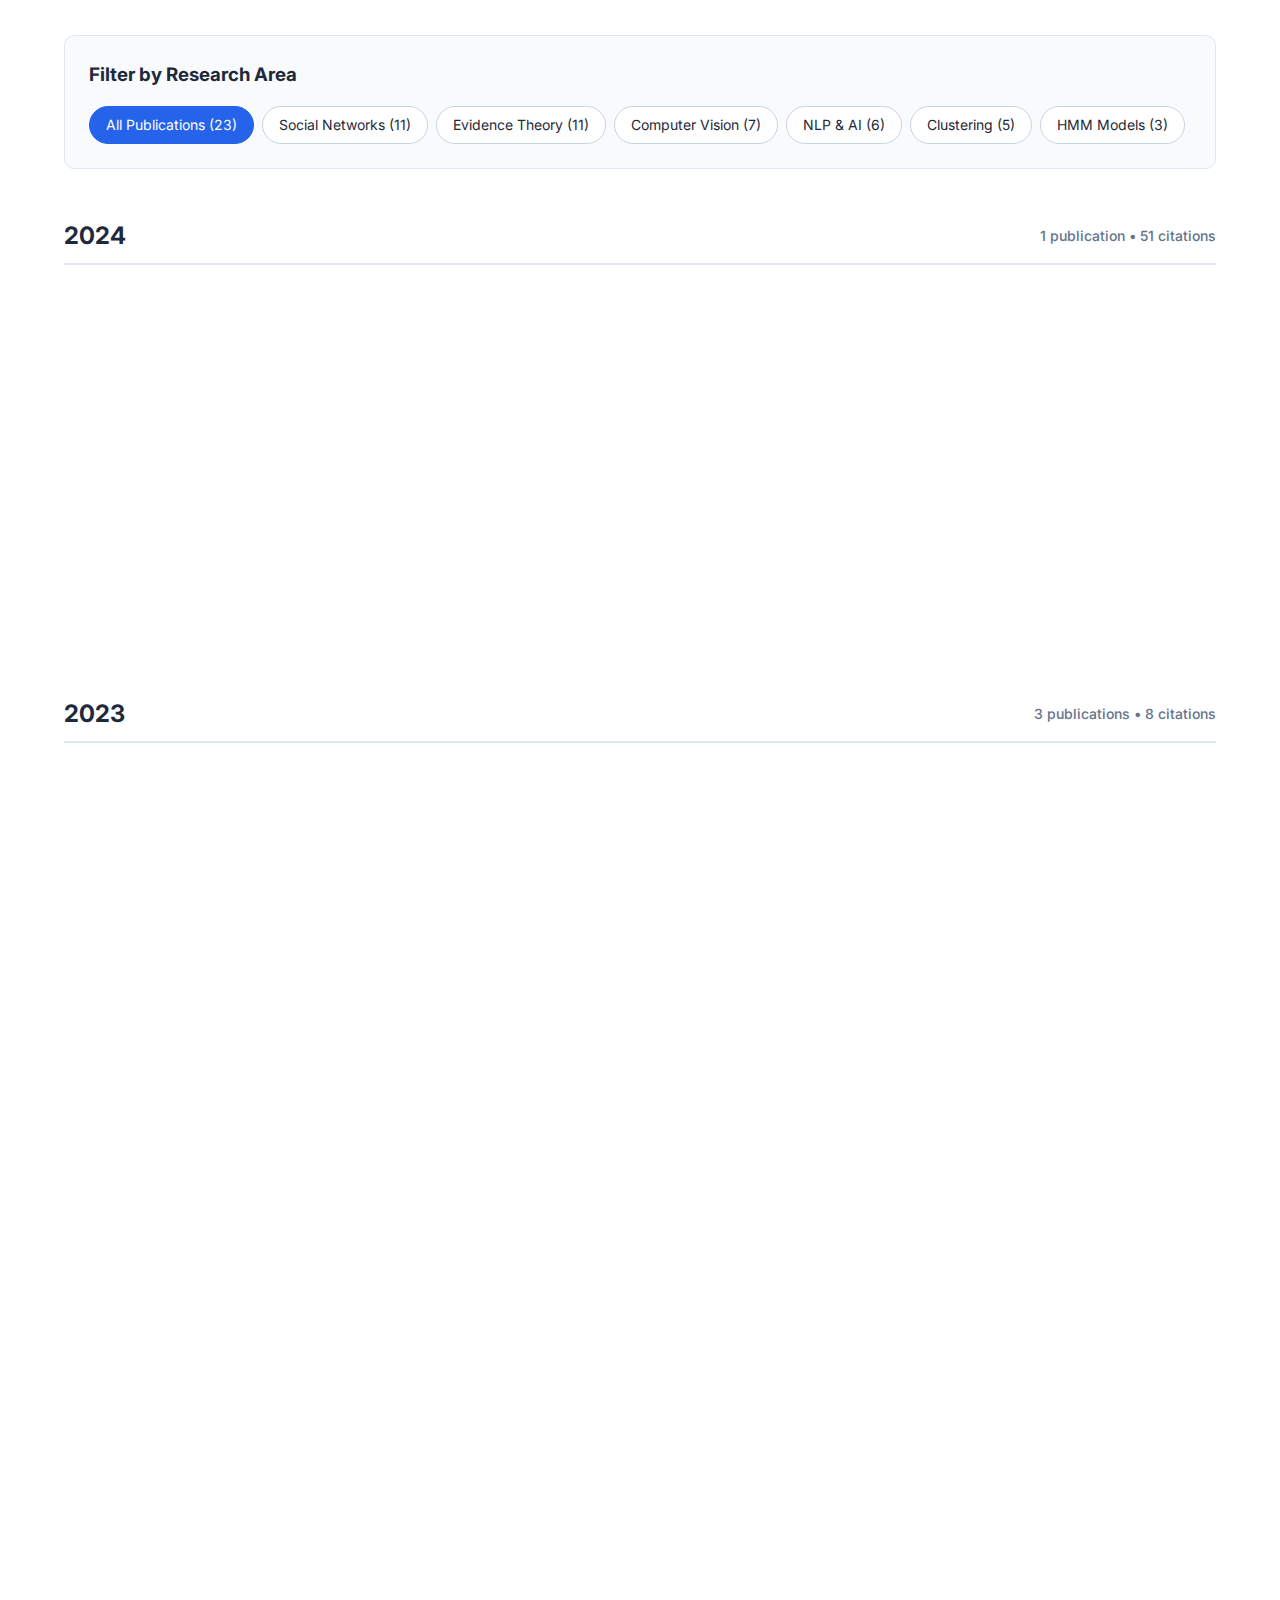
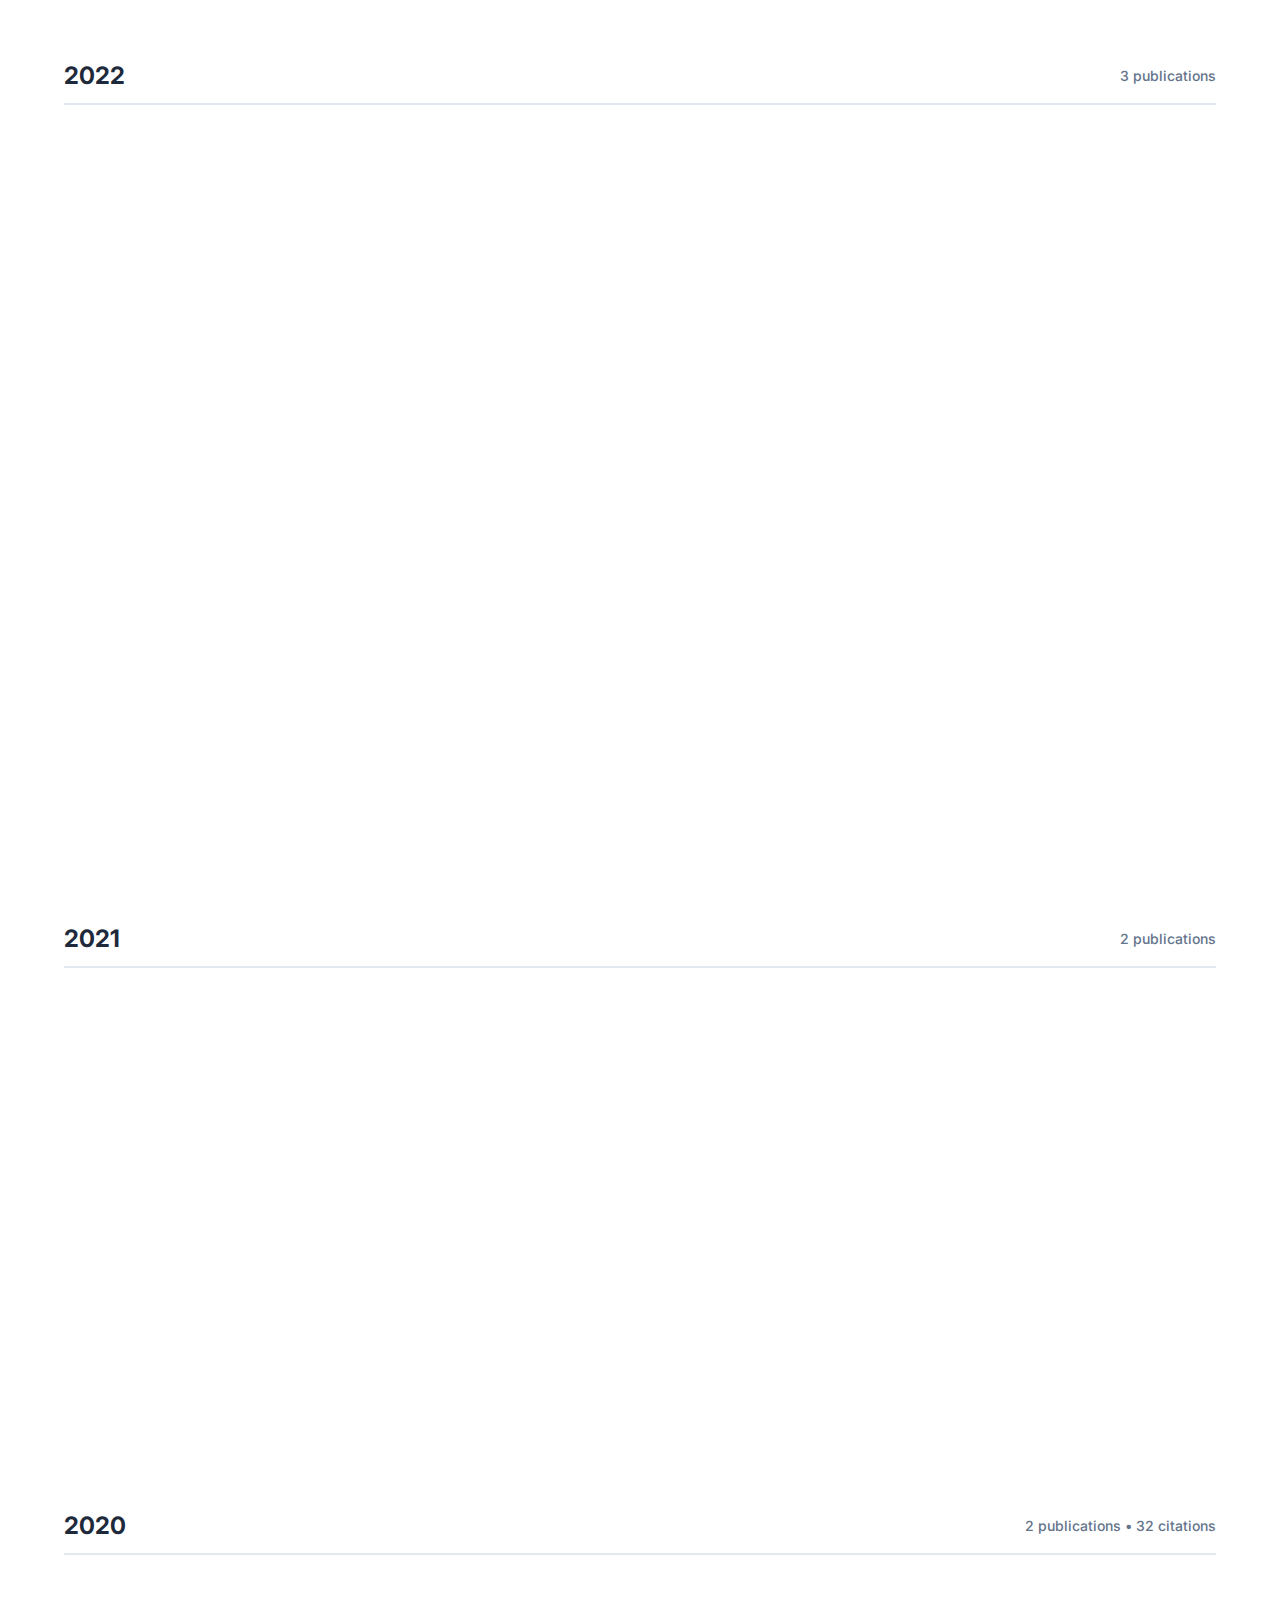
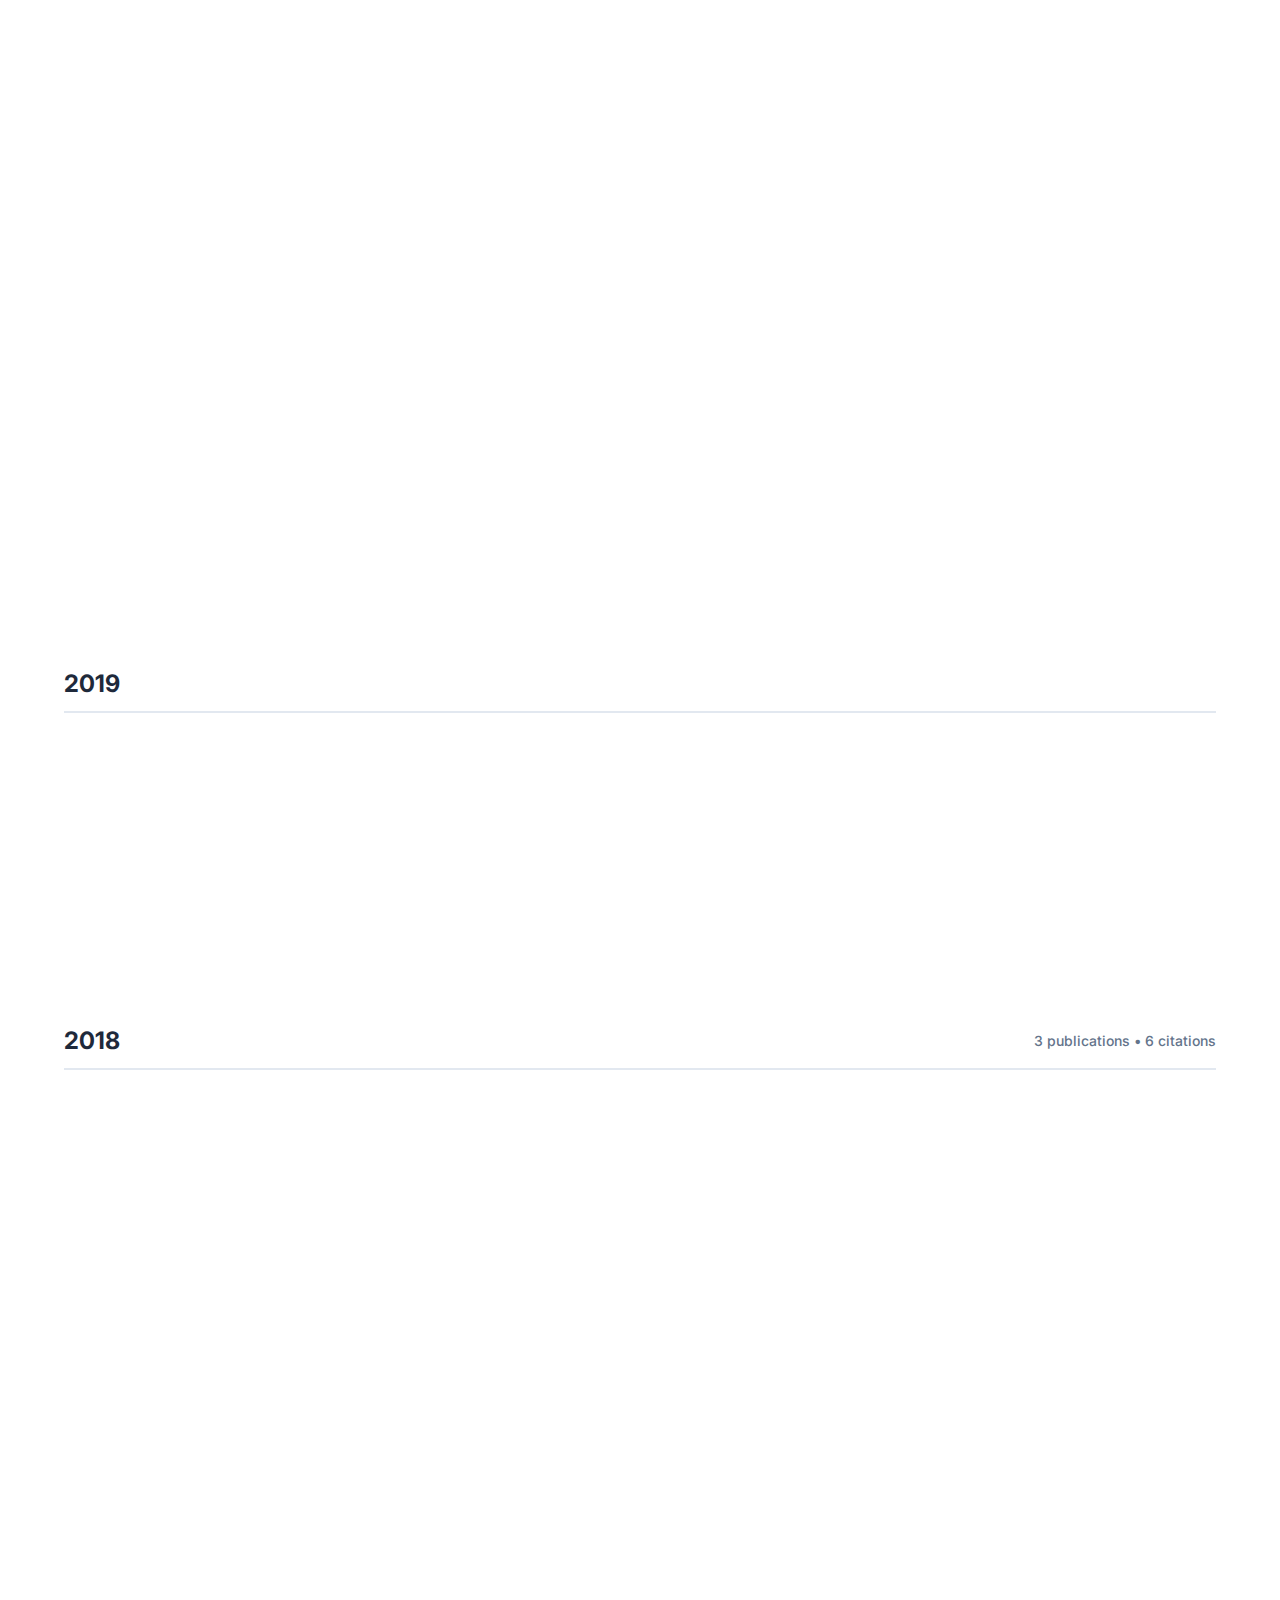
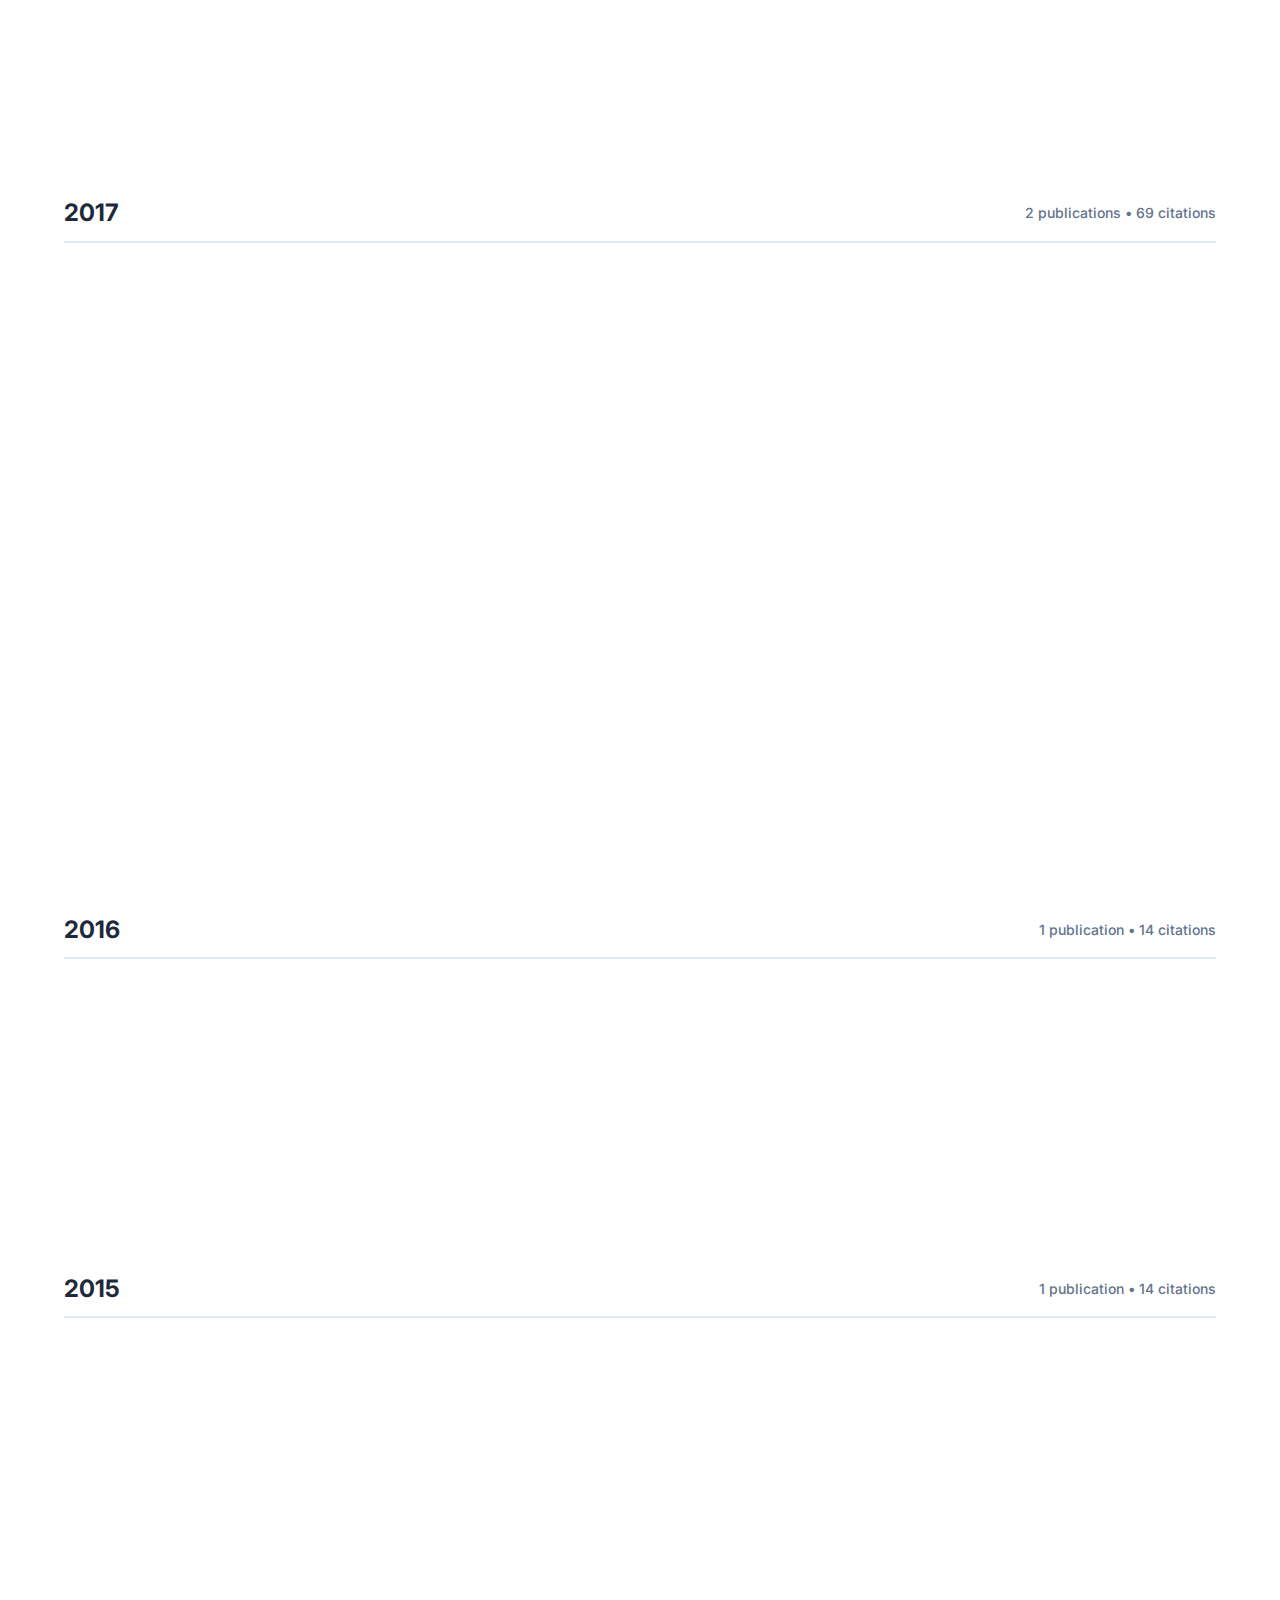
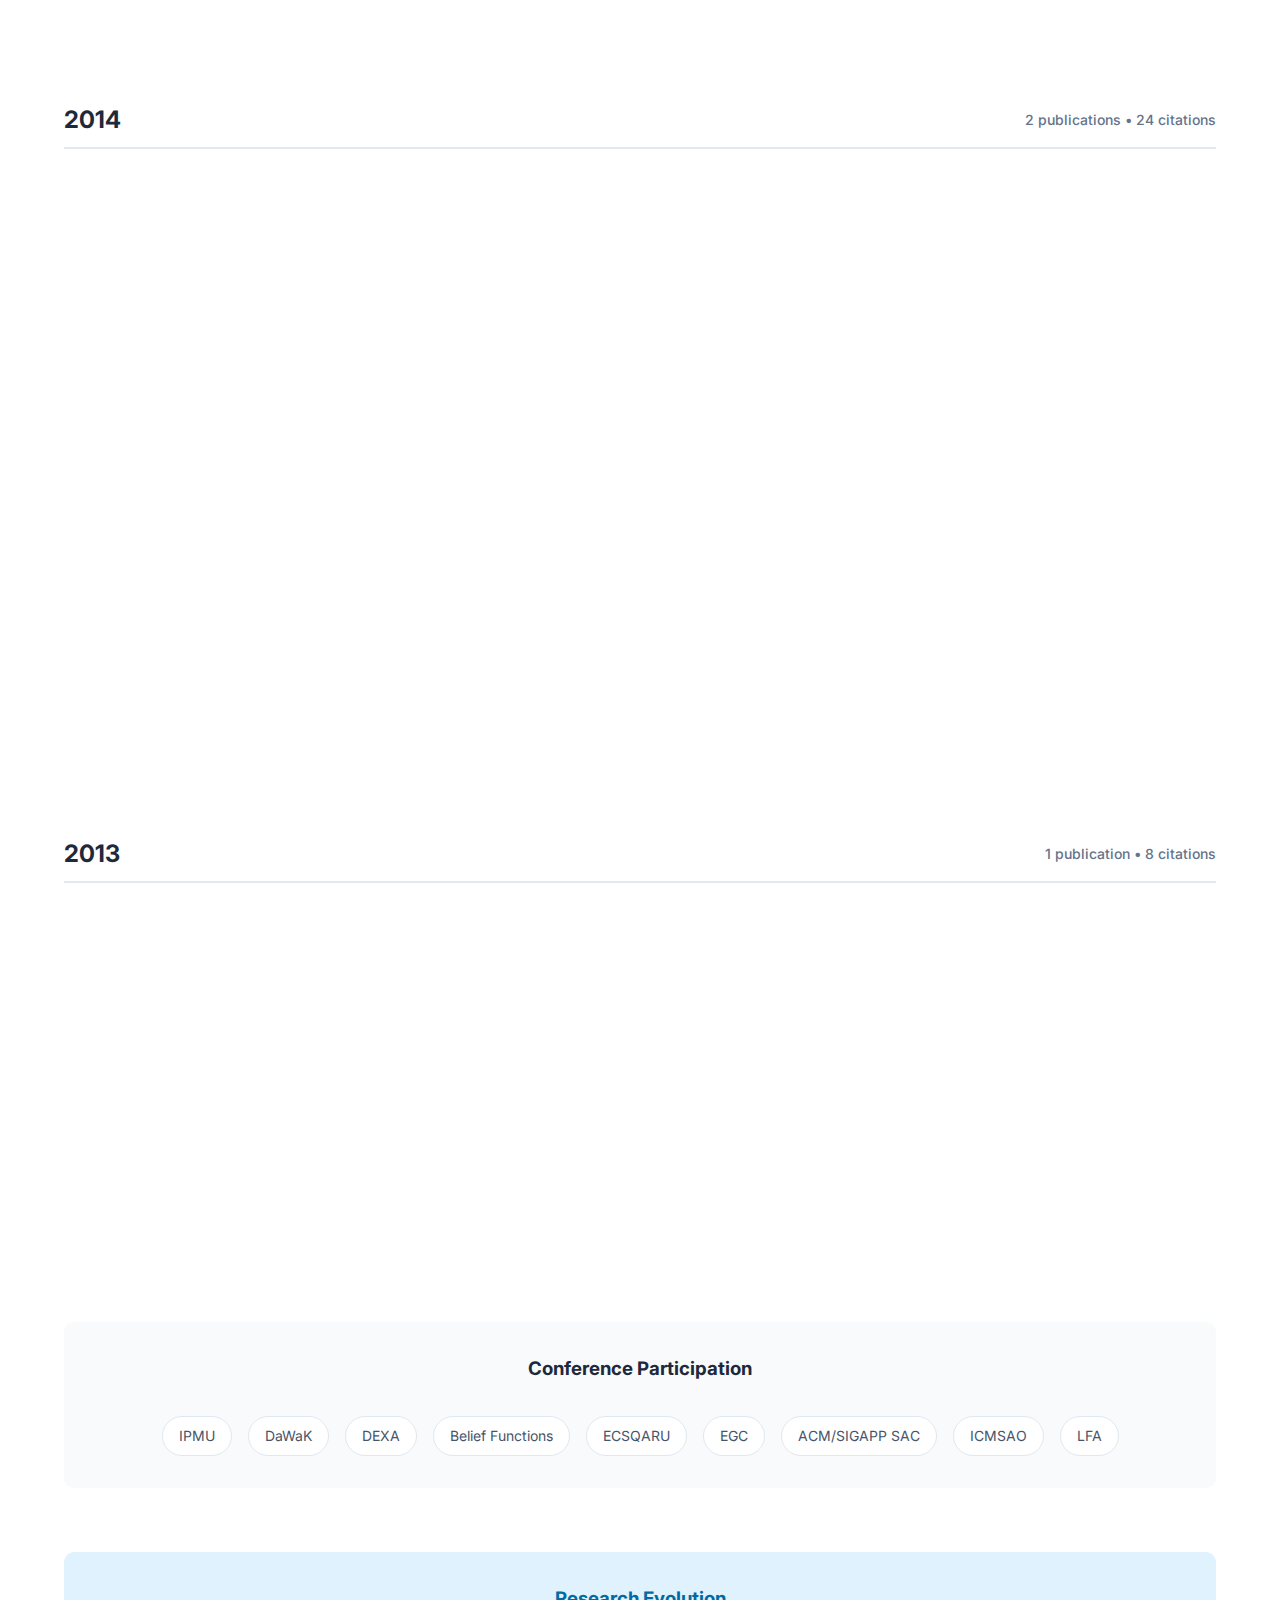
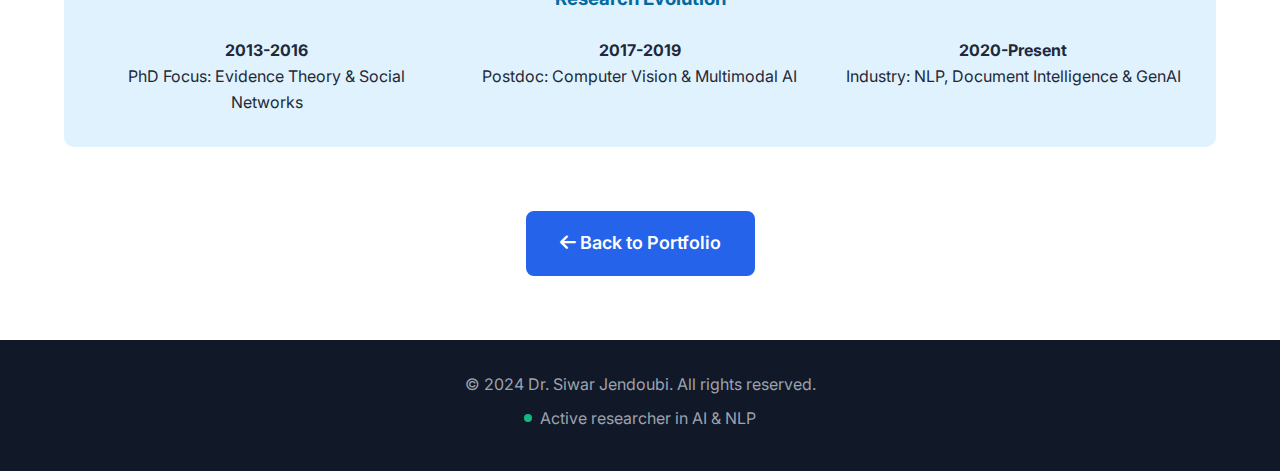
<file: publications.html>
<!DOCTYPE html>
<html lang="en">
<head>
    <meta charset="UTF-8">
    <meta name="viewport" content="width=device-width, initial-scale=1.0">
    <title>Publications - Dr. Siwar Jendoubi</title>
    <link rel="stylesheet" href="style.css">
    <link rel="stylesheet" href="https://cdnjs.cloudflare.com/ajax/libs/font-awesome/6.4.0/css/all.min.css">
    <link href="https://fonts.googleapis.com/css2?family=Inter:wght@300;400;500;600;700&family=Roboto+Mono:wght@300;400&display=swap" rel="stylesheet">
    <style>
        .publications-header {
            background: linear-gradient(135deg, #667eea 0%, #764ba2 100%);
            color: white;
            padding: 4rem 0;
            text-align: center;
            margin-bottom: 3rem;
        }
        
        .publications-header h1 {
            font-size: 3rem;
            margin-bottom: 1rem;
        }
        
        .publications-header p {
            font-size: 1.25rem;
            opacity: 0.9;
            max-width: 800px;
            margin: 0 auto 2rem;
        }
        
        .research-metrics {
            display: flex;
            justify-content: center;
            gap: 3rem;
            flex-wrap: wrap;
            margin-top: 2rem;
        }
        
        .research-metric {
            text-align: center;
        }
        
        .research-metric .number {
            font-size: 2.5rem;
            font-weight: 700;
            display: block;
        }
        
        .research-metric .label {
            font-size: 0.875rem;
            opacity: 0.8;
            text-transform: uppercase;
            letter-spacing: 1px;
        }
        
        .publications-container {
            max-width: 1200px;
            margin: 0 auto;
            padding: 0 1.5rem;
        }
        
        .filter-section {
            margin-bottom: 3rem;
            padding: 1.5rem;
            background: #f8fafc;
            border-radius: 10px;
            border: 1px solid #e2e8f0;
        }
        
        .filter-tags {
            display: flex;
            flex-wrap: wrap;
            gap: 0.5rem;
            margin-top: 1rem;
        }
        
        .filter-tag {
            padding: 0.4rem 1rem;
            background: white;
            border: 1px solid #cbd5e1;
            border-radius: 20px;
            font-size: 0.875rem;
            cursor: pointer;
            transition: all 0.3s;
        }
        
        .filter-tag:hover {
            background: #2563eb;
            color: white;
            border-color: #2563eb;
        }
        
        .filter-tag.active {
            background: #2563eb;
            color: white;
            border-color: #2563eb;
        }
        
        .publications-list {
            display: flex;
            flex-direction: column;
            gap: 2rem;
        }
        
        .publication-year-group {
            margin-bottom: 3rem;
        }
        
        .year-header {
            font-size: 1.5rem;
            font-weight: 700;
            color: #1e293b;
            padding-bottom: 0.5rem;
            margin-bottom: 1.5rem;
            border-bottom: 2px solid #e2e8f0;
            display: flex;
            justify-content: space-between;
            align-items: center;
        }
        
        .year-stats {
            font-size: 0.875rem;
            color: #64748b;
            font-weight: 500;
        }
        
        .publication-card {
            background: white;
            border: 1px solid #e2e8f0;
            border-radius: 10px;
            padding: 1.5rem;
            margin-bottom: 1rem;
            transition: all 0.3s;
            position: relative;
        }
        
        .publication-card:hover {
            transform: translateY(-2px);
            box-shadow: 0 10px 25px -5px rgba(0, 0, 0, 0.1);
            border-color: #cbd5e1;
        }
        
        .publication-header {
            display: flex;
            justify-content: space-between;
            align-items: flex-start;
            margin-bottom: 1rem;
        }
        
        .publication-title {
            font-size: 1.125rem;
            font-weight: 600;
            color: #1e293b;
            line-height: 1.4;
            flex: 1;
        }
        
        .publication-badges {
            display: flex;
            gap: 0.5rem;
            margin-left: 1rem;
            flex-shrink: 0;
        }
        
        .citation-badge {
            background: #10b981;
            color: white;
            padding: 0.25rem 0.75rem;
            border-radius: 12px;
            font-size: 0.75rem;
            font-weight: 600;
            display: flex;
            align-items: center;
            gap: 0.25rem;
            white-space: nowrap;
        }
        
        .citation-badge .icon {
            font-size: 0.625rem;
        }
        
        .publication-authors {
            color: #475569;
            font-size: 0.9375rem;
            margin-bottom: 0.5rem;
        }
        
        .publication-venue {
            color: #64748b;
            font-size: 0.875rem;
            margin-bottom: 1rem;
            font-style: italic;
        }
        
        .publication-abstract {
            color: #475569;
            font-size: 0.9375rem;
            line-height: 1.6;
            margin-bottom: 1rem;
            padding: 1rem;
            background: #f8fafc;
            border-radius: 6px;
            border-left: 3px solid #2563eb;
        }
        
        .publication-links {
            display: flex;
            gap: 1rem;
            margin-top: 1rem;
            flex-wrap: wrap;
        }
        
        .publication-link {
            display: inline-flex;
            align-items: center;
            gap: 0.5rem;
            padding: 0.5rem 1rem;
            background: #f1f5f9;
            color: #475569;
            text-decoration: none;
            border-radius: 6px;
            font-size: 0.875rem;
            font-weight: 500;
            transition: all 0.3s;
        }
        
        .publication-link:hover {
            background: #2563eb;
            color: white;
        }
        
        .publication-tags {
            display: flex;
            flex-wrap: wrap;
            gap: 0.5rem;
            margin-top: 1rem;
        }
        
        .publication-tag {
            padding: 0.25rem 0.75rem;
            background: #e0f2fe;
            color: #0369a1;
            border-radius: 12px;
            font-size: 0.75rem;
            font-weight: 500;
        }
        
        .publication-tag.nlp { background: #dbeafe; color: #1e40af; }
        .publication-tag.social { background: #fce7f3; color: #9d174d; }
        .publication-tag.vision { background: #dcfce7; color: #15803d; }
        .publication-tag.theory { background: #f3e8ff; color: #7e22ce; }
        .publication-tag.ai { background: #fef3c7; color: #92400e; }
        .publication-tag.clustering { background: #fef3c7; color: #92400e; }
        .publication-tag.ner { background: #dbeafe; color: #1e40af; }
        .publication-tag.speech { background: #fef3c7; color: #92400e; }
        .publication-tag.hmm { background: #f3e8ff; color: #7e22ce; }
        
        .top-publications {
            background: linear-gradient(135deg, #f0f9ff 0%, #e0f2fe 100%);
            padding: 3rem;
            border-radius: 15px;
            margin-bottom: 4rem;
        }
        
        .top-publications h2 {
            text-align: center;
            margin-bottom: 2rem;
            color: #1e293b;
        }
        
        .top-cards {
            display: grid;
            grid-template-columns: repeat(auto-fit, minmax(300px, 1fr));
            gap: 1.5rem;
        }
        
        .top-card {
            background: white;
            padding: 1.5rem;
            border-radius: 10px;
            box-shadow: 0 4px 6px -1px rgba(0, 0, 0, 0.1);
            border-top: 4px solid #2563eb;
        }
        
        .top-card .rank {
            font-size: 0.875rem;
            color: #64748b;
            margin-bottom: 0.5rem;
        }
        
        .top-card .title {
            font-weight: 600;
            margin-bottom: 0.5rem;
            color: #1e293b;
        }
        
        .top-card .citations {
            color: #10b981;
            font-weight: 700;
            font-size: 1.25rem;
        }
        
        .conferences-list {
            display: flex;
            flex-wrap: wrap;
            gap: 1rem;
            justify-content: center;
            margin-top: 2rem;
        }
        
        .conference-badge {
            padding: 0.5rem 1rem;
            background: white;
            border: 1px solid #e2e8f0;
            border-radius: 20px;
            font-size: 0.875rem;
            color: #475569;
        }
        
        .publication-count {
            text-align: center;
            margin: 2rem 0;
            font-size: 1.125rem;
            color: #64748b;
        }
        
        .publication-count strong {
            color: #2563eb;
        }
        
        .phd-section {
            background: linear-gradient(135deg, #fef3c7 0%, #fde68a 100%);
            padding: 2rem;
            border-radius: 15px;
            margin: 3rem 0;
            border-left: 6px solid #d97706;
        }
        
        .phd-section h2 {
            color: #92400e;
            margin-bottom: 1rem;
        }
        
        @media (max-width: 768px) {
            .publications-header h1 {
                font-size: 2rem;
            }
            
            .research-metrics {
                gap: 1.5rem;
            }
            
            .publication-header {
                flex-direction: column;
                gap: 0.5rem;
            }
            
            .publication-badges {
                margin-left: 0;
                align-self: flex-start;
            }
            
            .top-publications {
                padding: 2rem 1rem;
            }
            
            .publication-title {
                font-size: 1rem;
            }
        }
    </style>
</head>
<body>
    <!-- Navigation -->
    <nav class="navbar">
        <div class="nav-container">
            <a href="index.html" class="logo">Dr. Siwar Jendoubi</a>
            <div class="nav-links">
                <a href="index.html">Home</a>
                <a href="index.html#projects">Projects</a>
                <a href="publications.html" class="active">Publications</a>
                <a href="index.html#experience">Experience</a>
                <a href="index.html#contact">Contact</a>
                <a href="assets/pdfs/cv_siwar_jendoubi.pdf" class="btn-cv" target="_blank">
                    <i class="fas fa-download"></i> CV
                </a>
            </div>
            <button class="menu-toggle">
                <i class="fas fa-bars"></i>
            </button>
        </div>
    </nav>

    <!-- Header -->
    <section class="publications-header">
        <div class="container">
            <h1>Research Publications</h1>
            <p><strong>23 peer-reviewed papers</strong> in AI, NLP, and Machine Learning with <strong>200+ citations</strong>. Research spanning evidence theory, social network analysis, computer vision, and document intelligence.</p>
            
            <div class="research-metrics">
                <div class="research-metric">
                    <span class="number">23</span>
                    <span class="label">Publications</span>
                </div>
                <div class="research-metric">
                    <span class="number">200+</span>
                    <span class="label">Citations</span>
                </div>
                <div class="research-metric">
                    <span class="number">8</span>
                    <span class="label">h-index</span>
                </div>
                <div class="research-metric">
                    <span class="number">7</span>
                    <span class="label">i10-index</span>
                </div>
                <div class="research-metric">
                    <span class="number">66</span>
                    <span class="label">Top Citation</span>
                </div>
            </div>
            
            <a href="https://scholar.google.com/citations?user=-oNKimAAAAAJ&hl=fr" 
               target="_blank" 
               class="btn-secondary" 
               style="background: white; color: #2563eb; margin-top: 2rem;">
                <i class="fas fa-external-link-alt"></i> View Google Scholar Profile
            </a>
        </div>
    </section>

    <!-- Main Content -->
    <main class="publications-container">
        
        <!-- Publication Count -->
        <div class="publication-count">
            Showing <strong>23 publications</strong> from 2013 to 2024
        </div>
        
        <!-- Top Publications -->
        <section class="top-publications">
            <h2>Top Cited Works</h2>
            <div class="top-cards">
                <div class="top-card">
                    <div class="rank">#1 • 66 Citations</div>
                    <div class="title">Two evidential data based models for influence maximization in Twitter</div>
                    <div class="venue">Knowledge-Based Systems, 2017</div>
                    <div class="citations">66 citations</div>
                </div>
                
                <div class="top-card">
                    <div class="rank">#2 • 51 Citations</div>
                    <div class="title">Advancing automatic plant classification system in Saudi Arabia</div>
                    <div class="venue">Modeling Earth Systems and Environment, 2024</div>
                    <div class="citations">51 citations</div>
                </div>
                
                <div class="top-card">
                    <div class="rank">#3 • 23 Citations</div>
                    <div class="title">Evidential positive opinion influence measures for viral marketing</div>
                    <div class="venue">Knowledge and Information Systems, 2020</div>
                    <div class="citations">23 citations</div>
                </div>
            </div>
        </section>

        <!-- PhD Dissertation Section -->
        <section class="phd-section">
            <h2><i class="fas fa-graduation-cap"></i> PhD Dissertation</h2>
            <div class="publication-card">
                <div class="publication-header">
                    <div class="publication-title">
                        Influencers characterization in a social network for viral marketing perspectives
                    </div>
                    <div class="publication-badges">
                        <span class="citation-badge">
                            <i class="fas fa-quote-right icon"></i> 6
                        </span>
                    </div>
                </div>
                <div class="publication-authors">
                    <strong>S Jendoubi</strong>
                </div>
                <div class="publication-venue">
                    PhD Dissertation, University of Rennes I & University of Tunis, 2016
                </div>
                <div class="publication-abstract">
                    Comprehensive research on influencer characterization and influence maximization in social networks using evidence theory. Developed novel models for identifying key influencers and maximizing information spread in viral marketing campaigns. This work forms the foundation of my research in social network analysis and evidence theory applications.
                </div>
                <div class="publication-links">
                    <a href="https://ged.univ-rennes1.fr/nuxeo/site/esupversions/7c413286-41e7-47ca-b6fe-9a115fa1852b" 
                       class="publication-link" 
                       target="_blank">
                        <i class="fas fa-external-link-alt"></i> Full Thesis PDF
                    </a>
                </div>
                <div class="publication-tags">
                    <span class="publication-tag theory">Evidence Theory</span>
                    <span class="publication-tag social">Social Networks</span>
                    <span class="publication-tag social">Viral Marketing</span>
                    <span class="publication-tag social">Influence Maximization</span>
                </div>
            </div>
        </section>

        <!-- Filter Section -->
        <section class="filter-section">
            <h3 style="margin-bottom: 0.5rem; color: #1e293b;">Filter by Research Area</h3>
            <div class="filter-tags">
                <span class="filter-tag active" data-filter="all">All Publications (23)</span>
                <span class="filter-tag" data-filter="social">Social Networks (9)</span>
                <span class="filter-tag" data-filter="theory">Evidence Theory (10)</span>
                <span class="filter-tag" data-filter="vision">Computer Vision (5)</span>
                <span class="filter-tag" data-filter="nlp">NLP & AI (6)</span>
                <span class="filter-tag" data-filter="clustering">Clustering (3)</span>
                <span class="filter-tag" data-filter="hmm">HMM Models (2)</span>
            </div>
        </section>

        <!-- Publications List -->
        <section class="publications-list">
            
            <!-- 2024 -->
            <div class="publication-year-group" data-tags="vision ai">
                <div class="year-header">
                    <span>2024</span>
                    <span class="year-stats">1 publication • 51 citations</span>
                </div>
                
                <div class="publication-card">
                    <div class="publication-header">
                        <div class="publication-title">
                            Advancing automatic plant classification system in Saudi Arabia: introducing a novel dataset and ensemble deep learning approach
                        </div>
                        <div class="publication-badges">
                            <span class="citation-badge">
                                <i class="fas fa-quote-right icon"></i> 51
                            </span>
                        </div>
                    </div>
                    <div class="publication-authors">
                        E Amri, Y Gulzar, A Yeafi, <strong>S Jendoubi</strong>, F Dhawi, MS Mir
                    </div>
                    <div class="publication-venue">
                        Modeling Earth Systems and Environment, 2024
                    </div>
                    <div class="publication-abstract">
                        Introduced a novel ensemble deep learning approach for plant classification using multimodal data from Saudi Arabia, advancing automatic species recognition systems with state-of-the-art accuracy.
                    </div>
                    <div class="publication-tags">
                        <span class="publication-tag vision">Computer Vision</span>
                        <span class="publication-tag ai">Deep Learning</span>
                        <span class="publication-tag ai">Ensemble Methods</span>
                    </div>
                </div>
            </div>

            <!-- 2023 -->
            <div class="publication-year-group" data-tags="nlp ai clustering">
                <div class="year-header">
                    <span>2023</span>
                    <span class="year-stats">3 publications • 8 citations</span>
                </div>
                
                <div class="publication-card">
                    <div class="publication-header">
                        <div class="publication-title">
                            Dynamic named entity recognition
                        </div>
                        <div class="publication-badges">
                            <span class="citation-badge">
                                <i class="fas fa-quote-right icon"></i> 6
                            </span>
                        </div>
                    </div>
                    <div class="publication-authors">
                        T Luiggi, V Guigue, L Soulier, <strong>S Jendoubi</strong>, A Baelde
                    </div>
                    <div class="publication-venue">
                        Proceedings of the 38th ACM/SIGAPP Symposium on Applied Computing, 2023
                    </div>
                    <div class="publication-abstract">
                        Advanced NER system adapting to evolving entity types in financial documents, with applications in dynamic document processing and real-time information extraction.
                    </div>
                    <div class="publication-tags">
                        <span class="publication-tag nlp">NLP</span>
                        <span class="publication-tag ner">Named Entity Recognition</span>
                    </div>
                </div>
                
                <div class="publication-card">
                    <div class="publication-header">
                        <div class="publication-title">
                            SSFuzzyART: A Semi-Supervised Fuzzy ART through seeding initialization and a clustered data generation algorithm to deeply study clustering solutions
                        </div>
                        <div class="publication-badges">
                            <span class="citation-badge">
                                <i class="fas fa-quote-right icon"></i> 2
                            </span>
                        </div>
                    </div>
                    <div class="publication-authors">
                        <strong>S Jendoubi</strong>, A Baelde, T Tran
                    </div>
                    <div class="publication-venue">
                        Array, 2023
                    </div>
                    <div class="publication-abstract">
                        Novel semi-supervised clustering algorithm with seeding initialization and controlled data generation for in-depth study of clustering solutions.
                    </div>
                    <div class="publication-tags">
                        <span class="publication-tag clustering">Clustering</span>
                        <span class="publication-tag ai">Semi-Supervised Learning</span>
                    </div>
                </div>
                
                <div class="publication-card">
                    <div class="publication-header">
                        <div class="publication-title">
                            SSFuzzyART: A Semi-Supervised Fuzzy ART Through Seeding Initialization
                        </div>
                    </div>
                    <div class="publication-authors">
                        <strong>S Jendoubi</strong>, A Baelde
                    </div>
                    <div class="publication-venue">
                        International Conference on Information Processing and Management of Uncertainty (IPMU), 2022
                    </div>
                    <div class="publication-tags">
                        <span class="publication-tag clustering">Clustering</span>
                        <span class="publication-tag ai">Fuzzy ART</span>
                    </div>
                </div>
            </div>

            <!-- 2022 -->
            <div class="publication-year-group" data-tags="nlp ai">
                <div class="year-header">
                    <span>2022</span>
                    <span class="year-stats">3 publications</span>
                </div>
                
                <div class="publication-card">
                    <div class="publication-header">
                        <div class="publication-title">
                            A Table Extraction Solution for Financial Spreading
                        </div>
                    </div>
                    <div class="publication-authors">
                        DT Ta, <strong>S Jendoubi</strong>, A Baelde
                    </div>
                    <div class="publication-venue">
                        International Conference on Database and Expert Systems Applications (DEXA), 2022
                    </div>
                    <div class="publication-abstract">
                        Automated extraction system for financial tables with high structural accuracy, applied to financial document processing and data spreading applications.
                    </div>
                    <div class="publication-tags">
                        <span class="publication-tag nlp">Document Intelligence</span>
                        <span class="publication-tag ai">Table Extraction</span>
                    </div>
                </div>
                
                <div class="publication-card">
                    <div class="publication-header">
                        <div class="publication-title">
                            A Table Extraction Solution for Financial Spreading
                        </div>
                    </div>
                    <div class="publication-authors">
                        DT Ta, <strong>S Jendoubi</strong>, A Baelde
                    </div>
                    <div class="publication-venue">
                        Database and Expert Systems Applications - DEXA 2022 Workshops
                    </div>
                    <div class="publication-tags">
                        <span class="publication-tag nlp">Document Processing</span>
                        <span class="publication-tag ai">Financial AI</span>
                    </div>
                </div>
                
                <div class="publication-card">
                    <div class="publication-header">
                        <div class="publication-title">
                            Check for updates: A Table Extraction Solution for Financial Spreading
                        </div>
                    </div>
                    <div class="publication-authors">
                        DT Ta, <strong>S Jendoubi</strong>, A Baelde
                    </div>
                    <div class="publication-venue">
                        DEXA 2022 Workshops
                    </div>
                    <div class="publication-tags">
                        <span class="publication-tag nlp">Information Extraction</span>
                    </div>
                </div>
            </div>

            <!-- 2021 -->
            <div class="publication-year-group" data-tags="clustering ai">
                <div class="year-header">
                    <span>2021</span>
                    <span class="year-stats">2 publications</span>
                </div>
                
                <div class="publication-card">
                    <div class="publication-header">
                        <div class="publication-title">
                            Génération de données binaires groupées à partitionnement contrôlé et évaluation de l'impact
                        </div>
                    </div>
                    <div class="publication-authors">
                        <strong>S Jendoubi</strong>, AB Mamou
                    </div>
                    <div class="publication-venue">
                        Extraction et Gestion des Connaissances: Actes EGC'2021
                    </div>
                    <div class="publication-tags">
                        <span class="publication-tag clustering">Clustering</span>
                        <span class="publication-tag ai">Data Generation</span>
                    </div>
                </div>
                
                <div class="publication-card">
                    <div class="publication-header">
                        <div class="publication-title">
                            Génération de données binaires groupées à partitionnement contrôlé et évaluation de l'impact des méthodes de réduction de dimension sur ce partitionnement
                        </div>
                    </div>
                    <div class="publication-authors">
                        <strong>S Jendoubi</strong>, AB Mamou, A Baelde
                    </div>
                    <div class="publication-venue">
                        EGC 2021
                    </div>
                    <div class="publication-tags">
                        <span class="publication-tag clustering">Clustering</span>
                        <span class="publication-tag ai">Dimensionality Reduction</span>
                    </div>
                </div>
            </div>

            <!-- 2020 -->
            <div class="publication-year-group" data-tags="theory social vision">
                <div class="year-header">
                    <span>2020</span>
                    <span class="year-stats">2 publications • 32 citations</span>
                </div>
                
                <div class="publication-card">
                    <div class="publication-header">
                        <div class="publication-title">
                            Evidential positive opinion influence measures for viral marketing
                        </div>
                        <div class="publication-badges">
                            <span class="citation-badge">
                                <i class="fas fa-quote-right icon"></i> 23
                            </span>
                        </div>
                    </div>
                    <div class="publication-authors">
                        <strong>S Jendoubi</strong>, A Martin
                    </div>
                    <div class="publication-venue">
                        Knowledge and Information Systems, 2020
                    </div>
                    <div class="publication-abstract">
                        Developed evidential measures to quantify positive influence in marketing campaigns, improving targeting accuracy and ROI in social network marketing.
                    </div>
                    <div class="publication-tags">
                        <span class="publication-tag theory">Evidence Theory</span>
                        <span class="publication-tag social">Social Networks</span>
                        <span class="publication-tag social">Viral Marketing</span>
                    </div>
                </div>
                
                <div class="publication-card">
                    <div class="publication-header">
                        <div class="publication-title">
                            Evidential two-step tree species recognition approach from leaves and bark
                        </div>
                        <div class="publication-badges">
                            <span class="citation-badge">
                                <i class="fas fa-quote-right icon"></i> 9
                            </span>
                        </div>
                    </div>
                    <div class="publication-authors">
                        <strong>S Jendoubi</strong>, D Coquin, R Boukezzoula
                    </div>
                    <div class="publication-venue">
                        Expert Systems with Applications, 2020
                    </div>
                    <div class="publication-abstract">
                        Multimodal fusion approach combining leaf and bark features for tree species recognition, improving recognition rates by 20% over existing solutions through evidence theory combination.
                    </div>
                    <div class="publication-tags">
                        <span class="publication-tag vision">Computer Vision</span>
                        <span class="publication-tag theory">Evidence Theory</span>
                        <span class="publication-tag ai">Multimodal Fusion</span>
                    </div>
                </div>
            </div>

            <!-- 2019 -->
            <div class="publication-year-group" data-tags="vision">
                <div class="year-header">
                    <span>2019</span>
                </div>
                
                <div class="publication-card">
                    <div class="publication-header">
                        <div class="publication-title">
                            Fusion multimodale pour la reconnaissance des espèces d'arbres à partir des feuilles et des écorces
                        </div>
                    </div>
                    <div class="publication-authors">
                        <strong>S Jendoubi</strong>, D Coquin, R Boukezzoula
                    </div>
                    <div class="publication-venue">
                        LFA'19, 28ème Rencontres Francophones sur la Logique Floue et ses Applications
                    </div>
                    <div class="publication-tags">
                        <span class="publication-tag vision">Computer Vision</span>
                        <span class="publication-tag ai">Multimodal Fusion</span>
                    </div>
                </div>
            </div>

            <!-- 2018 -->
            <div class="publication-year-group" data-tags="vision theory social">
                <div class="year-header">
                    <span>2018</span>
                    <span class="year-stats">3 publications • 6 citations</span>
                </div>
                
                <div class="publication-card">
                    <div class="publication-header">
                        <div class="publication-title">
                            An Evidential k-nearest Neighbors Combination Rule for Tree Species Recognition
                        </div>
                        <div class="publication-badges">
                            <span class="citation-badge">
                                <i class="fas fa-quote-right icon"></i> 3
                            </span>
                        </div>
                    </div>
                    <div class="publication-authors">
                        <strong>S Jendoubi</strong>, D Coquin, R Boukezzoula
                    </div>
                    <div class="publication-venue">
                        International Conference on Belief Functions, 2018
                    </div>
                    <div class="publication-tags">
                        <span class="publication-tag vision">Computer Vision</span>
                        <span class="publication-tag theory">Evidence Theory</span>
                    </div>
                </div>
                
                <div class="publication-card">
                    <div class="publication-header">
                        <div class="publication-title">
                            Evidential independence maximization on twitter network
                        </div>
                        <div class="publication-badges">
                            <span class="citation-badge">
                                <i class="fas fa-quote-right icon"></i> 2
                            </span>
                        </div>
                    </div>
                    <div class="publication-authors">
                        <strong>S Jendoubi</strong>, M Chebbah, A Martin
                    </div>
                    <div class="publication-venue">
                        International Conference on Belief Functions, 2018
                    </div>
                    <div class="publication-tags">
                        <span class="publication-tag social">Social Networks</span>
                        <span class="publication-tag theory">Evidence Theory</span>
                    </div>
                </div>
                
                <div class="publication-card">
                    <div class="publication-header">
                        <div class="publication-title">
                            K-NN crédibiliste pour la reconnaissance automatique des espèces d'arbres
                        </div>
                        <div class="publication-badges">
                            <span class="citation-badge">
                                <i class="fas fa-quote-right icon"></i> 1
                            </span>
                        </div>
                    </div>
                    <div class="publication-authors">
                        <strong>S Jendoubi</strong>, D Coquin, R Boukezzoula
                    </div>
                    <div class="publication-venue">
                        LFA 2018 - Rencontres francophones sur la Logique Floue et ses Applications
                    </div>
                    <div class="publication-tags">
                        <span class="publication-tag vision">Computer Vision</span>
                        <span class="publication-tag theory">Evidence Theory</span>
                    </div>
                </div>
            </div>

            <!-- 2017 -->
            <div class="publication-year-group" data-tags="theory social">
                <div class="year-header">
                    <span>2017</span>
                    <span class="year-stats">2 publications • 69 citations</span>
                </div>
                
                <div class="publication-card">
                    <div class="publication-header">
                        <div class="publication-title">
                            Two evidential data based models for influence maximization in Twitter
                        </div>
                        <div class="publication-badges">
                            <span class="citation-badge">
                                <i class="fas fa-quote-right icon"></i> 66
                            </span>
                            <span class="citation-badge" style="background: #8b5cf6;">
                                <i class="fas fa-star icon"></i> Top
                            </span>
                        </div>
                    </div>
                    <div class="publication-authors">
                        <strong>S Jendoubi</strong>, A Martin, L Liétard, HB Hadji, BB Yaghlane
                    </div>
                    <div class="publication-venue">
                        Knowledge-Based Systems, 2017
                    </div>
                    <div class="publication-abstract">
                        Introduced evidence theory-based models for identifying key influencers in social networks, significantly improving accuracy over traditional methods for viral marketing applications. The approach combines evidential reasoning with social network analysis.
                    </div>
                    <div class="publication-links">
                        <a href="https://doi.org/10.1016/j.knosys.2017.01.017" class="publication-link" target="_blank">
                            <i class="fas fa-external-link-alt"></i> DOI Link
                        </a>
                        <a href="#" class="publication-link">
                            <i class="fas fa-file-pdf"></i> PDF
                        </a>
                    </div>
                    <div class="publication-tags">
                        <span class="publication-tag theory">Evidence Theory</span>
                        <span class="publication-tag social">Influence Maximization</span>
                        <span class="publication-tag social">Social Media Analysis</span>
                    </div>
                </div>
                
                <div class="publication-card">
                    <div class="publication-header">
                        <div class="publication-title">
                            A reliability-based approach for influence maximization using the evidence theory
                        </div>
                        <div class="publication-badges">
                            <span class="citation-badge">
                                <i class="fas fa-quote-right icon"></i> 3
                            </span>
                        </div>
                    </div>
                    <div class="publication-authors">
                        <strong>S Jendoubi</strong>, A Martin
                    </div>
                    <div class="publication-venue">
                        International Conference on Big Data Analytics and Knowledge Discovery (DaWaK), 2017
                    </div>
                    <div class="publication-tags">
                        <span class="publication-tag theory">Evidence Theory</span>
                        <span class="publication-tag social">Influence Maximization</span>
                    </div>
                </div>
            </div>

            <!-- 2016 -->
            <div class="publication-year-group" data-tags="theory social">
                <div class="year-header">
                    <span>2016</span>
                    <span class="year-stats">1 publication • 14 citations</span>
                </div>
                
                <div class="publication-card">
                    <div class="publication-header">
                        <div class="publication-title">
                            Maximizing positive opinion influence using an evidential approach
                        </div>
                        <div class="publication-badges">
                            <span class="citation-badge">
                                <i class="fas fa-quote-right icon"></i> 14
                            </span>
                        </div>
                    </div>
                    <div class="publication-authors">
                        <strong>S Jendoubi</strong>, A Martin, L Liétard, HB Hadji, BB Yaghlane
                    </div>
                    <div class="publication-venue">
                        Uncertainty Modelling in Knowledge Engineering and Decision Making, 2016
                    </div>
                    <div class="publication-tags">
                        <span class="publication-tag theory">Evidence Theory</span>
                        <span class="publication-tag social">Opinion Influence</span>
                    </div>
                </div>
            </div>

            <!-- 2015 -->
            <div class="publication-year-group" data-tags="social theory">
                <div class="year-header">
                    <span>2015</span>
                    <span class="year-stats">1 publication • 14 citations</span>
                </div>
                
                <div class="publication-card">
                    <div class="publication-header">
                        <div class="publication-title">
                            Dynamic time warping distance for message propagation classification in twitter
                        </div>
                        <div class="publication-badges">
                            <span class="citation-badge">
                                <i class="fas fa-quote-right icon"></i> 14
                            </span>
                        </div>
                    </div>
                    <div class="publication-authors">
                        <strong>S Jendoubi</strong>, A Martin, L Liétard, B Ben Yaghlane, H Ben Hadji
                    </div>
                    <div class="publication-venue">
                        European Conference on Symbolic and Quantitative Approaches to Reasoning and Uncertainty (ECSQARU), 2015
                    </div>
                    <div class="publication-abstract">
                        Applied dynamic time warping for classifying message propagation patterns in Twitter, combining temporal analysis with social network dynamics.
                    </div>
                    <div class="publication-tags">
                        <span class="publication-tag social">Social Networks</span>
                        <span class="publication-tag theory">Time Series Analysis</span>
                    </div>
                </div>
            </div>

            <!-- 2014 -->
            <div class="publication-year-group" data-tags="social theory hmm">
                <div class="year-header">
                    <span>2014</span>
                    <span class="year-stats">2 publications • 24 citations</span>
                </div>
                
                <div class="publication-card">
                    <div class="publication-header">
                        <div class="publication-title">
                            Classification of message spreading in a heterogeneous social network
                        </div>
                        <div class="publication-badges">
                            <span class="citation-badge">
                                <i class="fas fa-quote-right icon"></i> 16
                            </span>
                        </div>
                    </div>
                    <div class="publication-authors">
                        <strong>S Jendoubi</strong>, A Martin, L Liétard, B Ben Yaghlane
                    </div>
                    <div class="publication-venue">
                        International Conference on Information Processing and Management of Uncertainty (IPMU), 2014
                    </div>
                    <div class="publication-abstract">
                        Early work on modeling and classifying information propagation patterns in heterogeneous social networks, forming the basis for later influence maximization research.
                    </div>
                    <div class="publication-tags">
                        <span class="publication-tag social">Social Networks</span>
                        <span class="publication-tag theory">Information Propagation</span>
                    </div>
                </div>
                
                <div class="publication-card">
                    <div class="publication-header">
                        <div class="publication-title">
                            Second-order belief hidden markov models
                        </div>
                        <div class="publication-badges">
                            <span class="citation-badge">
                                <i class="fas fa-quote-right icon"></i> 8
                            </span>
                        </div>
                    </div>
                    <div class="publication-authors">
                        J Park, M Chebbah, <strong>S Jendoubi</strong>, A Martin
                    </div>
                    <div class="publication-venue">
                        International Conference on Belief Functions, 2014
                    </div>
                    <div class="publication-abstract">
                        Advanced hidden Markov models incorporating second-order belief functions for improved uncertainty modeling in sequential data.
                    </div>
                    <div class="publication-tags">
                        <span class="publication-tag hmm">HMM Models</span>
                        <span class="publication-tag theory">Evidence Theory</span>
                    </div>
                </div>
            </div>

            <!-- 2013 -->
            <div class="publication-year-group" data-tags="hmm speech">
                <div class="year-header">
                    <span>2013</span>
                    <span class="year-stats">1 publication • 8 citations</span>
                </div>
                
                <div class="publication-card">
                    <div class="publication-header">
                        <div class="publication-title">
                            Belief hidden Markov model for speech recognition
                        </div>
                        <div class="publication-badges">
                            <span class="citation-badge">
                                <i class="fas fa-quote-right icon"></i> 8
                            </span>
                        </div>
                    </div>
                    <div class="publication-authors">
                        <strong>S Jendoubi</strong>, BB Yaghlane, A Martin
                    </div>
                    <div class="publication-venue">
                        5th International Conference on Modeling, Simulation and Applied Optimization (ICMSAO), 2013
                    </div>
                    <div class="publication-abstract">
                        Early application of belief functions to hidden Markov models for speech recognition, demonstrating improved handling of uncertainty in audio signal processing.
                    </div>
                    <div class="publication-tags">
                        <span class="publication-tag hmm">HMM Models</span>
                        <span class="publication-tag speech">Speech Recognition</span>
                        <span class="publication-tag theory">Evidence Theory</span>
                    </div>
                </div>
            </div>

        </section>

        <!-- Conferences Section -->
        <section style="margin-top: 4rem; padding: 2rem; background: #f8fafc; border-radius: 10px;">
            <h3 style="text-align: center; margin-bottom: 1.5rem; color: #1e293b;">Conference Participation</h3>
            <div class="conferences-list">
                <span class="conference-badge">IPMU</span>
                <span class="conference-badge">DaWaK</span>
                <span class="conference-badge">DEXA</span>
                <span class="conference-badge">Belief Functions</span>
                <span class="conference-badge">ECSQARU</span>
                <span class="conference-badge">EGC</span>
                <span class="conference-badge">ACM/SIGAPP SAC</span>
                <span class="conference-badge">ICMSAO</span>
                <span class="conference-badge">LFA</span>
            </div>
        </section>

        <!-- Research Summary -->
        <section style="margin: 4rem 0; padding: 2rem; background: #e0f2fe; border-radius: 10px;">
            <h3 style="text-align: center; margin-bottom: 1.5rem; color: #0369a1;">Research Evolution</h3>
            <div style="display: flex; flex-wrap: wrap; justify-content: center; gap: 2rem; text-align: center;">
                <div style="flex: 1; min-width: 200px;">
                    <h4 style="color: #1e293b;">2013-2016</h4>
                    <p>PhD Focus: Evidence Theory & Social Networks</p>
                </div>
                <div style="flex: 1; min-width: 200px;">
                    <h4 style="color: #1e293b;">2017-2019</h4>
                    <p>Postdoc: Computer Vision & Multimodal AI</p>
                </div>
                <div style="flex: 1; min-width: 200px;">
                    <h4 style="color: #1e293b;">2020-Present</h4>
                    <p>Industry: NLP, Document Intelligence & GenAI</p>
                </div>
            </div>
        </section>

        <!-- Back to Home -->
        <div style="text-align: center; margin: 4rem 0;">
            <a href="index.html" class="btn-primary" style="padding: 1rem 2rem; font-size: 1.125rem;">
                <i class="fas fa-arrow-left"></i> Back to Portfolio
            </a>
        </div>

    </main>

    <!-- Footer -->
    <footer class="footer">
        <div class="container">
            <p>© 2024 Dr. Siwar Jendoubi. All rights reserved.</p>
            <p class="footer-status">
                <span class="status-indicator"></span> 
                Active researcher in AI & NLP
            </p>
        </div>
    </footer>

    <script src="script.js"></script>
    <script>
        // Filter functionality
        document.addEventListener('DOMContentLoaded', function() {
            const filterTags = document.querySelectorAll('.filter-tag');
            const publicationGroups = document.querySelectorAll('.publication-year-group');
            const publicationCards = document.querySelectorAll('.publication-card');
            
            // Function to update filter counts
            function updateFilterCounts() {
                const counts = {
                    'all': publicationCards.length,
                    'social': document.querySelectorAll('[data-tags*="social"] .publication-card').length,
                    'theory': document.querySelectorAll('[data-tags*="theory"] .publication-card').length,
                    'vision': document.querySelectorAll('[data-tags*="vision"] .publication-card').length,
                    'nlp': document.querySelectorAll('[data-tags*="nlp"] .publication-card').length,
                    'clustering': document.querySelectorAll('[data-tags*="clustering"] .publication-card').length,
                    'hmm': document.querySelectorAll('[data-tags*="hmm"] .publication-card').length
                };
                
                // Update filter tag texts
                filterTags.forEach(tag => {
                    const filter = tag.getAttribute('data-filter');
                    if (filter !== 'all') {
                        const count = counts[filter] || 0;
                        tag.textContent = tag.textContent.replace(/\(\d+\)/, `(${count})`);
                    }
                });
            }
            
            // Initialize counts
            updateFilterCounts();
            
            // Filter functionality
            filterTags.forEach(tag => {
                tag.addEventListener('click', function() {
                    // Update active tag
                    filterTags.forEach(t => t.classList.remove('active'));
                    this.classList.add('active');
                    
                    const filter = this.getAttribute('data-filter');
                    
                    // Show/hide publications
                    publicationGroups.forEach(group => {
                        if (filter === 'all') {
                            group.style.display = 'block';
                            // Show all cards in the group
                            group.querySelectorAll('.publication-card').forEach(card => {
                                card.style.display = 'block';
                            });
                        } else {
                            const groupTags = group.getAttribute('data-tags');
                            if (groupTags && groupTags.includes(filter)) {
                                group.style.display = 'block';
                                // Show only cards with matching tags
                                group.querySelectorAll('.publication-card').forEach(card => {
                                    card.style.display = 'block';
                                });
                            } else {
                                // Check individual cards in this group
                                const hasMatchingCard = Array.from(group.querySelectorAll('.publication-card')).some(card => {
                                    const cardTags = Array.from(card.querySelectorAll('.publication-tag')).map(tag => {
                                        return tag.classList.contains(filter) ? filter : 
                                               tag.classList.contains('social') && filter === 'social' ? 'social' :
                                               tag.classList.contains('theory') && filter === 'theory' ? 'theory' :
                                               tag.classList.contains('vision') && filter === 'vision' ? 'vision' :
                                               tag.classList.contains('nlp') && filter === 'nlp' ? 'nlp' :
                                               tag.classList.contains('clustering') && filter === 'clustering' ? 'clustering' :
                                               tag.classList.contains('hmm') && filter === 'hmm' ? 'hmm' : '';
                                    });
                                    return cardTags.includes(filter);
                                });
                                
                                if (hasMatchingCard) {
                                    group.style.display = 'block';
                                    // Hide cards that don't match
                                    group.querySelectorAll('.publication-card').forEach(card => {
                                        const cardTags = Array.from(card.querySelectorAll('.publication-tag')).map(tag => {
                                            return tag.classList.contains(filter) ? filter : 
                                                   tag.classList.contains('social') && filter === 'social' ? 'social' :
                                                   tag.classList.contains('theory') && filter === 'theory' ? 'theory' :
                                                   tag.classList.contains('vision') && filter === 'vision' ? 'vision' :
                                                   tag.classList.contains('nlp') && filter === 'nlp' ? 'nlp' :
                                                   tag.classList.contains('clustering') && filter === 'clustering' ? 'clustering' :
                                                   tag.classList.contains('hmm') && filter === 'hmm' ? 'hmm' : '';
                                        });
                                        card.style.display = cardTags.includes(filter) ? 'block' : 'none';
                                    });
                                } else {
                                    group.style.display = 'none';
                                }
                            }
                        }
                    });
                });
            });
            
            // Initialize citations sorting
            const citationBadges = document.querySelectorAll('.citation-badge');
            citationBadges.forEach(badge => {
                const match = badge.textContent.match(/\d+/);
                if (match) {
                    const citations = parseInt(match[0]);
                    if (citations >= 20) {
                        badge.style.background = '#059669'; // Darker green for high citations
                    } else if (citations >= 10) {
                        badge.style.background = '#10b981'; // Medium green
                    } else if (citations >= 5) {
                        badge.style.background = '#34d399'; // Light green
                    }
                }
            });
            
            // Add animation to publication cards
            const observerOptions = {
                threshold: 0.1,
                rootMargin: '0px 0px -50px 0px'
            };
            
            const observer = new IntersectionObserver((entries) => {
                entries.forEach(entry => {
                    if (entry.isIntersecting) {
                        entry.target.style.opacity = '1';
                        entry.target.style.transform = 'translateY(0)';
                    }
                });
            }, observerOptions);
            
            // Initialize cards with animation
            publicationCards.forEach((card, index) => {
                card.style.opacity = '0';
                card.style.transform = 'translateY(20px)';
                card.style.transition = 'opacity 0.5s ease, transform 0.5s ease';
                setTimeout(() => {
                    observer.observe(card);
                }, index * 100);
            });
        });
    </script>
</body>
</html>
</file>
<file: style.css>
/* Reset & Base Styles */
* {
    margin: 0;
    padding: 0;
    box-sizing: border-box;
}

:root {
    --primary: #2563eb;
    --primary-dark: #1d4ed8;
    --secondary: #7c3aed;
    --dark: #1f2937;
    --light: #f9fafb;
    --gray: #6b7280;
    --light-gray: #e5e7eb;
    --success: #10b981;
    --warning: #f59e0b;
    
    --font-main: 'Inter', sans-serif;
    --font-mono: 'Roboto Mono', monospace;
    
    --shadow: 0 4px 6px -1px rgba(0, 0, 0, 0.1), 0 2px 4px -1px rgba(0, 0, 0, 0.06);
    --shadow-lg: 0 10px 15px -3px rgba(0, 0, 0, 0.1), 0 4px 6px -2px rgba(0, 0, 0, 0.05);
    --radius: 8px;
}

body {
    font-family: var(--font-main);
    line-height: 1.6;
    color: var(--dark);
    background: white;
}

.container {
    max-width: 1200px;
    margin: 0 auto;
    padding: 0 1.5rem;
}

.section {
    padding: 5rem 0;
}

.bg-light {
    background-color: var(--light);
}

.bg-dark {
    background-color: var(--dark);
    color: white;
}

.section-title {
    font-size: 2.5rem;
    font-weight: 700;
    margin-bottom: 1rem;
    text-align: center;
}

.section-title.light {
    color: white;
}

.section-subtitle {
    font-size: 1.125rem;
    color: var(--gray);
    text-align: center;
    margin-bottom: 3rem;
    max-width: 700px;
    margin-left: auto;
    margin-right: auto;
}

.light .section-subtitle {
    color: #d1d5db;
}

.text-center {
    text-align: center;
}

/* Navigation */
.navbar {
    position: fixed;
    top: 0;
    width: 100%;
    background: rgba(255, 255, 255, 0.95);
    backdrop-filter: blur(10px);
    z-index: 1000;
    box-shadow: var(--shadow);
}

.nav-container {
    max-width: 1200px;
    margin: 0 auto;
    padding: 1rem 1.5rem;
    display: flex;
    justify-content: space-between;
    align-items: center;
}

.logo {
    font-size: 1.25rem;
    font-weight: 700;
    color: var(--dark);
    text-decoration: none;
}

.nav-links {
    display: flex;
    gap: 2rem;
    align-items: center;
}

.nav-links a {
    text-decoration: none;
    color: var(--dark);
    font-weight: 500;
    transition: color 0.3s;
}

.nav-links a:hover {
    color: var(--primary);
}

.btn-cv {
    background: var(--primary);
    color: white;
    padding: 0.5rem 1rem;
    border-radius: var(--radius);
    text-decoration: none;
    display: flex;
    align-items: center;
    gap: 0.5rem;
}

.btn-cv:hover {
    background: var(--primary-dark);
    color: white;
}

.menu-toggle {
    display: none;
    background: none;
    border: none;
    font-size: 1.5rem;
    cursor: pointer;
    color: var(--dark);
}

/* Hero Section */
.hero {
    padding-top: 8rem;
    padding-bottom: 5rem;
    background: linear-gradient(135deg, #f0f9ff 0%, #e0f2fe 100%);
}

.hero-container {
    max-width: 1200px;
    margin: 0 auto;
    padding: 0 1.5rem;
    display: grid;
    grid-template-columns: 1fr 1fr;
    gap: 4rem;
    align-items: center;
}

.hero-title {
    font-size: 3rem;
    font-weight: 800;
    line-height: 1.2;
    margin-bottom: 1.5rem;
}

.highlight {
    color: var(--primary);
}

.hero-subtitle {
    font-size: 1.25rem;
    color: var(--gray);
    margin-bottom: 2rem;
}

.hero-metrics {
    display: flex;
    gap: 2rem;
    margin-bottom: 2rem;
}

.metric {
    text-align: center;
}

.metric-number {
    display: block;
    font-size: 2rem;
    font-weight: 700;
    color: var(--primary);
}

.metric-label {
    font-size: 0.875rem;
    color: var(--gray);
}

.hero-cta {
    display: flex;
    gap: 1rem;
    margin-top: 2rem;
}

.btn-primary, .btn-secondary {
    padding: 0.75rem 2rem;
    border-radius: var(--radius);
    font-weight: 600;
    text-decoration: none;
    display: inline-block;
    transition: all 0.3s;
}

.btn-primary {
    background: var(--primary);
    color: white;
    border: 2px solid var(--primary);
}

.btn-primary:hover {
    background: var(--primary-dark);
    border-color: var(--primary-dark);
    transform: translateY(-2px);
}

.btn-secondary {
    background: transparent;
    color: var(--primary);
    border: 2px solid var(--primary);
}

.btn-secondary:hover {
    background: var(--primary);
    color: white;
    transform: translateY(-2px);
}

.hero-image {
    background: white;
    padding: 2rem;
    border-radius: var(--radius);
    box-shadow: var(--shadow-lg);
}

.code-snippet {
    font-family: var(--font-mono);
    background: #1e293b;
    color: #e2e8f0;
    padding: 1.5rem;
    border-radius: calc(var(--radius) - 2px);
    overflow-x: auto;
}

.code-snippet code {
    font-size: 0.875rem;
    line-height: 1.5;
}

/* About Section */
.about-content {
    display: grid;
    grid-template-columns: 2fr 1fr;
    gap: 4rem;
    margin-top: 3rem;
}

.about-text p {
    margin-bottom: 1.5rem;
    font-size: 1.125rem;
}

.expertise-grid {
    display: grid;
    grid-template-columns: 1fr 1fr;
    gap: 2rem;
    margin-top: 2rem;
}

.expertise-category h3 {
    display: flex;
    align-items: center;
    gap: 0.5rem;
    margin-bottom: 1rem;
    color: var(--primary);
}

.expertise-category ul {
    list-style: none;
}

.expertise-category li {
    padding: 0.5rem 0;
    border-bottom: 1px solid var(--light-gray);
}

.expertise-category li:last-child {
    border-bottom: none;
}

.about-quick-info {
    display: flex;
    flex-direction: column;
    gap: 1.5rem;
}

.info-card {
    background: white;
    padding: 1.5rem;
    border-radius: var(--radius);
    box-shadow: var(--shadow);
    border-left: 4px solid var(--primary);
}

.info-card h4 {
    display: flex;
    align-items: center;
    gap: 0.5rem;
    margin-bottom: 0.5rem;
    color: var(--dark);
}

.info-card p {
    color: var(--gray);
    margin-bottom: 0.25rem;
}

.info-card em {
    color: var(--primary);
    font-size: 0.875rem;
}

/* Projects Section */
.projects-grid {
    display: grid;
    grid-template-columns: repeat(auto-fit, minmax(300px, 1fr));
    gap: 2rem;
    margin-top: 3rem;
}

.project-card {
    background: white;
    padding: 2rem;
    border-radius: var(--radius);
    box-shadow: var(--shadow);
    transition: transform 0.3s, box-shadow 0.3s;
    border-top: 4px solid transparent;
}

.project-card:hover {
    transform: translateY(-5px);
    box-shadow: var(--shadow-lg);
}

.project-tags {
    display: flex;
    gap: 0.5rem;
    margin-bottom: 1rem;
}

.tag {
    padding: 0.25rem 0.75rem;
    border-radius: 20px;
    font-size: 0.75rem;
    font-weight: 600;
    text-transform: uppercase;
}

.tag-nlp { background: #dbeafe; color: #1e40af; }
.tag-rag { background: #f0f9ff; color: #0369a1; }
.tag-genai { background: #f0fdf4; color: #166534; }
.tag-ml { background: #fef3c7; color: #92400e; }
.tag-llm { background: #fce7f3; color: #9d174d; }
.tag-innovation { background: #f3e8ff; color: #7e22ce; }
.tag-dl { background: #dcfce7; color: #15803d; }
.tag-production { background: #fef9c3; color: #854d0e; }

.project-title {
    font-size: 1.5rem;
    font-weight: 700;
    margin-bottom: 1rem;
    color: var(--dark);
}

.project-description {
    color: var(--gray);
    margin-bottom: 1.5rem;
    min-height: 80px;
}

.project-tech {
    display: flex;
    flex-wrap: wrap;
    gap: 0.5rem;
    margin-bottom: 1.5rem;
}

.project-tech span {
    background: var(--light);
    padding: 0.25rem 0.75rem;
    border-radius: 4px;
    font-size: 0.875rem;
    color: var(--gray);
}

.project-results {
    display: flex;
    gap: 1rem;
    margin-bottom: 1.5rem;
}

.result {
    text-align: center;
    flex: 1;
}

.result-number {
    display: block;
    font-size: 1.5rem;
    font-weight: 700;
    color: var(--primary);
}

.result-label {
    font-size: 0.75rem;
    color: var(--gray);
    text-transform: uppercase;
    letter-spacing: 0.5px;
}

.project-link {
    display: inline-block;
    color: var(--primary);
    text-decoration: none;
    font-weight: 600;
    transition: gap 0.3s;
}

.project-link:hover {
    gap: 0.5rem;
}

.project-link:hover::after {
    margin-left: 0.5rem;
}

/* Publications Preview */
.publications-preview {
    display: grid;
    grid-template-columns: repeat(auto-fit, minmax(300px, 1fr));
    gap: 2rem;
    margin-bottom: 3rem;
}

.publication-highlight {
    background: white;
    padding: 2rem;
    border-radius: var(--radius);
    box-shadow: var(--shadow);
    border-left: 4px solid var(--secondary);
}

.publication-highlight h3 {
    display: flex;
    align-items: center;
    gap: 0.5rem;
    margin-bottom: 1rem;
    color: var(--dark);
}

.pub-title {
    font-weight: 600;
    margin-bottom: 0.5rem;
    color: var(--dark);
}

.pub-meta {
    color: var(--gray);
    font-size: 0.875rem;
    margin-bottom: 1rem;
}

.pub-link {
    color: var(--primary);
    text-decoration: none;
    font-weight: 500;
}

.pub-link:hover {
    text-decoration: underline;
}

/* Contact Section */
.contact-container {
    display: grid;
    grid-template-columns: 1fr 1fr;
    gap: 4rem;
    margin-top: 3rem;
}

.contact-info {
    display: flex;
    flex-direction: column;
    gap: 2rem;
}

.contact-item {
    display: flex;
    gap: 1rem;
    align-items: flex-start;
}

.contact-item i {
    font-size: 1.5rem;
    color: var(--primary);
    margin-top: 0.25rem;
}

.contact-item h4 {
    margin-bottom: 0.25rem;
    color: white;
}

.contact-item a, .contact-item p {
    color: #d1d5db;
    text-decoration: none;
}

.contact-item a:hover {
    color: white;
    text-decoration: underline;
}

.social-links {
    display: flex;
    gap: 1rem;
    margin-top: 1rem;
}

.social-link {
    display: inline-flex;
    align-items: center;
    justify-content: center;
    width: 40px;
    height: 40px;
    background: rgba(255, 255, 255, 0.1);
    border-radius: 50%;
    color: white;
    text-decoration: none;
    transition: all 0.3s;
}

.social-link:hover {
    background: var(--primary);
    transform: translateY(-2px);
}

.contact-form {
    background: rgba(255, 255, 255, 0.1);
    padding: 2rem;
    border-radius: var(--radius);
    backdrop-filter: blur(10px);
}

.form-group {
    margin-bottom: 1.5rem;
}

.form-group input,
.form-group textarea {
    width: 100%;
    padding: 0.75rem 1rem;
    background: rgba(255, 255, 255, 0.9);
    border: 1px solid rgba(255, 255, 255, 0.2);
    border-radius: var(--radius);
    font-family: var(--font-main);
    font-size: 1rem;
    color: var(--dark);
    transition: border-color 0.3s;
}

.form-group input:focus,
.form-group textarea:focus {
    outline: none;
    border-color: var(--primary);
}

/* Footer */
.footer {
    background: #111827;
    color: white;
    padding: 2rem 0;
    text-align: center;
}

.footer p {
    margin-bottom: 0.5rem;
    color: #9ca3af;
}

.footer-status {
    display: flex;
    align-items: center;
    justify-content: center;
    gap: 0.5rem;
}

.status-indicator {
    width: 8px;
    height: 8px;
    background: var(--success);
    border-radius: 50%;
    animation: pulse 2s infinite;
}

@keyframes pulse {
    0%, 100% { opacity: 1; }
    50% { opacity: 0.5; }
}

/* Responsive Design */
@media (max-width: 992px) {
    .hero-container {
        grid-template-columns: 1fr;
        text-align: center;
    }
    
    .about-content {
        grid-template-columns: 1fr;
    }
    
    .contact-container {
        grid-template-columns: 1fr;
    }
}

@media (max-width: 768px) {
    .nav-links {
        display: none;
        position: absolute;
        top: 100%;
        left: 0;
        width: 100%;
        background: white;
        flex-direction: column;
        padding: 1rem;
        box-shadow: var(--shadow);
    }
    
    .nav-links.active {
        display: flex;
    }
    
    .menu-toggle {
        display: block;
    }
    
    .hero-title {
        font-size: 2.25rem;
    }
    
    .hero-metrics {
        justify-content: center;
        flex-wrap: wrap;
    }
    
    .hero-cta {
        justify-content: center;
        flex-wrap: wrap;
    }
    
    .expertise-grid {
        grid-template-columns: 1fr;
    }
    
    .section {
        padding: 3rem 0;
    }
}
</file>
